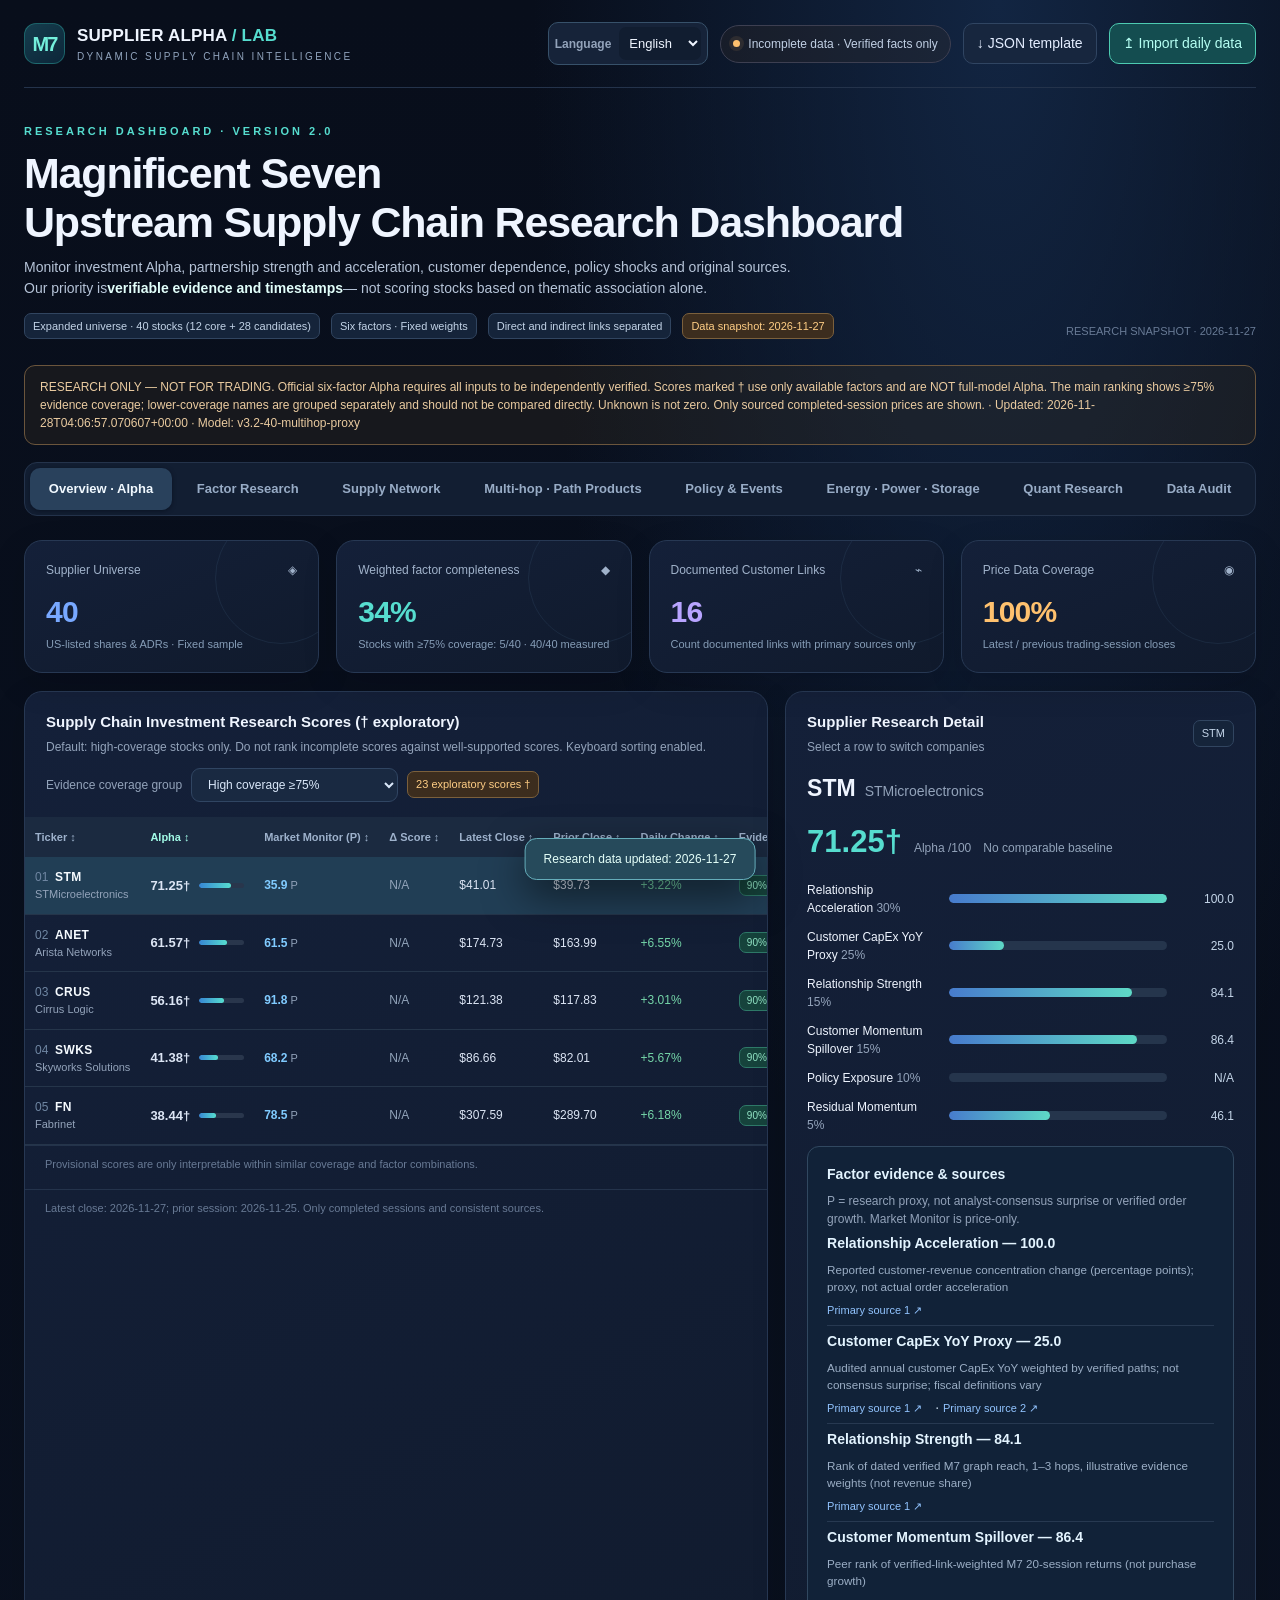
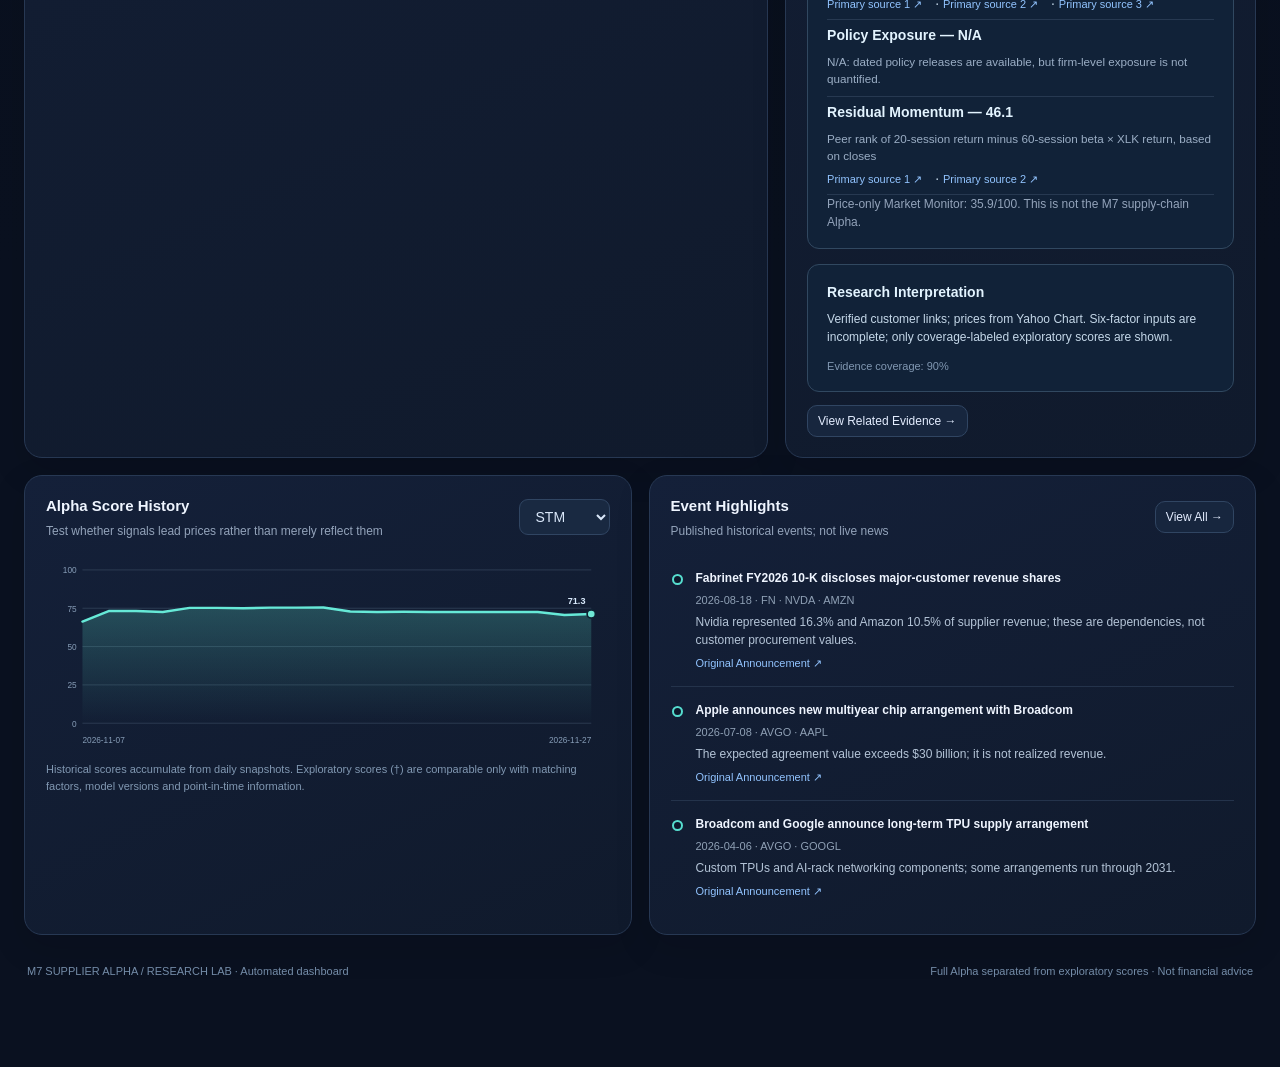
<file: index.html>
<!doctype html>
<html lang="en">
<head>
<meta charset="utf-8"><meta name="viewport" content="width=device-width, initial-scale=1, viewport-fit=cover">
<meta name="theme-color" content="#0b101d">
<title>M7 Supplier Alpha · Research Lab v2 — 单文件快照</title>
<link rel="stylesheet" href="quant-lab.css?v=quant1">
<style>
:root{--bg:#080d19;--panel:#111a2c;--panel2:#152138;--line:#24334b;--line2:#304562;--ink:#eff5ff;--muted:#93a3ba;--soft:#687a95;--cyan:#56ddcf;--blue:#78a8ff;--amber:#ffc16e;--red:#fb8193;--green:#75d6a9;--purp:#b8a4ff;--radius:18px}
*{box-sizing:border-box}html{scroll-behavior:smooth}body{margin:0;color:var(--ink);background:radial-gradient(ellipse at 78% 0%,#122542 0%,transparent 33%),linear-gradient(180deg,#080e1b,#0a1120 70%);font-family:Inter,-apple-system,BlinkMacSystemFont,"Segoe UI","PingFang SC","Microsoft YaHei",sans-serif;font-size:14px;line-height:1.5;min-height:100vh}button,input,select{font:inherit}button{cursor:pointer}a{color:#92c4ff;text-decoration:none}a:hover{text-decoration:underline}.shell{max-width:1540px;margin:auto;padding:0 24px 60px}.topbar{display:flex;align-items:center;justify-content:space-between;padding:22px 0;gap:20px;border-bottom:1px solid var(--line);flex-wrap:wrap}.brand{display:flex;align-items:center;gap:12px}.logo{width:41px;height:41px;border-radius:12px;display:grid;place-items:center;border:1px solid #3ad9c64d;background:linear-gradient(145deg,#153d4d,#0c2639);color:#73efdc;font-weight:800;font-size:20px;letter-spacing:-2px}.brand-title{font-size:17px;font-weight:750;letter-spacing:.2px}.brand-sub{font-size:10px;letter-spacing:2.4px;color:#91a4bd;text-transform:uppercase}.topright{display:flex;align-items:center;gap:12px;flex-wrap:wrap}.status{display:flex;align-items:center;gap:8px;font-size:12px;color:#c1d0e5;padding:9px 12px;border:1px solid #3d3f51;border-radius:99px;background:#3a2e2740}.dot{width:7px;height:7px;border-radius:50%;background:var(--amber);box-shadow:0 0 0 4px #ffc16e18}.btn{border:1px solid var(--line2);border-radius:10px;color:#e4edff;background:#17263e;padding:9px 13px;display:inline-flex;align-items:center;gap:7px;transition:.2s}.btn:hover{border-color:#7ba6d8;background:#213553}.btn.primary{border-color:#4dcbb1;background:#144d50;color:#b5fff3}.btn.small{padding:6px 10px;font-size:12px}.hero{padding:35px 0 26px;display:flex;align-items:end;justify-content:space-between;gap:24px;flex-wrap:wrap}.eyebrow{font-size:11px;color:var(--cyan);letter-spacing:3px;font-weight:700;text-transform:uppercase}.hero h1{font-size:clamp(27px,4vw,43px);letter-spacing:-1.2px;margin:9px 0 10px;line-height:1.14}.hero p{max-width:780px;color:#b6c4d8;margin:0;font-size:14px}.hero-meta{display:flex;flex-wrap:wrap;gap:11px;margin-top:14px}.tag{font-size:11px;color:#c2d3e7;border:1px solid #314560;background:#15243a;border-radius:7px;padding:4px 8px}.tag.warn{border-color:#7b603c;color:#ffce85;background:#3c2d1e}.mini-id{color:var(--soft);font-size:11px}.nav{display:flex;gap:6px;padding:5px;background:#121e32;border:1px solid var(--line);border-radius:13px;width:100%;max-width:100%;margin:6px 0 24px;overflow-x:auto;overflow-y:hidden}.nav button{border:0;background:transparent;color:#98acc6;border-radius:10px;white-space:nowrap;padding:11px 16px;font-weight:600;font-size:13px}.nav button.active{background:#29415c;color:#f1f9ff;box-shadow:0 1px 4px #02081380}.view{display:none}.view.active{display:block}.grid{display:grid;gap:17px}.metrics{grid-template-columns:repeat(4,minmax(0,1fr));margin-bottom:18px}.panel{background:linear-gradient(155deg,#142039,#101a2c);border:1px solid #273853;border-radius:var(--radius);min-width:0;box-shadow:0 12px 35px #03071124}.metric{padding:20px 21px;position:relative;overflow:hidden}.metric:before{content:"";position:absolute;right:-29px;top:-29px;border:1px solid #597ea624;width:130px;height:130px;border-radius:50%}.metric .k{font-size:12px;color:#a0b2ca;display:flex;align-items:center;justify-content:space-between;gap:10px}.metric .v{font-size:30px;font-weight:740;letter-spacing:-.8px;margin:10px 0 2px}.metric .sub{font-size:11px;color:#869db7}.metric .accent{color:var(--cyan)}.metric .blue{color:var(--blue)}.metric .amber{color:var(--amber)}.metric .purp{color:var(--purp)}.head{display:flex;align-items:center;justify-content:space-between;gap:12px;padding:19px 21px 15px;flex-wrap:wrap}.heading{font-size:15px;font-weight:750}.subtitle{font-size:12px;color:var(--muted);margin-top:4px}.bodypad{padding:0 21px 20px}.two{grid-template-columns:minmax(0,1.58fr) minmax(320px,1fr)}.half{grid-template-columns:repeat(2,minmax(0,1fr))}.three{grid-template-columns:repeat(3,minmax(0,1fr))}.muted{color:var(--muted)}.small{font-size:12px}.tiny{font-size:11px}.notice{padding:12px 15px;border:1px solid #6b553c;background:#3b2e204d;color:#eacba0;border-radius:11px;font-size:12px;margin:0 0 17px}.tablewrap{overflow:auto}.table{width:100%;border-collapse:collapse;white-space:nowrap;font-size:12px}.table th{background:#1b2a40;color:#9eb2cc;text-align:left;font-size:11px;font-weight:600;padding:12px 10px;cursor:pointer}.table th:hover{color:white}.table td{border-bottom:1px solid #25354a;padding:11px 10px;color:#dce5f4}.table tbody tr{cursor:pointer;transition:.15s}.table tbody tr:hover{background:#21304b}.table tbody tr.selected{background:#213e55}.ticker{font-weight:800;letter-spacing:.4px;color:#f6fbff}.rank{color:#7087a3}.pill{display:inline-block;border-radius:7px;background:#16433c;border:1px solid #2e7968;color:#93e5c6;font-size:10px;padding:2px 7px}.pill.m{background:#483c24;border-color:#82653d;color:#f2d18e}.pill.u{background:#283347;border-color:#43536d;color:#99afcb}.score{display:flex;align-items:center;gap:9px}.score strong{min-width:24px;font-size:13px}.bar{flex:1;height:5px;border-radius:99px;background:#29364c;min-width:45px;overflow:hidden}.bar>i{display:block;height:100%;background:linear-gradient(90deg,#3786d4,#56decf);border-radius:99px}.pos{color:var(--green)!important}.neg{color:var(--red)!important}.neutral{color:#92a4ba!important}.r{text-align:right!important}.sectionnote{font-size:11px;color:var(--soft);padding:10px 20px 16px;border-top:1px solid var(--line);line-height:1.55}.pick{border:1px solid var(--line2);padding:8px 12px;border-radius:9px;background:#192941;color:#dae8fa;outline:none;max-width:100%}.pick:focus{border-color:#7ab7eb}.stack{display:flex;align-items:center;gap:8px;flex-wrap:wrap}.detail-title{display:flex;align-items:baseline;gap:9px}.detail-title strong{font-size:23px}.sixrows{display:grid;gap:11px}.factor-row{display:grid;grid-template-columns:130px 1fr 55px;align-items:center;gap:12px;font-size:12px}.factor-track{height:9px;background:#25354c;border-radius:99px;overflow:hidden}.factor-track>i{display:block;height:100%;background:linear-gradient(90deg,#477bcd,#5ed9c6);border-radius:99px}.factor-row .num{text-align:right;color:#c4d5e8}.eventitem{display:flex;gap:12px;position:relative;padding:14px 0;border-bottom:1px solid var(--line)}.eventitem:last-child{border:0}.eventmarker{width:11px;height:11px;flex-shrink:0;border-radius:50%;border:2px solid var(--cyan);margin:5px 1px;background:#0d182b}.eventtitle{font-size:12px;font-weight:650}.eventdate{font-size:11px;color:#8fa0b5;margin-top:5px}.eventdesc{font-size:12px;color:#b4c4d7;margin-top:5px}.btnlink{color:#8eceff;background:none;border:0;padding:0;font-size:11px;cursor:pointer}.legend{display:flex;gap:16px;flex-wrap:wrap;font-size:11px;color:#a0b2c9}.legend span{display:flex;align-items:center;gap:6px}.sq{width:9px;height:9px;border-radius:3px;display:inline-block}.trend{width:100%;height:auto;display:block}.axis{stroke:#314058;stroke-width:1}.axistext{font-size:10px;fill:#879db7}.chartlabel{fill:#d9eafc;font-size:11px;font-weight:650}.foot{display:flex;align-items:center;justify-content:space-between;gap:15px;flex-wrap:wrap;color:#748ca8;font-size:11px;padding:28px 3px}.networkSvg{width:100%;display:block;height:auto;min-height:320px}.networkhint{color:var(--muted);font-size:12px;margin-top:12px}.heatmap{overflow:auto}.heatmap table{width:100%;min-width:850px;border-collapse:separate;border-spacing:4px}.heatmap th{font-size:11px;color:#9fb4ce;padding:7px;font-weight:600}.heatmap td{padding:10px 8px;text-align:center;border-radius:7px;font-weight:680;font-size:12px;color:#fff}.heatmap td:first-child{text-align:left;background:#1d2a3c;color:#e0edff}.largecallout{border:1px solid #314860;border-radius:12px;background:#112238;padding:17px 19px;color:#c5d8e9;margin-top:15px}.largecallout strong{display:block;color:#e3f4ff;margin-bottom:7px}.insightlist{display:grid;gap:10px}.insight{border:1px solid var(--line);border-radius:12px;padding:12px 14px;background:#17253a}.insight .lt{color:#9ab0c9;font-size:11px}.insight strong{font-size:12px;display:block;margin:4px 0}.filterrow{display:flex;align-items:center;gap:9px;flex-wrap:wrap}.toggle{display:flex;align-items:center;gap:7px;color:#a8bfd6;font-size:12px}.policy{border:1px solid #2d4058;border-radius:12px;padding:16px;margin-bottom:12px;background:#14233a}.policy .phead{display:flex;justify-content:space-between;align-items:center;gap:10px;flex-wrap:wrap}.policy .pname{font-size:14px;font-weight:700}.policy .pdesc{color:#b0c5dc;font-size:12px;margin-top:9px}.policy .pmeta{color:#86a1bc;font-size:11px;margin-top:9px}.sources{display:grid;gap:8px}.source{background:#16243a;border:1px solid #2c4058;padding:12px 14px;border-radius:10px}.source a{font-size:12px;font-weight:650}.source small{display:block;color:#9baec5;margin-top:4px;line-height:1.55}.auditrow{display:flex;justify-content:space-between;gap:16px;border-bottom:1px solid #293a51;padding:13px 0;font-size:12px}.auditrow:last-child{border:0}.auditrow span{color:#a4b6cb}.code{font-family:ui-monospace,SFMono-Regular,Menlo,monospace;font-size:12px;color:#9ee7dc;background:#0b1b29;border:1px solid #254357;border-radius:9px;padding:12px;white-space:pre-wrap;overflow-wrap:anywhere}.empty{color:#a5bad2;border:1px dashed #40536f;border-radius:12px;padding:24px 16px;text-align:center;font-size:13px;background:#142035}.footerline{font-size:11px;color:#8198b2;margin-top:12px}.fileinput{display:none}.topaction{white-space:nowrap}.hide{display:none!important}#toast{position:fixed;bottom:20px;left:50%;transform:translateX(-50%);background:#264a5b;color:#e4fff9;border:1px solid #65adba;box-shadow:0 15px 40px #0008;padding:11px 18px;border-radius:12px;z-index:100;font-size:12px;display:none;max-width:90vw}.critical{color:var(--amber)}
@media(max-width:1050px){.metrics{grid-template-columns:repeat(2,minmax(0,1fr))}.two{grid-template-columns:1fr}.three{grid-template-columns:1fr 1fr}.networkSvg{min-height:0}.topbar{padding:16px 0}.hero{padding:27px 0 20px}}
@media(max-width:640px){.shell{padding:0 12px 40px}.topbar{gap:12px}.brand-title{font-size:14px}.brand-sub{font-size:9px;letter-spacing:1.6px}.topright{width:100%;justify-content:space-between}.hero h1{font-size:28px}.hero p{font-size:12px}.nav{width:100%;max-width:100%;margin:5px 0 15px}.nav button{padding:10px 13px;font-size:12px}.grid{gap:12px}.metric{padding:15px 14px}.metric .v{font-size:25px}.panel{border-radius:13px}.head{padding:15px 13px 12px}.bodypad{padding:0 13px 14px}.half,.three{grid-template-columns:1fr}.factor-row{grid-template-columns:108px 1fr 46px;gap:8px;font-size:11px}.table th,.table td{padding:10px 8px}.notice{font-size:11px}.networkSvg{min-height:220px}.logo{width:36px;height:36px}.metric .sub{font-size:10px}}

/* Desktop narrow-window navigation and accessible table sort controls. */
@media(max-width:1280px) and (min-width:681px){.nav{flex-wrap:wrap;overflow:visible}.nav button{flex:1 1 auto}}
.ranking-controls{display:flex;align-items:center;flex-wrap:wrap;gap:9px}
.ranking-controls label{font-size:12px;color:var(--muted)}
.ranking-controls .pick{max-width:230px;font-size:12px}
#ranking th[data-sort] button{appearance:none;background:transparent;border:0;color:inherit;font:inherit;cursor:pointer;white-space:nowrap;padding:0}
#ranking th[data-sort] button:hover,#ranking th[data-sort] button:focus-visible{color:var(--cyan);text-decoration:underline}
#ranking tr[data-ticker]:focus-visible,.nav button:focus-visible{outline:2px solid var(--cyan);outline-offset:-2px}
#ranking tr.coverage-heading td{background:#1d3149;color:#a9e0d5;font-weight:700;font-size:12px;letter-spacing:.02em;border-top:1px solid #46677d}
#ranking .limited-score{opacity:.7}
#ranking th[aria-sort="ascending"] button,#ranking th[aria-sort="descending"] button{color:#a2fbe7}
/* Research infrastructure taxonomy — independent from the six-factor Alpha. */
.infra-tabs{display:flex;gap:8px;flex-wrap:wrap;margin:15px 0}
.infra-filter{border:1px solid var(--line2);background:#162238;color:var(--ink);padding:10px 16px;border-radius:10px;font:inherit;cursor:pointer}
.infra-filter.active{border-color:var(--cyan);color:var(--cyan);background:#143239}
.infra-grid{display:grid;grid-template-columns:repeat(3,minmax(0,1fr));gap:14px}
.infra-tile{background:var(--panel);border:1px solid var(--line);border-radius:var(--radius);padding:19px;min-height:132px}
.infra-tile .infra-name{color:var(--muted);font-size:13px}.infra-tile .infra-count{font-size:32px;font-weight:800;margin:8px 0}
.infra-tile small{color:var(--muted);line-height:1.5}
.infra-table{width:100%;border-collapse:collapse;min-width:680px}
.infra-table th,.infra-table td{padding:13px 12px;border-bottom:1px solid var(--line);font-size:13px;text-align:left;vertical-align:top}
.infra-table th{color:var(--muted);font-weight:600}
.infra-state{display:inline-block;padding:4px 8px;border-radius:7px;background:#183e37;color:#8bedd0;font-size:11px;font-weight:650}
.infra-unknown{background:#29344b;color:#a7b4c9}
.infra-detail{background:#102037;border:1px solid var(--line);padding:16px;border-radius:12px;margin-top:14px;line-height:1.65}
.infra-detail a{color:var(--cyan);overflow-wrap:anywhere}
.infra-hint{color:var(--muted);font-size:12px;line-height:1.65}
@media (max-width:760px){.infra-grid{grid-template-columns:1fr}}

.language-switch{display:inline-flex;align-items:center;gap:8px;white-space:nowrap;padding:4px 6px;border-radius:10px;background:#162339;border:1px solid #37516a}
.language-switch .language-label{font-size:12px;color:var(--muted);font-weight:600}
#m7Language{background:#111d30;border:0;color:var(--ink);font:inherit;font-size:13px;padding:8px 6px;border-radius:7px;max-width:122px;cursor:pointer}
#m7Language:focus-visible{outline:2px solid var(--cyan);outline-offset:2px}
@media(max-width:700px){.language-label{display:none}.language-switch{padding:2px}#m7Language{max-width:92px;font-size:12px}}

/* Interactive neural supply graph — Canvas GPU-friendly presentation. */
.g-explorer{position:relative;isolation:isolate;overflow:hidden;background:linear-gradient(135deg,#101d34,#0b162a);border:1px solid #294868;border-radius:18px;margin:8px 0 18px;box-shadow:inset 0 0 65px #0c234d55,0 25px 55px #0004}
.g-explorer:before{content:"";pointer-events:none;position:absolute;inset:-40%;background:radial-gradient(circle at 45% 48%,#254b8a28,transparent 40%);z-index:-1}
.g-toolbar{position:relative;z-index:3;display:flex;gap:16px;justify-content:space-between;align-items:center;padding:18px 18px;background:#0d192bef;border-bottom:1px solid #29415c;flex-wrap:wrap}
.g-titlebox{display:flex;flex-direction:column;gap:3px;min-width:0}
.g-kicker{font-size:10px;letter-spacing:2px;color:#7394b7;font-weight:750}
.g-live-dot{display:inline-block;height:5px;width:5px;border-radius:50%;background:#46e6d0;box-shadow:0 0 11px #46e6d0;margin:0 7px;vertical-align:middle}
#gHeader{font-size:20px;font-weight:800;letter-spacing:.2px;background:linear-gradient(95deg,#e0f1ff,#75e9da);-webkit-background-clip:text;background-clip:text;color:transparent}
#gSub{font-size:11px;color:#8aa2c0}
.g-controls{display:flex;align-items:center;gap:7px;flex-wrap:wrap}
.g-search{width:194px;background:#152840;color:#e4f3ff;border:1px solid #34516d;border-radius:8px;padding:9px 11px;font-size:12px;outline:none}
.g-search:focus{border-color:#51d7d5;box-shadow:0 0 0 2px #51d7d52a}
.g-btn{background:#1b2e47;color:#cde5fc;border:1px solid #375473;border-radius:8px;padding:8px 11px;font-size:12px;font-weight:650;white-space:nowrap}
.g-btn:hover,.g-zoom button:hover{border-color:#5decd8;color:#a9fff2;background:#203e55}
.g-stage{display:grid;grid-template-columns:minmax(0,1fr) 278px;min-height:610px}
.g-viewport{position:relative;min-width:0;min-height:610px;overflow:hidden;background:#061022}
.g-viewport canvas{width:100%;height:610px;display:block;cursor:grab;touch-action:none;outline:none}
.g-viewport canvas:focus-visible{outline:2px solid #60e8d9;outline-offset:-3px}
.g-tooltip{position:absolute;z-index:5;pointer-events:none;min-width:120px;max-width:220px;background:#172b48ee;border:1px solid #5998b4;box-shadow:0 10px 25px #000a;border-radius:8px;padding:9px 12px;color:white}
.g-tooltip[hidden]{display:none}
.g-tooltip strong,.g-tooltip small{display:block}.g-tooltip small{font-size:11px;color:#a3bfd8;margin-top:4px}
.g-floating{position:absolute;left:16px;top:16px;display:flex;gap:8px;pointer-events:none}
.g-stat{background:#13223cd9;border:1px solid #2e4b6d;backdrop-filter:blur(12px);border-radius:8px;padding:7px 11px;display:flex;flex-direction:column;min-width:65px}
.g-stat strong{color:#e4f7ff;font-size:18px;font-weight:800;line-height:1.2}
.g-stat small{font-size:8px;color:#93b0cd;letter-spacing:1.2px}
.g-zoom{position:absolute;right:14px;bottom:18px;display:grid;gap:5px}.g-zoom button{height:32px;width:32px;font-size:17px;color:#d4e8f7;background:#172943d9;border:1px solid #385575;border-radius:7px}
.g-side{background:linear-gradient(#111e32,#0b172a);border-left:1px solid #2e455e;min-width:0;display:flex;flex-direction:column}
.g-sidehead{display:flex;align-items:center;justify-content:space-between;gap:5px;padding:16px 14px;border-bottom:1px solid #233950;color:#99c2da;font-size:11px}
.g-side-pulse{color:#6cdec9;font-size:9px;letter-spacing:.8px}
.g-insight{padding:15px;flex:1;min-height:290px;max-height:490px;overflow:auto}
.g-placeholder{margin:50px 0 20px;text-align:center;color:#a7bdd6}.g-placeholder strong{display:block;color:#ddf4ff;font-size:14px}
.g-placeholder p{font-size:12px;line-height:1.6}.g-orb{display:block;margin:auto auto 20px;font-size:52px;color:#52dfd2;text-shadow:0 0 22px #52dfd2}
.g-insight-header{display:flex;justify-content:space-between;align-items:center;gap:10px}
.g-insight-header h3{margin:3px 0;color:#f5fdff;font-size:29px}
.g-insight-name{font-size:11px;color:#9fb5cb}
.g-icon-badge{font-size:11px;padding:8px 10px;color:#91f7eb;border:1px solid #327a77;border-radius:9px;background:#15433f}
.g-scoreline{display:flex;justify-content:space-between;gap:10px;padding:13px 0;margin:15px 0;border-block:1px solid #2a4159;font-size:12px;color:#9cb9d1}.g-scoreline strong{font-size:19px;color:#79eddd}
.g-section-title{font-size:11px;font-weight:700;color:#85aaca;text-transform:uppercase;letter-spacing:.7px;margin:17px 0 9px}
.g-path-list{display:grid;gap:6px;max-height:220px;overflow:auto}
.g-path-entry{display:flex;justify-content:space-between;gap:8px;align-items:center;background:#182941;color:#d8ecff;text-align:left;border:1px solid #2c4661;border-radius:7px;font-size:11px;padding:9px 8px;cursor:pointer}
.g-path-entry span{overflow:hidden;text-overflow:ellipsis;white-space:nowrap}
.g-path-entry b{font-variant-numeric:tabular-nums;color:#7fe9de}
.g-path-entry.active,.g-path-entry:hover{border-color:#64decf;background:#1c4250}
.g-proof{margin-top:13px;padding:12px;border-radius:9px;background:#162b43;border:1px solid #38637b;font-size:12px;line-height:1.6}
.g-proof small{display:block;font-size:11px;color:#a5bad0;margin:8px 0}
.g-proof a{display:block;overflow-wrap:anywhere;font-size:11px;margin-top:8px;color:#7bdcff}
.g-empty-info{font-size:12px;color:#91a6bd;line-height:1.7}
.g-options{display:flex;gap:15px;flex-wrap:wrap;padding:14px;border-top:1px solid #273c53}
.g-check{display:flex;gap:6px;align-items:center;font-size:11px;color:#b0c9dc;cursor:pointer}.g-check input{accent-color:#60e3d1}
.g-disclaimer{font-size:10px;color:#7998b1;padding:0 14px 12px;line-height:1.5}
.g-foot{display:flex;justify-content:space-between;align-items:center;flex-wrap:wrap;gap:12px;padding:12px 16px;background:#102039;border-top:1px solid #284364;font-size:11px;color:#9eb9d1}
.g-foot>span:last-child{display:flex;flex-wrap:wrap;gap:8px;align-items:center}
.g-key{display:inline-block;height:8px;width:8px;border-radius:50%;box-shadow:0 0 6px currentColor}
.g-explorer:not(.g-ready){display:none}
@media(max-width:1100px){.g-stage{grid-template-columns:minmax(0,1fr) 235px}.g-controls{gap:5px}.g-search{width:165px}}
@media(max-width:780px){.g-toolbar{padding:12px}.g-controls{width:100%}.g-search{flex:1;min-width:120px}.g-stage{grid-template-columns:1fr}.g-viewport{min-height:450px}.g-viewport canvas{height:450px}.g-side{border-left:0;border-top:1px solid #2e455e}.g-insight{min-height:130px;max-height:320px}.g-floating{left:10px;top:10px}.g-stat{padding:6px;min-width:52px}.g-titlebox strong{font-size:17px}.g-foot{padding:11px}}
@media(prefers-reduced-motion:reduce){.g-live-dot{box-shadow:none}.g-explorer *{scroll-behavior:auto!important}}

.g-monitor{color:#80cbff}.factor-evidence-row{padding:5px 0;border-bottom:1px solid #273951}.factor-evidence-row small{display:block;margin:3px 0;color:#9baec5}.factor-evidence-row a{margin-right:9px;font-size:11px}
</style>
</head>
<body>
<div class="shell">
<header class="topbar">
 <div class="brand"><div class="logo">M7</div><div><div class="brand-title">SUPPLIER ALPHA <span style="color:var(--cyan)">/ LAB</span></div><div class="brand-sub">DYNAMIC SUPPLY CHAIN INTELLIGENCE</div></div></div>
 <div class="topright"><label class="language-switch" for="m7Language"><span class="language-label">Language</span><select id="m7Language" aria-label="Dashboard language"><option value="en">English</option><option value="zh-CN">中文</option><option value="fr">Français</option><option value="es">Español</option><option value="ja">日本語</option></select></label><span class="status"><i class="dot"></i><span id="modeLabel">数据管道连接中 · 历史证据已标注</span></span><button class="btn topaction" id="downloadTemplate">↓ JSON 模板</button><label for="jsonFile" class="btn primary topaction">↥ 导入日报数据</label><input id="jsonFile" class="fileinput" type="file" accept=".json,application/json"></div>
</header>
<section class="hero"><div><div class="eyebrow">Research dashboard · Version 2.0</div><h1>Magnificent Seven<br>上游供应链研究看板</h1><p>同时追踪投资 Alpha、合作强度与变化速度、客户收入依赖、政策冲击和原始证据。重点是<strong style="color:#e2fffb">可核验性和时间戳</strong>，不是仅凭概念关联给股票打分。</p><div class="hero-meta"><span class="tag">扩展研究池 · 40家（12核心 + 28候选）</span><span class="tag">六因子 · 固定权重</span><span class="tag">直接关系 / 二级关系分层</span><span class="tag warn" id="asOfTag">展示模式：模拟分数</span></div></div><div class="mini-id">RESEARCH SNAPSHOT · <span id="snapshotDate">2026-11-07</span></div></section>
<div class="notice" id="disclaimer"><b>研究演示模式：</b>下方 Alpha、因子和趋势分数均为虚构示例，不能用于交易；收盘价留空，不编造价格。关系与政策页面部分示例链接来自公开公司公告、SEC与政府文件，均注明历史日期。导入真实的、带来源的每日 JSON 后，才可作为正式数据看板使用。</div>
<nav class="nav" id="tabs" aria-label="看板导航"><button data-tab="overview" class="active">总览 · Alpha</button><button data-tab="factors">因子研究</button><button data-tab="network">供应链网络</button><button data-tab="paths">多跳 · 路径乘积</button><button data-tab="events">政策与事件</button><button data-tab="infrastructure">能源 · 电力 · 储能</button><button data-tab="quant">Quant Research</button><button data-tab="audit">数据审计</button></nav>
<main>
<section id="overview" class="view active">
 <div class="grid metrics"><div class="panel metric"><div class="k">固定供应商池 <span>◈</span></div><div class="v blue" id="kpiUniverse">12</div><div class="sub">美股及美股交易 ADR · 比较样本不变</div></div><div class="panel metric"><div class="k">加权因子覆盖完整度 <span>◆</span></div><div class="v accent" id="kpiScore">—</div><div class="sub" id="kpiScoreSub">证据覆盖率统计，不是 Alpha 预测值</div></div><div class="panel metric"><div class="k">有证据的客户关系 <span>⌁</span></div><div class="v purp" id="kpiEdges">—</div><div class="sub">仅统计附原始网址的明确关系</div></div><div class="panel metric"><div class="k">价格数据完整度 <span>◉</span></div><div class="v amber" id="kpiPrice">0%</div><div class="sub">当前 / 前一交易日正式收盘价</div></div></div>
 <div class="grid two"><div class="panel"><div class="head"><div><div class="heading">供应链投资观察评分（†为探索性）</div><div class="subtitle">默认只看高覆盖样本；低覆盖分数与高覆盖样本不可直接混合排名。支持键盘排序。</div></div><div class="ranking-controls"><label for="coverageFilter">证据覆盖组</label><select id="coverageFilter" class="pick" aria-label="按因子证据覆盖率分组"></select><span class="tag warn" id="scoreMode">模拟评分</span></div></div><div class="tablewrap"><table class="table" id="ranking"><thead><tr><th data-sort="ticker">股票 ↕</th><th data-sort="alpha">Alpha ↕</th><th data-sort="monitor_score" title="Price-only indicator, NOT supply-chain Alpha">Market Monitor (P) ↕</th><th data-sort="delta">Δ分数 ↕</th><th data-sort="close">最新收盘价 ↕</th><th data-sort="previous_close">前收盘价 ↕</th><th data-sort="pct_change">日涨跌 ↕</th><th data-sort="coverage">证据覆盖 ↕</th></tr></thead><tbody id="rankingBody"></tbody></table></div><div class="sectionnote" id="monitorNote">P = price-only market monitoring score (0–100), NOT the M7 supplier Alpha. Annual client CapEx and revenue-share changes are labeled research proxies.</div><div class="sectionnote" id="priceDates">价格日期：尚未导入真实数据。日涨跌按最近两个已完成的交易日计算。</div></div>
 <div class="panel"><div class="head"><div><div class="heading">供应商研究卡</div><div class="subtitle">可点击排行榜切换公司</div></div><span class="tag" id="selectionTag">AVGO</span></div><div class="bodypad"><div class="detail-title"><strong id="selectedTicker">AVGO</strong><span class="muted" id="selectedName">Broadcom</span></div><div style="display:flex;align-items:baseline;gap:12px;margin:14px 0 15px"><span style="font-size:31px;font-weight:750;color:var(--cyan)" id="selectedScore">—</span><span class="small muted">Alpha /100</span><span class="small" id="selectedDelta"></span></div><div class="sixrows" id="factorMini"></div><div class="largecallout" id="factorEvidence" style="margin-top:12px"><strong>Factor evidence &amp; sources</strong><div class="small muted">Select a stock to see the source of each factor.</div></div><div class="largecallout"><strong>研究解释</strong><div id="selectedExplain" class="small">这是演示数据中的分数解释框。真实日报导入后，展示源自证据的变化及原因。</div><div class="footerline" id="selectedCoverage">证据覆盖：—</div></div><button class="btn small" style="margin-top:13px" id="jumpEvidence">查看相关证据 →</button></div></div></div>
 <div class="grid half" style="margin-top:17px"><div class="panel"><div class="head"><div><div class="heading">Alpha 分数历史</div><div class="subtitle">检验因子是否领先股价，而不是只反映价格变化</div></div><select class="pick" id="trendSelector"></select></div><div class="bodypad"><div id="trendChart"></div><div class="footerline" id="trendNote">演示趋势，非历史真实评分。</div></div></div><div class="panel"><div class="head"><div><div class="heading">事件速览</div><div class="subtitle">已公开的历史事件，非实时新闻</div></div><button class="btn small" data-goto="events">查看全部 →</button></div><div class="bodypad" id="eventPreview"></div></div></div>
</section>
<section id="factors" class="view"><div class="grid half"><div class="panel"><div class="head"><div><div class="heading">横截面因子热力图</div><div class="subtitle">数值范围 0–100；基于公开数据、可审计的点时计算数据</div></div></div><div class="bodypad heatmap" id="factorHeatmap"></div></div><div class="panel"><div class="head"><div><div class="heading">因子贡献拆分</div><div class="subtitle">贡献 = 因子分数 × 固定权重；不代表收益贡献</div></div><select class="pick" id="factorSelector"></select></div><div class="bodypad"><div id="contribChart"></div><div class="largecallout"><strong>研究假设</strong>关系加速度（30%）与客户资本开支冲击（25%）能否在控制市值、行业和价格动量后预测未来收益？建议保留 5 / 20 / 60 个交易日的样本外标签，并严格控制信息发布日期。</div></div></div></div><div class="panel" style="margin-top:17px"><div class="head"><div><div class="heading">固定因子方法与权重</div><div class="subtitle">跨日不得无说明地调整权重或标准化口径</div></div></div><div class="bodypad" id="weightCards"></div></div></section>
<section id="paths" class="view">
  <div class="panel">
    <div class="head"><div><div class="heading">多层供应链 · 路径乘积模型</div><div class="subtitle">有向网络：供应商 → 一级 / 二级供应商 → M7客户 · 支持1至3跳证据链</div></div><span class="tag">Graph v3</span></div>
    <div class="bodypad">
      <div class="largecallout"><strong>路径计算</strong><div style="margin-top:9px;font-family:monospace">w(path) = (各段证据权重乘积) × 0.70^(跳数−1)</div>
      <div class="small" style="margin-top:8px">二跳及三跳采用路径权重乘积和每额外一跳 0.70 折扣。权重是<strong>定性关系证据代理值</strong>，不是实际采购金额比例、Pearson相关系数或收益传导概率。共享路径不能视作独立事件。</div></div>
      <div class="grid three" style="margin-top:16px">
        <div class="panel metric"><div class="k">上市研究样本</div><div class="v blue" id="graphUniverse">40</div><div class="sub">12核心 + 28候选</div></div>
        <div class="panel metric"><div class="k">已核验网络边</div><div class="v accent" id="graphEdges">—</div><div class="sub">仅使用来源和披露日期齐备的边</div></div>
        <div class="panel metric"><div class="k">可计算的两跳路径</div><div class="v purp" id="graphTwoHop">—</div><div class="sub">暂不把未知关系视为0</div></div>
      </div>
      <div class="filterrow" style="margin-top:18px">
        <select class="pick" id="pathSupplier"><option value="all">全部供应商</option></select>
        <select class="pick" id="pathHops"><option value="all">直接 + 二级路径</option><option value="1">仅一级直接路径</option><option value="2">仅二级乘积路径</option><option value="3">仅三级乘积路径</option></select>
        <select class="pick" id="pathCustomer"><option value="all">全部 M7 客户</option></select>
      </div>
      <div class="tablewrap"><table class="table"><thead><tr>
        <th>起点供应商</th><th>路径</th><th>目标七巨头</th><th>跳数</th><th>证据路径权重</th><th>核验</th>
      </tr></thead><tbody id="pathRows"></tbody></table></div>
      <div id="pathSelected" class="infra-detail">点击路径查看来源与各段乘积解释；支持 UCTT → AMAT / LRCX → TSM → NVDA。</div>
      <p class="infra-hint">说明：暂无核验路径的候选公司在该网络中标注 Unknown，并非实际没有 M7 间接收入。图网络指标与原始12股 v2 评分不直接可比。</p>
    </div>
  </div>
  <div class="panel" style="margin-top:17px"><div class="head"><div><div class="heading">40家公司 · 网络可达性</div><div class="subtitle">按已核验路径的累积代理强度排序，非业务收入规模排名</div></div></div><div class="tablewrap"><table class="table"><thead><tr><th>股票</th><th>行业环节</th><th>直接客户</th><th>二级客户</th><th>可核验路径数</th><th>关联代理指数</th></tr></thead><tbody id="pathCoverageRows"></tbody></table></div></div>
</section><section id="network" class="view"><div class="panel"><div class="head"><div><div class="heading">七巨头 × 上游供应商二部图</div><div class="subtitle">左：M7客户；右：供应商。连线代表披露的客户 / 供应关系，非采购金额比例。</div></div><div class="filterrow"><select id="networkFilter" class="pick"><option value="all">全部供应商</option></select><label class="toggle"><input type="checkbox" id="verifiedOnly" checked>只看有来源关系</label></div></div><div class="bodypad"><div class="g-explorer" id="graphExplorer">
  <div class="g-toolbar">
    <div class="g-titlebox"><div class="g-kicker">GRAPH INTELLIGENCE <span class="g-live-dot"></span> EVIDENCE-GROUNDED</div><strong id="gHeader">NEURAL SUPPLY GRAPH</strong><small id="gSub">Verified supplier → customer links · evidence-weighted only</small></div>
    <div class="g-controls">
      <input id="gSearch" class="g-search" type="search" placeholder="Search ticker or company…" aria-label="Search graph nodes">
      <button type="button" class="g-btn" id="gFit" title="Fit graph">Fit</button>
      <button type="button" class="g-btn" id="gLayout" title="Switch graph layout">Orbit</button>
      <button type="button" class="g-btn" id="gClear" title="Clear focus">Clear focus</button>
    </div>
  </div>
  <div class="g-stage">
    <div class="g-viewport" id="gViewport"><canvas id="graphCanvas" role="img" aria-label="Interactive supplier graph with nodes and documented directed supply links" tabindex="0"></canvas>
      <div id="gTooltip" class="g-tooltip" hidden></div>
      <div class="g-floating">
        <div class="g-stat"><strong id="gNodeTotal">47</strong><small id="gNodesLabel">NODES</small></div>
        <div class="g-stat"><strong id="gEdgeTotal">—</strong><small id="gEdgesLabel">EDGES</small></div>
        <div class="g-stat"><strong id="gPathTotal">—</strong><small id="gPathsLabel">PATHS</small></div>
      </div>
      <div class="g-zoom"><button type="button" id="gPlus" aria-label="Zoom in">+</button><button type="button" id="gMinus" aria-label="Zoom out">−</button></div>
    </div>
    <aside class="g-side"><div class="g-sidehead"><span id="gModel">v3</span><span class="g-side-pulse">● <span id="gLiveLabel">INTERACTIVE GRAPH</span></span></div><div id="gInsight" class="g-insight" aria-live="polite"><div class="g-placeholder">Select a node to trace its supply paths.</div></div>
      <div class="g-options">
        <label class="g-check"><input id="gAll" type="checkbox"><span id="gAllLabel">Show all 47 nodes</span></label>
        <label class="g-check"><input id="gFlow" type="checkbox" checked><span id="gFlowLabel">Flow</span></label>
      </div>
      <p id="gNote" class="g-disclaimer">Evidence proxy weights are not correlations, procurement percentages or return probabilities.</p>
    </aside>
  </div>
  <div class="g-foot"><span id="gHint">Drag nodes · scroll to zoom · click to trace paths</span><span><i class="g-key" style="background:#86aaff"></i> M7 <i class="g-key" style="background:#48ead2"></i> Tier 1 <i class="g-key" style="background:#ae94ff"></i> Tier 2 <i class="g-key" style="background:#ffbf74"></i> Tier 3</span></div>
</div><svg id="networkSvg" class="networkSvg" viewBox="0 0 980 1490" aria-label="七巨头供应链网络图"></svg><div class="legend"><span><i class="sq" style="background:#7fa6fa"></i>七巨头</span><span><i class="sq" style="background:#54ddcb"></i>供应商</span><span><i class="sq" style="background:#88c9e1"></i>已公开披露</span><span><i class="sq" style="background:#53637a"></i>待验证，不参与有效关系统计</span></div><p class="networkhint">提示：点击关系边查看来源；选择供应商高亮相连客户。尚未披露金额的边不推断供货份额；多重关系强度不能简单使用边数替代。</p></div></div><div class="grid half" style="margin-top:17px"><div class="panel"><div class="head"><div><div class="heading">关系证据明细</div><div class="subtitle">披露时点、收入份额、合同金额和证据来源严格分列</div></div></div><div class="bodypad" id="relationshipEvidence"></div></div><div class="panel"><div class="head"><div><div class="heading">网络模型约束</div><div class="subtitle">避免关系图推断中常见的数据污染</div></div></div><div class="bodypad"><div class="insightlist"><div class="insight"><div class="lt">时间约束</div><strong>只有公开日期 ≤ 信号构建日期，关系才可以进入对应历史截面。</strong></div><div class="insight"><div class="lt">数值约束</div><strong>16.3% 客户收入 ≠ 采购金额；最高 60 亿美元 ≠ 实际实现收入。</strong></div><div class="insight"><div class="lt">层级约束</div><strong>直接合同、代工、二级供应、生态暴露要分层建模，不计作同类边。</strong></div><div class="insight"><div class="lt">缺失机制</div><strong>未披露关系应为 Unknown，不应直接填 0。</strong></div></div></div></div></div></section>
<section id="events" class="view"><div class="grid two"><div class="panel"><div class="head"><div><div class="heading">合作与合同事件库</div><div class="subtitle">原始公告｜日期｜涉及股票｜潜在因子作用</div></div><select id="eventType" class="pick"><option value="all">全部事件</option><option value="contract">合同与供应</option><option value="investment">战略投资</option><option value="filing">财报披露</option></select></div><div class="bodypad" id="allEvents"></div></div><div class="panel"><div class="head"><div><div class="heading">政策观察台</div><div class="subtitle">发布日期、法律生效日及影响范围分开记录</div></div></div><div class="bodypad" id="allPolicies"></div></div></div></section>

<section id="infrastructure" class="view">
  <div class="panel">
    <div class="head"><div><div class="heading">能源 · 电力 · 储能：三维研究属性</div>
      <div class="subtitle">以原始产品与公开披露为依据的供应链分类 · 与原有 Alpha 模型独立</div></div><span class="tag">分类 v1.0</span>
    </div>
    <div class="bodypad">
      <div class="infra-grid" id="infraSummary"></div>
      <p class="infra-hint">口径：能源 = 发电与供能端；电力 = 输配电、关键供电与电力转换；储能 = 电池/BESS/备用储能系统。储能不等于 HBM、DRAM、SSD 数据存储；未验证不是零暴露。</p>
      <div class="infra-tabs" id="infraFilters">
        <button class="infra-filter active" type="button" data-dim="all">全部属性</button>
        <button class="infra-filter" type="button" data-dim="energy">能源 · Energy</button>
        <button class="infra-filter" type="button" data-dim="power">电力 · Power</button>
        <button class="infra-filter" type="button" data-dim="storage">储能 · Storage</button>
      </div>
      <div class="filterrow">
        <select class="pick" id="infraTicker"><option value="all">全部 40 家供应商</option></select>
        <label class="toggle"><input type="checkbox" id="infraOnlyVerified" checked>只显示已核验产品关联</label>
      </div>
      <div class="tablewrap"><table class="infra-table"><thead><tr>
        <th>上市公司</th><th>研究维度</th><th>供应链角色及产品</th><th>证据类型</th><th>资料来源</th>
      </tr></thead><tbody id="infraRows"></tbody></table></div>
      <div class="infra-detail" id="infraDetail">选择一条产品关联查看细节和审计信息。</div>
      <div class="largecallout"><strong>模型独立性</strong>新维度目前仅作为能源、电力与储能研究标签及候选因子库，不参与现有六因子 Alpha 的30/25/15/15/10/5权重。产品目录不证明与七巨头的直接合同；公开项目容量、订单和营收须有单独可核验证据。</div>
    </div>
  </div>
</section>
<section id="quant" class="view"><div id="quantLab" role="region" aria-label="Quantitative Research and Strategy Backtest"></div></section>
<section id="audit" class="view"><div class="grid half"><div class="panel"><div class="head"><div><div class="heading">数据质量与审计状态</div><div class="subtitle">为量化回测和论文复现预留的核验面板</div></div></div><div class="bodypad" id="auditRows"></div></div><div class="panel"><div class="head"><div><div class="heading">导入规范</div><div class="subtitle">页面不主动联网抓价格或新闻；数据需外部管道提供</div></div></div><div class="bodypad"><div class="code">scores = 0.30×加速度 + 0.25×客户需求
       + 0.15×紧密度 + 0.15×客户动量
       + 0.10×政策暴露 + 0.05×残差动量

涨跌幅 = (最新交易日收盘价 / 前一交易日收盘价 - 1) × 100%</div><div class="largecallout"><strong>工作流</strong>外部采集公开数据 → 保存事件时间戳 → 标准化因子 → 固定模型打分 → 导出每日 JSON → 导入本地看板。每日聊天自动报告不会自动写入这个静态 HTML；要永久自动同步，需要另建定时数据管道与托管存储。</div><div class="stack" style="margin-top:14px"><button class="btn small" id="getTemplate2">下载可填充模板</button><button class="btn small" id="getDemo">下载示例 JSON</button><button class="btn small" id="resetDemo">恢复演示</button></div></div></div></div><div class="panel" style="margin-top:17px"><div class="head"><div><div class="heading">已核实来源索引</div><div class="subtitle">直接链接到 SEC、公司 IR/公告和美国政府发布源</div></div></div><div class="bodypad sources" id="sourceIndex"></div></div></section>
</main>
<footer class="foot"><span>M7 SUPPLIER ALPHA / RESEARCH LAB v2 · 自动化研究面板</span><span>严格 Alpha + 探索评分分离 · 非投资建议</span></footer>
</div>
<div id="toast" role="status"></div>
<script>window.M7_INFRASTRUCTURE = {"schema_version":"1.0","verified_as_of":"2026-11-07","scope":"Evidence-backed product/sector exposures; does NOT establish sales to any Magnificent Seven customer.","dimensions":[{"id":"energy","label":"能源","english":"Energy","definition":"一次能源、发电与可再生能源侧技术；区分发电/供能方与设备及半导体支持方","research_metrics":["新增/签约发电容量 MW","PPA 期限及价格","能源结构","项目生效日期"],"color":"#e7b762"},{"id":"power","label":"电力","english":"Electric Power","definition":"电网接入、输配电、变压、UPS、电力转换及机房供配电基础设施","research_metrics":["交付/新增电力容量 MW","机房功率密度 kW/架","配电设备订单","并网排队时间"],"color":"#6caaff"},{"id":"storage","label":"储能","english":"Energy Storage","definition":"BESS、电池系统、备用电源及储能功率电子；不等于 HBM/DRAM 或数据中心磁盘存储","research_metrics":["储能容量 MWh","PCS 功率 MW","储能时长 h","订单与实际出货"],"color":"#65d5ba"}],"exposures":[{"ticker":"STM","dimension":"energy","role":"发电侧技术支持","product":"太阳能逆变器所用 SiC MOSFET、功率器件与驱动","status":"verified_product","customer_verified":false,"source":"https://www.st.com/en/applications/energy-generation-and-distribution/solar-inverters-string-and-central.html","verified_on":"2026-11-07","source_published_date":null,"comment":"证明产品应用，不表示向七巨头出售能源或拥有发电容量。"},{"ticker":"STM","dimension":"power","role":"功率半导体","product":"电力转换/管理 IC、AC-DC、DC-DC 和驱动","status":"verified_product","customer_verified":false,"source":"https://www.st.com/en/power-management.html","verified_on":"2026-11-07","source_published_date":null,"comment":"属于电力电子器件能力，不等于已交付数据中心电力项目。"},{"ticker":"STM","dimension":"storage","role":"储能组件技术","product":"商用电池储能的 SiC、MOSFET、驱动和控制技术","status":"verified_product","customer_verified":false,"source":"https://www.st.com/en/applications/energy-generation-and-distribution/battery-storage-systems-for-commercial.html","verified_on":"2026-11-07","source_published_date":null,"comment":"是储能系统的器件供应能力，非完整电池储能系统生产或客户合同。"},{"ticker":"VRT","dimension":"power","role":"关键供配电设备","product":"数据中心 UPS、配电和电力管理","status":"verified_product","customer_verified":false,"source":"https://www.vertiv.com/en-us/products/critical-power/power/","verified_on":"2026-11-07","source_published_date":null,"comment":"数据中心关键电力设备，客户合同需单独核验。"},{"ticker":"VRT","dimension":"storage","role":"BESS 系统方案","product":"Vertiv EnergyCore Grid 电池储能系统","status":"verified_product","customer_verified":false,"source":"https://www.vertiv.com/en-us/products-catalog/critical-power/battery-energy-storage-system-bess/","verified_on":"2026-11-07","source_published_date":null,"comment":"官方列有 BESS 产品；不能据此推断出货量或 M7 客户收入份额。"},{"ticker":"APH","dimension":"power","role":"高功率互连","product":"高功率连接器、母排和配电互连件","status":"verified_product","customer_verified":false,"source":"https://www.amphenol.com/products/connectors-power","verified_on":"2026-11-07","source_published_date":null,"comment":"产品能力证据，并非已证实的七巨头单项电力合同。"}],"handling":{"missing":"unknown_not_zero","scoring":"not_in_six_factor_alpha","direct_m7_contract":"requires_separate_dated_filing_or_agreement","revenue_share":"unknown","quantities":"unknown_without_primary_source"}};
window.M7_LIVE_DATA = {"as_of":"2026-11-07","price_date":"2026-11-06","previous_price_date":"2026-11-05","mode":"partial","model_version":"v3.2-40-multihop-proxy","retrieved_at_utc":"2026-11-08T02:54:31.010605+00:00","suppliers":[{"ticker":"TSM","name":"Taiwan Semiconductor","sector":"先进代工","cohort":"core","model_version":"v3.2-40-multihop-proxy","history":[{"date":"2026-11-07","alpha":39.11,"mode":"provisional","model_version":"v3.2-40-multihop-proxy","coverage":0.35}],"factors":{"acceleration":null,"demand":null,"tightness":47.73,"customer_momentum":20.45,"policy":null,"residual_momentum":69.23},"factor_sources":{"tightness":["https://www.sec.gov/Archives/edgar/data/1045810/000104581026000021/nvda-20260125.htm"],"customer_momentum":["https://query1.finance.yahoo.com/v8/finance/chart/NVDA?range=9mo&interval=1d","https://www.sec.gov/Archives/edgar/data/1045810/000104581026000021/nvda-20260125.htm"],"residual_momentum":["https://query1.finance.yahoo.com/v8/finance/chart/TSM?range=9mo&interval=1d","https://query1.finance.yahoo.com/v8/finance/chart/XLK?range=9mo&interval=1d"]},"factor_methods":{"tightness":"Rank of dated verified M7 graph reach, 1-3 hops, illustrative evidence weights (not revenue share)","customer_momentum":"Peer rank of verified-link-weighted 20-session M7 stock returns (not corporate purchase growth)","residual_momentum":"Peer rank of 20-session return minus 60-session beta x XLK return, closing-price data","policy":"N/A: dated policy filings found, but comparable firm-level signed exposure is not confirmed."},"close":375.44,"previous_close":353.1,"price_date":"2026-11-06","previous_price_date":"2026-11-05","price_source":"https://query1.finance.yahoo.com/v8/finance/chart/TSM?range=9mo&interval=1d","price_provider":"Yahoo chart","price_fresh":true,"network_reach":0.8,"direct_clients":1,"indirect_clients":0,"paths":1,"third_hop_clients":0,"monitor_score":68.21,"monitor_method":"PRICE ONLY: 60% sector-adjusted 20-day residual rank + 40% five-session price-return rank; NOT M7 supply Alpha","coverage":0.35,"alpha":null,"provisional_alpha":39.11,"previous_alpha":null,"previous_provisional_alpha":null,"confidence":"研究探索","explanation":"已核实客户关系；行情来自 Yahoo chart。六因子数据不完整，仅提供带覆盖率的探索性评分。"},{"ticker":"AVGO","name":"Broadcom","sector":"ASIC/网络","cohort":"core","model_version":"v3.2-40-multihop-proxy","history":[{"date":"2026-11-07","alpha":57.08,"mode":"provisional","model_version":"v3.2-40-multihop-proxy","coverage":0.6}],"factors":{"acceleration":null,"demand":33.33,"tightness":84.09,"customer_momentum":68.18,"policy":null,"residual_momentum":61.54},"factor_sources":{"demand":["https://www.sec.gov/Archives/edgar/data/320193/000032019325000079/aapl-20250927.htm","https://www.sec.gov/Archives/edgar/data/1652044/000165204426000018/goog-20251231.htm"],"tightness":["https://www.apple.com/newsroom/2026/07/apple-to-increase-spend-with-broadcom-to-produce-billions-more-us-chips/","https://www.sec.gov/Archives/edgar/data/1730168/000119312526144028/d87999d8k.htm"],"customer_momentum":["https://query1.finance.yahoo.com/v8/finance/chart/AAPL?range=9mo&interval=1d","https://query1.finance.yahoo.com/v8/finance/chart/GOOGL?range=9mo&interval=1d","https://www.apple.com/newsroom/2026/07/apple-to-increase-spend-with-broadcom-to-produce-billions-more-us-chips/","https://www.sec.gov/Archives/edgar/data/1730168/000119312526144028/d87999d8k.htm"],"residual_momentum":["https://query1.finance.yahoo.com/v8/finance/chart/AVGO?range=9mo&interval=1d","https://query1.finance.yahoo.com/v8/finance/chart/XLK?range=9mo&interval=1d"]},"factor_methods":{"demand":"Audited annual client CapEx YoY, multi-hop-weighted; proxy, NOT analyst-consensus surprise; fiscal years/definitions vary","tightness":"Rank of dated verified M7 graph reach, 1-3 hops, illustrative evidence weights (not revenue share)","customer_momentum":"Peer rank of verified-link-weighted 20-session M7 stock returns (not corporate purchase growth)","residual_momentum":"Peer rank of 20-session return minus 60-session beta x XLK return, closing-price data","policy":"N/A: dated policy filings found, but comparable firm-level signed exposure is not confirmed."},"close":293.69,"previous_close":291.53,"price_date":"2026-11-06","previous_price_date":"2026-11-05","price_source":"https://query1.finance.yahoo.com/v8/finance/chart/AVGO?range=9mo&interval=1d","price_provider":"Yahoo chart","price_fresh":true,"network_reach":1.6,"direct_clients":2,"indirect_clients":0,"paths":2,"third_hop_clients":0,"monitor_score":57.44,"monitor_method":"PRICE ONLY: 60% sector-adjusted 20-day residual rank + 40% five-session price-return rank; NOT M7 supply Alpha","coverage":0.6,"alpha":null,"provisional_alpha":57.08,"previous_alpha":null,"previous_provisional_alpha":null,"confidence":"研究探索","explanation":"已核实客户关系；行情来自 Yahoo chart。六因子数据不完整，仅提供带覆盖率的探索性评分。"},{"ticker":"ANET","name":"Arista Networks","sector":"AI网络","cohort":"core","model_version":"v3.2-40-multihop-proxy","history":[{"date":"2026-11-07","alpha":64.36,"mode":"provisional","model_version":"v3.2-40-multihop-proxy","coverage":0.9}],"factors":{"acceleration":37.5,"demand":75,"tightness":84.09,"customer_momentum":77.27,"policy":null,"residual_momentum":74.36},"factor_sources":{"demand":["https://www.microsoft.com/investor/reports/ar26/index.html","https://www.sec.gov/Archives/edgar/data/1326801/000162828026003942/meta-20251231.htm"],"acceleration":["https://www.sec.gov/Archives/edgar/data/1596532/000159653225000028/anet-20241231.htm","https://www.sec.gov/Archives/edgar/data/1596532/000159653225000028/anet-20241231.htm"],"tightness":["https://www.sec.gov/Archives/edgar/data/1596532/000159653225000028/anet-20241231.htm"],"customer_momentum":["https://query1.finance.yahoo.com/v8/finance/chart/META?range=9mo&interval=1d","https://query1.finance.yahoo.com/v8/finance/chart/MSFT?range=9mo&interval=1d","https://www.sec.gov/Archives/edgar/data/1596532/000159653225000028/anet-20241231.htm"],"residual_momentum":["https://query1.finance.yahoo.com/v8/finance/chart/ANET?range=9mo&interval=1d","https://query1.finance.yahoo.com/v8/finance/chart/XLK?range=9mo&interval=1d"]},"factor_methods":{"demand":"Audited annual client CapEx YoY, multi-hop-weighted; proxy, NOT analyst-consensus surprise; fiscal years/definitions vary","acceleration":"Reported change in customer-revenue concentration (percentage points) proxy; NOT actual order acceleration","tightness":"Rank of dated verified M7 graph reach, 1-3 hops, illustrative evidence weights (not revenue share)","customer_momentum":"Peer rank of verified-link-weighted 20-session M7 stock returns (not corporate purchase growth)","residual_momentum":"Peer rank of 20-session return minus 60-session beta x XLK return, closing-price data","policy":"N/A: dated policy filings found, but comparable firm-level signed exposure is not confirmed."},"close":170.8,"previous_close":159.16,"price_date":"2026-11-06","previous_price_date":"2026-11-05","price_source":"https://query1.finance.yahoo.com/v8/finance/chart/ANET?range=9mo&interval=1d","price_provider":"Yahoo chart","price_fresh":true,"network_reach":1.6,"direct_clients":2,"indirect_clients":0,"paths":2,"third_hop_clients":0,"monitor_score":82.56,"monitor_method":"PRICE ONLY: 60% sector-adjusted 20-day residual rank + 40% five-session price-return rank; NOT M7 supply Alpha","coverage":0.9,"alpha":null,"provisional_alpha":64.36,"previous_alpha":null,"previous_provisional_alpha":null,"confidence":"研究探索","explanation":"已核实客户关系；行情来自 Yahoo chart。六因子数据不完整，仅提供带覆盖率的探索性评分。"},{"ticker":"COHR","name":"Coherent","sector":"光通信","cohort":"core","model_version":"v3.2-40-multihop-proxy","history":[{"date":"2026-11-07","alpha":38.38,"mode":"provisional","model_version":"v3.2-40-multihop-proxy","coverage":0.35}],"factors":{"acceleration":null,"demand":null,"tightness":47.73,"customer_momentum":20.45,"policy":null,"residual_momentum":64.1},"factor_sources":{"tightness":["https://investor.nvidia.com/news/press-release-details/2026/NVIDIA-and-Coherent-Announce-Strategic-Partnership-to-Develop-Optics-Technology-to-Scale-Next-Generation-Data-Center-Architecture/default.aspx"],"customer_momentum":["https://investor.nvidia.com/news/press-release-details/2026/NVIDIA-and-Coherent-Announce-Strategic-Partnership-to-Develop-Optics-Technology-to-Scale-Next-Generation-Data-Center-Architecture/default.aspx","https://query1.finance.yahoo.com/v8/finance/chart/NVDA?range=9mo&interval=1d"],"residual_momentum":["https://query1.finance.yahoo.com/v8/finance/chart/COHR?range=9mo&interval=1d","https://query1.finance.yahoo.com/v8/finance/chart/XLK?range=9mo&interval=1d"]},"factor_methods":{"tightness":"Rank of dated verified M7 graph reach, 1-3 hops, illustrative evidence weights (not revenue share)","customer_momentum":"Peer rank of verified-link-weighted 20-session M7 stock returns (not corporate purchase growth)","residual_momentum":"Peer rank of 20-session return minus 60-session beta x XLK return, closing-price data","policy":"N/A: dated policy filings found, but comparable firm-level signed exposure is not confirmed."},"close":192.81,"previous_close":169.76,"price_date":"2026-11-06","previous_price_date":"2026-11-05","price_source":"https://query1.finance.yahoo.com/v8/finance/chart/COHR?range=9mo&interval=1d","price_provider":"Yahoo chart","price_fresh":true,"network_reach":0.8,"direct_clients":1,"indirect_clients":0,"paths":1,"third_hop_clients":0,"monitor_score":63.08,"monitor_method":"PRICE ONLY: 60% sector-adjusted 20-day residual rank + 40% five-session price-return rank; NOT M7 supply Alpha","coverage":0.35,"alpha":null,"provisional_alpha":38.38,"previous_alpha":null,"previous_provisional_alpha":null,"confidence":"研究探索","explanation":"已核实客户关系；行情来自 Yahoo chart。六因子数据不完整，仅提供带覆盖率的探索性评分。"},{"ticker":"LITE","name":"Lumentum","sector":"光通信","cohort":"core","model_version":"v3.2-40-multihop-proxy","history":[{"date":"2026-11-07","alpha":30.69,"mode":"provisional","model_version":"v3.2-40-multihop-proxy","coverage":0.35}],"factors":{"acceleration":null,"demand":null,"tightness":47.73,"customer_momentum":20.45,"policy":null,"residual_momentum":10.26},"factor_sources":{"tightness":["https://investor.lumentum.com/financial-news-releases/news-details/2026/NVIDIA-Announces-Strategic-Partnership-With-Lumentum-to-Develop-State-of-the-Art-Optics-Technology/default.aspx"],"customer_momentum":["https://investor.lumentum.com/financial-news-releases/news-details/2026/NVIDIA-Announces-Strategic-Partnership-With-Lumentum-to-Develop-State-of-the-Art-Optics-Technology/default.aspx","https://query1.finance.yahoo.com/v8/finance/chart/NVDA?range=9mo&interval=1d"],"residual_momentum":["https://query1.finance.yahoo.com/v8/finance/chart/LITE?range=9mo&interval=1d","https://query1.finance.yahoo.com/v8/finance/chart/XLK?range=9mo&interval=1d"]},"factor_methods":{"tightness":"Rank of dated verified M7 graph reach, 1-3 hops, illustrative evidence weights (not revenue share)","customer_momentum":"Peer rank of verified-link-weighted 20-session M7 stock returns (not corporate purchase growth)","residual_momentum":"Peer rank of 20-session return minus 60-session beta x XLK return, closing-price data","policy":"N/A: dated policy filings found, but comparable firm-level signed exposure is not confirmed."},"close":538.59,"previous_close":509.7,"price_date":"2026-11-06","previous_price_date":"2026-11-05","price_source":"https://query1.finance.yahoo.com/v8/finance/chart/LITE?range=9mo&interval=1d","price_provider":"Yahoo chart","price_fresh":true,"network_reach":0.8,"direct_clients":1,"indirect_clients":0,"paths":1,"third_hop_clients":0,"monitor_score":6.16,"monitor_method":"PRICE ONLY: 60% sector-adjusted 20-day residual rank + 40% five-session price-return rank; NOT M7 supply Alpha","coverage":0.35,"alpha":null,"provisional_alpha":30.69,"previous_alpha":null,"previous_provisional_alpha":null,"confidence":"研究探索","explanation":"已核实客户关系；行情来自 Yahoo chart。六因子数据不完整，仅提供带覆盖率的探索性评分。"},{"ticker":"FN","name":"Fabrinet","sector":"光学制造","cohort":"core","model_version":"v3.2-40-multihop-proxy","history":[{"date":"2026-11-07","alpha":39.9,"mode":"provisional","model_version":"v3.2-40-multihop-proxy","coverage":0.9}],"factors":{"acceleration":0,"demand":41.67,"tightness":84.09,"customer_momentum":63.64,"policy":null,"residual_momentum":66.67},"factor_sources":{"demand":["https://www.sec.gov/Archives/edgar/data/1018724/000101872426000004/amzn-20251231.htm"],"acceleration":["https://investor.fabrinet.com/node/13676/xbrl-viewer"],"tightness":["https://investor.fabrinet.com/node/13676/xbrl-viewer"],"customer_momentum":["https://investor.fabrinet.com/node/13676/xbrl-viewer","https://query1.finance.yahoo.com/v8/finance/chart/AMZN?range=9mo&interval=1d","https://query1.finance.yahoo.com/v8/finance/chart/NVDA?range=9mo&interval=1d"],"residual_momentum":["https://query1.finance.yahoo.com/v8/finance/chart/FN?range=9mo&interval=1d","https://query1.finance.yahoo.com/v8/finance/chart/XLK?range=9mo&interval=1d"]},"factor_methods":{"demand":"Audited annual client CapEx YoY, multi-hop-weighted; proxy, NOT analyst-consensus surprise; fiscal years/definitions vary","acceleration":"Reported change in customer-revenue concentration (percentage points) proxy; NOT actual order acceleration","tightness":"Rank of dated verified M7 graph reach, 1-3 hops, illustrative evidence weights (not revenue share)","customer_momentum":"Peer rank of verified-link-weighted 20-session M7 stock returns (not corporate purchase growth)","residual_momentum":"Peer rank of 20-session return minus 60-session beta x XLK return, closing-price data","policy":"N/A: dated policy filings found, but comparable firm-level signed exposure is not confirmed."},"close":327.13,"previous_close":292.97,"price_date":"2026-11-06","previous_price_date":"2026-11-05","price_source":"https://query1.finance.yahoo.com/v8/finance/chart/FN?range=9mo&interval=1d","price_provider":"Yahoo chart","price_fresh":true,"network_reach":1.6,"direct_clients":2,"indirect_clients":0,"paths":2,"third_hop_clients":0,"monitor_score":75.9,"monitor_method":"PRICE ONLY: 60% sector-adjusted 20-day residual rank + 40% five-session price-return rank; NOT M7 supply Alpha","coverage":0.9,"alpha":null,"provisional_alpha":39.9,"previous_alpha":null,"previous_provisional_alpha":null,"confidence":"研究探索","explanation":"已核实客户关系；行情来自 Yahoo chart。六因子数据不完整，仅提供带覆盖率的探索性评分。"},{"ticker":"GLW","name":"Corning","sector":"光纤/玻璃","cohort":"core","model_version":"v3.2-40-multihop-proxy","history":[{"date":"2026-11-07","alpha":65.93,"mode":"provisional","model_version":"v3.2-40-multihop-proxy","coverage":0.6}],"factors":{"acceleration":null,"demand":95.83,"tightness":47.73,"customer_momentum":47.73,"policy":null,"residual_momentum":25.64},"factor_sources":{"demand":["https://www.sec.gov/Archives/edgar/data/1326801/000162828026003942/meta-20251231.htm"],"tightness":["https://about.fb.com/news/2026/01/meta-6-billion-agreement-corning-support-us-manufacturing/"],"customer_momentum":["https://about.fb.com/news/2026/01/meta-6-billion-agreement-corning-support-us-manufacturing/","https://query1.finance.yahoo.com/v8/finance/chart/META?range=9mo&interval=1d"],"residual_momentum":["https://query1.finance.yahoo.com/v8/finance/chart/GLW?range=9mo&interval=1d","https://query1.finance.yahoo.com/v8/finance/chart/XLK?range=9mo&interval=1d"]},"factor_methods":{"demand":"Audited annual client CapEx YoY, multi-hop-weighted; proxy, NOT analyst-consensus surprise; fiscal years/definitions vary","tightness":"Rank of dated verified M7 graph reach, 1-3 hops, illustrative evidence weights (not revenue share)","customer_momentum":"Peer rank of verified-link-weighted 20-session M7 stock returns (not corporate purchase growth)","residual_momentum":"Peer rank of 20-session return minus 60-session beta x XLK return, closing-price data","policy":"N/A: dated policy filings found, but comparable firm-level signed exposure is not confirmed."},"close":106.13,"previous_close":103.43,"price_date":"2026-11-06","previous_price_date":"2026-11-05","price_source":"https://query1.finance.yahoo.com/v8/finance/chart/GLW?range=9mo&interval=1d","price_provider":"Yahoo chart","price_fresh":true,"network_reach":0.8,"direct_clients":1,"indirect_clients":0,"paths":1,"third_hop_clients":0,"monitor_score":29.74,"monitor_method":"PRICE ONLY: 60% sector-adjusted 20-day residual rank + 40% five-session price-return rank; NOT M7 supply Alpha","coverage":0.6,"alpha":null,"provisional_alpha":65.93,"previous_alpha":null,"previous_provisional_alpha":null,"confidence":"研究探索","explanation":"已核实客户关系；行情来自 Yahoo chart。六因子数据不完整，仅提供带覆盖率的探索性评分。"},{"ticker":"CLS","name":"Celestica","sector":"服务器/制造","cohort":"core","model_version":"v3.2-40-multihop-proxy","history":[{"date":"2026-11-07","alpha":63.16,"mode":"provisional","model_version":"v3.2-40-multihop-proxy","coverage":0.6}],"factors":{"acceleration":null,"demand":58.33,"tightness":100,"customer_momentum":54.55,"policy":null,"residual_momentum":2.56},"factor_sources":{"demand":["https://www.sec.gov/Archives/edgar/data/1652044/000165204426000018/goog-20251231.htm","https://www.sec.gov/Archives/edgar/data/1018724/000101872426000004/amzn-20251231.htm","https://www.sec.gov/Archives/edgar/data/1326801/000162828026003942/meta-20251231.htm"],"tightness":["https://www.sec.gov/Archives/edgar/data/1030894/000103089426000011/cls-20251231.htm"],"customer_momentum":["https://query1.finance.yahoo.com/v8/finance/chart/AMZN?range=9mo&interval=1d","https://query1.finance.yahoo.com/v8/finance/chart/GOOGL?range=9mo&interval=1d","https://query1.finance.yahoo.com/v8/finance/chart/META?range=9mo&interval=1d","https://www.sec.gov/Archives/edgar/data/1030894/000103089426000011/cls-20251231.htm"],"residual_momentum":["https://query1.finance.yahoo.com/v8/finance/chart/CLS?range=9mo&interval=1d","https://query1.finance.yahoo.com/v8/finance/chart/XLK?range=9mo&interval=1d"]},"factor_methods":{"demand":"Audited annual client CapEx YoY, multi-hop-weighted; proxy, NOT analyst-consensus surprise; fiscal years/definitions vary","tightness":"Rank of dated verified M7 graph reach, 1-3 hops, illustrative evidence weights (not revenue share)","customer_momentum":"Peer rank of verified-link-weighted 20-session M7 stock returns (not corporate purchase growth)","residual_momentum":"Peer rank of 20-session return minus 60-session beta x XLK return, closing-price data","policy":"N/A: dated policy filings found, but comparable firm-level signed exposure is not confirmed."},"close":206.68,"previous_close":205.64,"price_date":"2026-11-06","previous_price_date":"2026-11-05","price_source":"https://query1.finance.yahoo.com/v8/finance/chart/CLS?range=9mo&interval=1d","price_provider":"Yahoo chart","price_fresh":true,"network_reach":2.4,"direct_clients":3,"indirect_clients":0,"paths":3,"third_hop_clients":0,"monitor_score":5.64,"monitor_method":"PRICE ONLY: 60% sector-adjusted 20-day residual rank + 40% five-session price-return rank; NOT M7 supply Alpha","coverage":0.6,"alpha":null,"provisional_alpha":63.16,"previous_alpha":null,"previous_provisional_alpha":null,"confidence":"研究探索","explanation":"已核实客户关系；行情来自 Yahoo chart。六因子数据不完整，仅提供带覆盖率的探索性评分。"},{"ticker":"MU","name":"Micron","sector":"HBM/内存","cohort":"core","model_version":"v3.2-40-multihop-proxy","history":[{"date":"2026-11-07","alpha":34.35,"mode":"provisional","model_version":"v3.2-40-multihop-proxy","coverage":0.35}],"factors":{"acceleration":null,"demand":null,"tightness":47.73,"customer_momentum":20.45,"policy":null,"residual_momentum":35.9},"factor_sources":{"tightness":["https://www.sec.gov/Archives/edgar/data/1045810/000104581026000021/nvda-20260125.htm"],"customer_momentum":["https://query1.finance.yahoo.com/v8/finance/chart/NVDA?range=9mo&interval=1d","https://www.sec.gov/Archives/edgar/data/1045810/000104581026000021/nvda-20260125.htm"],"residual_momentum":["https://query1.finance.yahoo.com/v8/finance/chart/MU?range=9mo&interval=1d","https://query1.finance.yahoo.com/v8/finance/chart/XLK?range=9mo&interval=1d"]},"factor_methods":{"tightness":"Rank of dated verified M7 graph reach, 1-3 hops, illustrative evidence weights (not revenue share)","customer_momentum":"Peer rank of verified-link-weighted 20-session M7 stock returns (not corporate purchase growth)","residual_momentum":"Peer rank of 20-session return minus 60-session beta x XLK return, closing-price data","policy":"N/A: dated policy filings found, but comparable firm-level signed exposure is not confirmed."},"close":690,"previous_close":656.39,"price_date":"2026-11-06","previous_price_date":"2026-11-05","price_source":"https://query1.finance.yahoo.com/v8/finance/chart/MU?range=9mo&interval=1d","price_provider":"Yahoo chart","price_fresh":true,"network_reach":0.8,"direct_clients":1,"indirect_clients":0,"paths":1,"third_hop_clients":0,"monitor_score":26.67,"monitor_method":"PRICE ONLY: 60% sector-adjusted 20-day residual rank + 40% five-session price-return rank; NOT M7 supply Alpha","coverage":0.35,"alpha":null,"provisional_alpha":34.35,"previous_alpha":null,"previous_provisional_alpha":null,"confidence":"研究探索","explanation":"已核实客户关系；行情来自 Yahoo chart。六因子数据不完整，仅提供带覆盖率的探索性评分。"},{"ticker":"VRT","name":"Vertiv","sector":"供配电/制冷","cohort":"core","model_version":"v3.2-40-multihop-proxy","history":[],"factors":{"acceleration":null,"demand":null,"tightness":null,"customer_momentum":null,"policy":null,"residual_momentum":71.79},"factor_sources":{"residual_momentum":["https://query1.finance.yahoo.com/v8/finance/chart/VRT?range=9mo&interval=1d","https://query1.finance.yahoo.com/v8/finance/chart/XLK?range=9mo&interval=1d"]},"factor_methods":{"residual_momentum":"Peer rank of 20-session return minus 60-session beta x XLK return, closing-price data","policy":"N/A: dated policy filings found, but comparable firm-level signed exposure is not confirmed."},"close":182.86,"previous_close":176.73,"price_date":"2026-11-06","previous_price_date":"2026-11-05","price_source":"https://query1.finance.yahoo.com/v8/finance/chart/VRT?range=9mo&interval=1d","price_provider":"Yahoo chart","price_fresh":true,"network_reach":null,"direct_clients":0,"indirect_clients":0,"paths":0,"third_hop_clients":0,"monitor_score":49.23,"monitor_method":"PRICE ONLY: 60% sector-adjusted 20-day residual rank + 40% five-session price-return rank; NOT M7 supply Alpha","coverage":0.05,"alpha":null,"provisional_alpha":null,"previous_alpha":null,"previous_provisional_alpha":null,"confidence":"研究探索","explanation":"已核实客户关系；行情来自 Yahoo chart。六因子数据不完整，仅提供带覆盖率的探索性评分。"},{"ticker":"APH","name":"Amphenol","sector":"电力/高速互连","cohort":"core","model_version":"v3.2-40-multihop-proxy","history":[],"factors":{"acceleration":null,"demand":null,"tightness":null,"customer_momentum":null,"policy":null,"residual_momentum":76.92},"factor_sources":{"residual_momentum":["https://query1.finance.yahoo.com/v8/finance/chart/APH?range=9mo&interval=1d","https://query1.finance.yahoo.com/v8/finance/chart/XLK?range=9mo&interval=1d"]},"factor_methods":{"residual_momentum":"Peer rank of 20-session return minus 60-session beta x XLK return, closing-price data","policy":"N/A: dated policy filings found, but comparable firm-level signed exposure is not confirmed."},"close":74.59,"previous_close":71.64,"price_date":"2026-11-06","previous_price_date":"2026-11-05","price_source":"https://query1.finance.yahoo.com/v8/finance/chart/APH?range=9mo&interval=1d","price_provider":"Yahoo chart","price_fresh":true,"network_reach":null,"direct_clients":0,"indirect_clients":0,"paths":0,"third_hop_clients":0,"monitor_score":75.9,"monitor_method":"PRICE ONLY: 60% sector-adjusted 20-day residual rank + 40% five-session price-return rank; NOT M7 supply Alpha","coverage":0.05,"alpha":null,"provisional_alpha":null,"previous_alpha":null,"previous_provisional_alpha":null,"confidence":"研究探索","explanation":"已核实客户关系；行情来自 Yahoo chart。六因子数据不完整，仅提供带覆盖率的探索性评分。"},{"ticker":"STM","name":"STMicroelectronics","sector":"功率半导体","cohort":"core","model_version":"v3.2-40-multihop-proxy","history":[{"date":"2026-11-07","alpha":66.3,"mode":"provisional","model_version":"v3.2-40-multihop-proxy","coverage":0.9}],"factors":{"acceleration":100,"demand":0,"tightness":84.09,"customer_momentum":86.36,"policy":null,"residual_momentum":82.05},"factor_sources":{"demand":["https://www.sec.gov/Archives/edgar/data/320193/000032019325000079/aapl-20250927.htm","https://www.sec.gov/Archives/edgar/data/1318605/000162828026003952/tsla-20251231.htm"],"acceleration":["https://www.sec.gov/Archives/edgar/data/932787/000093278726000009/stm-20251231.htm"],"tightness":["https://www.sec.gov/Archives/edgar/data/932787/000093278726000009/stm-20251231.htm"],"customer_momentum":["https://query1.finance.yahoo.com/v8/finance/chart/AAPL?range=9mo&interval=1d","https://query1.finance.yahoo.com/v8/finance/chart/TSLA?range=9mo&interval=1d","https://www.sec.gov/Archives/edgar/data/932787/000093278726000009/stm-20251231.htm"],"residual_momentum":["https://query1.finance.yahoo.com/v8/finance/chart/STM?range=9mo&interval=1d","https://query1.finance.yahoo.com/v8/finance/chart/XLK?range=9mo&interval=1d"]},"factor_methods":{"demand":"Audited annual client CapEx YoY, multi-hop-weighted; proxy, NOT analyst-consensus surprise; fiscal years/definitions vary","acceleration":"Reported change in customer-revenue concentration (percentage points) proxy; NOT actual order acceleration","tightness":"Rank of dated verified M7 graph reach, 1-3 hops, illustrative evidence weights (not revenue share)","customer_momentum":"Peer rank of verified-link-weighted 20-session M7 stock returns (not corporate purchase growth)","residual_momentum":"Peer rank of 20-session return minus 60-session beta x XLK return, closing-price data","policy":"N/A: dated policy filings found, but comparable firm-level signed exposure is not confirmed."},"close":41.72,"previous_close":39.95,"price_date":"2026-11-06","previous_price_date":"2026-11-05","price_source":"https://query1.finance.yahoo.com/v8/finance/chart/STM?range=9mo&interval=1d","price_provider":"Yahoo chart","price_fresh":true,"network_reach":1.6,"direct_clients":2,"indirect_clients":0,"paths":2,"third_hop_clients":0,"monitor_score":68.72,"monitor_method":"PRICE ONLY: 60% sector-adjusted 20-day residual rank + 40% five-session price-return rank; NOT M7 supply Alpha","coverage":0.9,"alpha":null,"provisional_alpha":66.3,"previous_alpha":null,"previous_provisional_alpha":null,"confidence":"研究探索","explanation":"已核实客户关系；行情来自 Yahoo chart。六因子数据不完整，仅提供带覆盖率的探索性评分。"},{"ticker":"AMD","name":"Advanced Micro Devices","sector":"AI GPU/CPU","cohort":"expansion_candidate","model_version":"v3.2-40-multihop-proxy","history":[{"date":"2026-11-07","alpha":79.07,"mode":"provisional","model_version":"v3.2-40-multihop-proxy","coverage":0.6}],"factors":{"acceleration":null,"demand":75,"tightness":84.09,"customer_momentum":77.27,"policy":null,"residual_momentum":89.74},"factor_sources":{"demand":["https://www.microsoft.com/investor/reports/ar26/index.html","https://www.sec.gov/Archives/edgar/data/1326801/000162828026003942/meta-20251231.htm"],"tightness":["https://newsroom.amd.com/news/amd-and-meta-announce-expanded-strategic-partnersh/","https://newsroom.amd.com/news/microsoft-azure-ai-infrastructure/?es_id=e0d1c56c4c"],"customer_momentum":["https://newsroom.amd.com/news/amd-and-meta-announce-expanded-strategic-partnersh/","https://newsroom.amd.com/news/microsoft-azure-ai-infrastructure/?es_id=e0d1c56c4c","https://query1.finance.yahoo.com/v8/finance/chart/META?range=9mo&interval=1d","https://query1.finance.yahoo.com/v8/finance/chart/MSFT?range=9mo&interval=1d"],"residual_momentum":["https://query1.finance.yahoo.com/v8/finance/chart/AMD?range=9mo&interval=1d","https://query1.finance.yahoo.com/v8/finance/chart/XLK?range=9mo&interval=1d"]},"factor_methods":{"demand":"Audited annual client CapEx YoY, multi-hop-weighted; proxy, NOT analyst-consensus surprise; fiscal years/definitions vary","tightness":"Rank of dated verified M7 graph reach, 1-3 hops, illustrative evidence weights (not revenue share)","customer_momentum":"Peer rank of verified-link-weighted 20-session M7 stock returns (not corporate purchase growth)","residual_momentum":"Peer rank of 20-session return minus 60-session beta x XLK return, closing-price data","policy":"N/A: dated policy filings found, but comparable firm-level signed exposure is not confirmed."},"close":449.04,"previous_close":404.4,"price_date":"2026-11-06","previous_price_date":"2026-11-05","price_source":"https://query1.finance.yahoo.com/v8/finance/chart/AMD?range=9mo&interval=1d","price_provider":"Yahoo chart","price_fresh":true,"network_reach":1.6,"direct_clients":2,"indirect_clients":0,"paths":2,"third_hop_clients":0,"monitor_score":72.3,"monitor_method":"PRICE ONLY: 60% sector-adjusted 20-day residual rank + 40% five-session price-return rank; NOT M7 supply Alpha","coverage":0.6,"alpha":null,"provisional_alpha":79.07,"previous_alpha":null,"previous_provisional_alpha":null,"confidence":"研究探索","explanation":"已核实客户关系；行情来自 Yahoo chart。六因子数据不完整，仅提供带覆盖率的探索性评分。"},{"ticker":"MRVL","name":"Marvell Technology","sector":"数据中心ASIC/互连","cohort":"expansion_candidate","model_version":"v3.2-40-multihop-proxy","history":[{"date":"2026-11-07","alpha":56.63,"mode":"provisional","model_version":"v3.2-40-multihop-proxy","coverage":0.6}],"factors":{"acceleration":null,"demand":50,"tightness":84.09,"customer_momentum":59.09,"policy":null,"residual_momentum":0},"factor_sources":{"demand":["https://www.sec.gov/Archives/edgar/data/1652044/000165204426000018/goog-20251231.htm","https://www.sec.gov/Archives/edgar/data/1018724/000101872426000004/amzn-20251231.htm"],"tightness":["https://investor.marvell.com/news-events/press-releases/detail/121/marvell-expands-strategic-collaboration-with-aws-to-enable-accelerated-infrastructure-for-ai-in-the-cloud","https://investor.marvell.com/sec-filings/all-sec-filings/content/0001193125-26-356217/d412696d8k.htm"],"customer_momentum":["https://investor.marvell.com/news-events/press-releases/detail/121/marvell-expands-strategic-collaboration-with-aws-to-enable-accelerated-infrastructure-for-ai-in-the-cloud","https://investor.marvell.com/sec-filings/all-sec-filings/content/0001193125-26-356217/d412696d8k.htm","https://query1.finance.yahoo.com/v8/finance/chart/AMZN?range=9mo&interval=1d","https://query1.finance.yahoo.com/v8/finance/chart/GOOGL?range=9mo&interval=1d"],"residual_momentum":["https://query1.finance.yahoo.com/v8/finance/chart/MRVL?range=9mo&interval=1d","https://query1.finance.yahoo.com/v8/finance/chart/XLK?range=9mo&interval=1d"]},"factor_methods":{"demand":"Audited annual client CapEx YoY, multi-hop-weighted; proxy, NOT analyst-consensus surprise; fiscal years/definitions vary","tightness":"Rank of dated verified M7 graph reach, 1-3 hops, illustrative evidence weights (not revenue share)","customer_momentum":"Peer rank of verified-link-weighted 20-session M7 stock returns (not corporate purchase growth)","residual_momentum":"Peer rank of 20-session return minus 60-session beta x XLK return, closing-price data","policy":"N/A: dated policy filings found, but comparable firm-level signed exposure is not confirmed."},"close":141.2,"previous_close":133.55,"price_date":"2026-11-06","previous_price_date":"2026-11-05","price_source":"https://query1.finance.yahoo.com/v8/finance/chart/MRVL?range=9mo&interval=1d","price_provider":"Yahoo chart","price_fresh":true,"network_reach":1.6,"direct_clients":2,"indirect_clients":0,"paths":2,"third_hop_clients":0,"monitor_score":1.02,"monitor_method":"PRICE ONLY: 60% sector-adjusted 20-day residual rank + 40% five-session price-return rank; NOT M7 supply Alpha","coverage":0.6,"alpha":null,"provisional_alpha":56.63,"previous_alpha":null,"previous_provisional_alpha":null,"confidence":"研究探索","explanation":"已核实客户关系；行情来自 Yahoo chart。六因子数据不完整，仅提供带覆盖率的探索性评分。"},{"ticker":"CRUS","name":"Cirrus Logic","sector":"手机模拟芯片","cohort":"expansion_candidate","model_version":"v3.2-40-multihop-proxy","history":[{"date":"2026-11-07","alpha":58.62,"mode":"provisional","model_version":"v3.2-40-multihop-proxy","coverage":0.9}],"factors":{"acceleration":75,"demand":16.67,"tightness":47.73,"customer_momentum":95.45,"policy":null,"residual_momentum":92.31},"factor_sources":{"demand":["https://www.sec.gov/Archives/edgar/data/320193/000032019325000079/aapl-20250927.htm"],"acceleration":["https://www.sec.gov/Archives/edgar/data/772406/000077240626000018/crus-20260328.htm"],"tightness":["https://www.sec.gov/Archives/edgar/data/772406/000077240626000018/crus-20260328.htm"],"customer_momentum":["https://query1.finance.yahoo.com/v8/finance/chart/AAPL?range=9mo&interval=1d","https://www.sec.gov/Archives/edgar/data/772406/000077240626000018/crus-20260328.htm"],"residual_momentum":["https://query1.finance.yahoo.com/v8/finance/chart/CRUS?range=9mo&interval=1d","https://query1.finance.yahoo.com/v8/finance/chart/XLK?range=9mo&interval=1d"]},"factor_methods":{"demand":"Audited annual client CapEx YoY, multi-hop-weighted; proxy, NOT analyst-consensus surprise; fiscal years/definitions vary","acceleration":"Reported change in customer-revenue concentration (percentage points) proxy; NOT actual order acceleration","tightness":"Rank of dated verified M7 graph reach, 1-3 hops, illustrative evidence weights (not revenue share)","customer_momentum":"Peer rank of verified-link-weighted 20-session M7 stock returns (not corporate purchase growth)","residual_momentum":"Peer rank of 20-session return minus 60-session beta x XLK return, closing-price data","policy":"N/A: dated policy filings found, but comparable firm-level signed exposure is not confirmed."},"close":113.58,"previous_close":110.23,"price_date":"2026-11-06","previous_price_date":"2026-11-05","price_source":"https://query1.finance.yahoo.com/v8/finance/chart/CRUS?range=9mo&interval=1d","price_provider":"Yahoo chart","price_fresh":true,"network_reach":0.8,"direct_clients":1,"indirect_clients":0,"paths":1,"third_hop_clients":0,"monitor_score":95.39,"monitor_method":"PRICE ONLY: 60% sector-adjusted 20-day residual rank + 40% five-session price-return rank; NOT M7 supply Alpha","coverage":0.9,"alpha":null,"provisional_alpha":58.62,"previous_alpha":null,"previous_provisional_alpha":null,"confidence":"研究探索","explanation":"已核实客户关系；行情来自 Yahoo chart。六因子数据不完整，仅提供带覆盖率的探索性评分。"},{"ticker":"QCOM","name":"Qualcomm","sector":"移动/连接芯片","cohort":"expansion_candidate","model_version":"v3.2-40-multihop-proxy","history":[{"date":"2026-11-07","alpha":50.86,"mode":"provisional","model_version":"v3.2-40-multihop-proxy","coverage":0.6}],"factors":{"acceleration":null,"demand":16.67,"tightness":47.73,"customer_momentum":95.45,"policy":null,"residual_momentum":97.44},"factor_sources":{"demand":["https://www.sec.gov/Archives/edgar/data/320193/000032019325000079/aapl-20250927.htm"],"tightness":["https://www.qualcomm.com/news/releases/2023/09/qualcomm-announces-agreement-with-apple-for-chip-supply"],"customer_momentum":["https://query1.finance.yahoo.com/v8/finance/chart/AAPL?range=9mo&interval=1d","https://www.qualcomm.com/news/releases/2023/09/qualcomm-announces-agreement-with-apple-for-chip-supply"],"residual_momentum":["https://query1.finance.yahoo.com/v8/finance/chart/QCOM?range=9mo&interval=1d","https://query1.finance.yahoo.com/v8/finance/chart/XLK?range=9mo&interval=1d"]},"factor_methods":{"demand":"Audited annual client CapEx YoY, multi-hop-weighted; proxy, NOT analyst-consensus surprise; fiscal years/definitions vary","tightness":"Rank of dated verified M7 graph reach, 1-3 hops, illustrative evidence weights (not revenue share)","customer_momentum":"Peer rank of verified-link-weighted 20-session M7 stock returns (not corporate purchase growth)","residual_momentum":"Peer rank of 20-session return minus 60-session beta x XLK return, closing-price data","policy":"N/A: dated policy filings found, but comparable firm-level signed exposure is not confirmed."},"close":165.41,"previous_close":156.75,"price_date":"2026-11-06","previous_price_date":"2026-11-05","price_source":"https://query1.finance.yahoo.com/v8/finance/chart/QCOM?range=9mo&interval=1d","price_provider":"Yahoo chart","price_fresh":true,"network_reach":0.8,"direct_clients":1,"indirect_clients":0,"paths":1,"third_hop_clients":0,"monitor_score":95.39,"monitor_method":"PRICE ONLY: 60% sector-adjusted 20-day residual rank + 40% five-session price-return rank; NOT M7 supply Alpha","coverage":0.6,"alpha":null,"provisional_alpha":50.86,"previous_alpha":null,"previous_provisional_alpha":null,"confidence":"研究探索","explanation":"已核实客户关系；行情来自 Yahoo chart。六因子数据不完整，仅提供带覆盖率的探索性评分。"},{"ticker":"SWKS","name":"Skyworks Solutions","sector":"RF射频器件","cohort":"expansion_candidate","model_version":"v3.2-40-multihop-proxy","history":[{"date":"2026-11-07","alpha":46.26,"mode":"provisional","model_version":"v3.2-40-multihop-proxy","coverage":0.9}],"factors":{"acceleration":37.5,"demand":16.67,"tightness":47.73,"customer_momentum":95.45,"policy":null,"residual_momentum":94.87},"factor_sources":{"demand":["https://www.sec.gov/Archives/edgar/data/320193/000032019325000079/aapl-20250927.htm"],"acceleration":["https://www.sec.gov/Archives/edgar/data/4127/000000412725000085/swks-20251003.htm"],"tightness":["https://www.sec.gov/Archives/edgar/data/4127/000000412725000085/swks-20251003.htm"],"customer_momentum":["https://query1.finance.yahoo.com/v8/finance/chart/AAPL?range=9mo&interval=1d","https://www.sec.gov/Archives/edgar/data/4127/000000412725000085/swks-20251003.htm"],"residual_momentum":["https://query1.finance.yahoo.com/v8/finance/chart/SWKS?range=9mo&interval=1d","https://query1.finance.yahoo.com/v8/finance/chart/XLK?range=9mo&interval=1d"]},"factor_methods":{"demand":"Audited annual client CapEx YoY, multi-hop-weighted; proxy, NOT analyst-consensus surprise; fiscal years/definitions vary","acceleration":"Reported change in customer-revenue concentration (percentage points) proxy; NOT actual order acceleration","tightness":"Rank of dated verified M7 graph reach, 1-3 hops, illustrative evidence weights (not revenue share)","customer_momentum":"Peer rank of verified-link-weighted 20-session M7 stock returns (not corporate purchase growth)","residual_momentum":"Peer rank of 20-session return minus 60-session beta x XLK return, closing-price data","policy":"N/A: dated policy filings found, but comparable firm-level signed exposure is not confirmed."},"close":82.19,"previous_close":81.21,"price_date":"2026-11-06","previous_price_date":"2026-11-05","price_source":"https://query1.finance.yahoo.com/v8/finance/chart/SWKS?range=9mo&interval=1d","price_provider":"Yahoo chart","price_fresh":true,"network_reach":0.8,"direct_clients":1,"indirect_clients":0,"paths":1,"third_hop_clients":0,"monitor_score":85.64,"monitor_method":"PRICE ONLY: 60% sector-adjusted 20-day residual rank + 40% five-session price-return rank; NOT M7 supply Alpha","coverage":0.9,"alpha":null,"provisional_alpha":46.26,"previous_alpha":null,"previous_provisional_alpha":null,"confidence":"研究探索","explanation":"已核实客户关系；行情来自 Yahoo chart。六因子数据不完整，仅提供带覆盖率的探索性评分。"},{"ticker":"UCTT","name":"Ultra Clean Holdings","sector":"半导体设备子系统与超净清洗","cohort":"expansion_candidate","model_version":"v3.2-40-multihop-proxy","history":[{"date":"2026-11-07","alpha":24.73,"mode":"provisional","model_version":"v3.2-40-multihop-proxy","coverage":0.35}],"factors":{"acceleration":null,"demand":null,"tightness":22.73,"customer_momentum":20.45,"policy":null,"residual_momentum":43.59},"factor_sources":{"tightness":["https://pr.tsmc.com/schinese/news/3274","https://www.sec.gov/Archives/edgar/data/1045810/000104581026000021/nvda-20260125.htm","https://www.sec.gov/Archives/edgar/data/1275014/000162828026010744/uctt-20251226.htm"],"customer_momentum":["https://pr.tsmc.com/schinese/news/3274","https://query1.finance.yahoo.com/v8/finance/chart/NVDA?range=9mo&interval=1d","https://www.sec.gov/Archives/edgar/data/1045810/000104581026000021/nvda-20260125.htm","https://www.sec.gov/Archives/edgar/data/1275014/000162828026010744/uctt-20251226.htm"],"residual_momentum":["https://query1.finance.yahoo.com/v8/finance/chart/UCTT?range=9mo&interval=1d","https://query1.finance.yahoo.com/v8/finance/chart/XLK?range=9mo&interval=1d"]},"factor_methods":{"tightness":"Rank of dated verified M7 graph reach, 1-3 hops, illustrative evidence weights (not revenue share)","customer_momentum":"Peer rank of verified-link-weighted 20-session M7 stock returns (not corporate purchase growth)","residual_momentum":"Peer rank of 20-session return minus 60-session beta x XLK return, closing-price data","policy":"N/A: dated policy filings found, but comparable firm-level signed exposure is not confirmed."},"close":41.13,"previous_close":37.2,"price_date":"2026-11-06","previous_price_date":"2026-11-05","price_source":"https://query1.finance.yahoo.com/v8/finance/chart/UCTT?range=9mo&interval=1d","price_provider":"Yahoo chart","price_fresh":true,"network_reach":0.40768,"direct_clients":0,"indirect_clients":1,"paths":2,"third_hop_clients":1,"monitor_score":34.36,"monitor_method":"PRICE ONLY: 60% sector-adjusted 20-day residual rank + 40% five-session price-return rank; NOT M7 supply Alpha","coverage":0.35,"alpha":null,"provisional_alpha":24.73,"previous_alpha":null,"previous_provisional_alpha":null,"confidence":"研究探索","explanation":"已核实客户关系；行情来自 Yahoo chart。六因子数据不完整，仅提供带覆盖率的探索性评分。"},{"ticker":"ON","name":"onsemi","sector":"功率半导体","cohort":"expansion_candidate","model_version":"v3.2-40-multihop-proxy","history":[],"factors":{"acceleration":null,"demand":null,"tightness":null,"customer_momentum":null,"policy":null,"residual_momentum":79.49},"factor_sources":{"residual_momentum":["https://query1.finance.yahoo.com/v8/finance/chart/ON?range=9mo&interval=1d","https://query1.finance.yahoo.com/v8/finance/chart/XLK?range=9mo&interval=1d"]},"factor_methods":{"residual_momentum":"Peer rank of 20-session return minus 60-session beta x XLK return, closing-price data","policy":"N/A: dated policy filings found, but comparable firm-level signed exposure is not confirmed."},"close":63.31,"previous_close":63.01,"price_date":"2026-11-06","previous_price_date":"2026-11-05","price_source":"https://query1.finance.yahoo.com/v8/finance/chart/ON?range=9mo&interval=1d","price_provider":"Yahoo chart","price_fresh":true,"network_reach":null,"direct_clients":0,"indirect_clients":0,"paths":0,"third_hop_clients":0,"monitor_score":65.13,"monitor_method":"PRICE ONLY: 60% sector-adjusted 20-day residual rank + 40% five-session price-return rank; NOT M7 supply Alpha","coverage":0.05,"alpha":null,"provisional_alpha":null,"previous_alpha":null,"previous_provisional_alpha":null,"confidence":"研究探索","explanation":"已核实客户关系；行情来自 Yahoo chart。六因子数据不完整，仅提供带覆盖率的探索性评分。"},{"ticker":"NXPI","name":"NXP Semiconductors","sector":"汽车/功率芯片","cohort":"expansion_candidate","model_version":"v3.2-40-multihop-proxy","history":[],"factors":{"acceleration":null,"demand":null,"tightness":null,"customer_momentum":null,"policy":null,"residual_momentum":100},"factor_sources":{"residual_momentum":["https://query1.finance.yahoo.com/v8/finance/chart/NXPI?range=9mo&interval=1d","https://query1.finance.yahoo.com/v8/finance/chart/XLK?range=9mo&interval=1d"]},"factor_methods":{"residual_momentum":"Peer rank of 20-session return minus 60-session beta x XLK return, closing-price data","policy":"N/A: dated policy filings found, but comparable firm-level signed exposure is not confirmed."},"close":248.29,"previous_close":244.43,"price_date":"2026-11-06","previous_price_date":"2026-11-05","price_source":"https://query1.finance.yahoo.com/v8/finance/chart/NXPI?range=9mo&interval=1d","price_provider":"Yahoo chart","price_fresh":true,"network_reach":null,"direct_clients":0,"indirect_clients":0,"paths":0,"third_hop_clients":0,"monitor_score":92.82,"monitor_method":"PRICE ONLY: 60% sector-adjusted 20-day residual rank + 40% five-session price-return rank; NOT M7 supply Alpha","coverage":0.05,"alpha":null,"provisional_alpha":null,"previous_alpha":null,"previous_provisional_alpha":null,"confidence":"研究探索","explanation":"已核实客户关系；行情来自 Yahoo chart。六因子数据不完整，仅提供带覆盖率的探索性评分。"},{"ticker":"MPWR","name":"Monolithic Power Systems","sector":"功率管理IC","cohort":"expansion_candidate","model_version":"v3.2-40-multihop-proxy","history":[],"factors":{"acceleration":null,"demand":null,"tightness":null,"customer_momentum":null,"policy":null,"residual_momentum":87.18},"factor_sources":{"residual_momentum":["https://query1.finance.yahoo.com/v8/finance/chart/MPWR?range=9mo&interval=1d","https://query1.finance.yahoo.com/v8/finance/chart/XLK?range=9mo&interval=1d"]},"factor_methods":{"residual_momentum":"Peer rank of 20-session return minus 60-session beta x XLK return, closing-price data","policy":"N/A: dated policy filings found, but comparable firm-level signed exposure is not confirmed."},"close":1190.4399,"previous_close":1131.4301,"price_date":"2026-11-06","previous_price_date":"2026-11-05","price_source":"https://query1.finance.yahoo.com/v8/finance/chart/MPWR?range=9mo&interval=1d","price_provider":"Yahoo chart","price_fresh":true,"network_reach":null,"direct_clients":0,"indirect_clients":0,"paths":0,"third_hop_clients":0,"monitor_score":86.16,"monitor_method":"PRICE ONLY: 60% sector-adjusted 20-day residual rank + 40% five-session price-return rank; NOT M7 supply Alpha","coverage":0.05,"alpha":null,"provisional_alpha":null,"previous_alpha":null,"previous_provisional_alpha":null,"confidence":"研究探索","explanation":"已核实客户关系；行情来自 Yahoo chart。六因子数据不完整，仅提供带覆盖率的探索性评分。"},{"ticker":"MCHP","name":"Microchip Technology","sector":"嵌入式/功率芯片","cohort":"expansion_candidate","model_version":"v3.2-40-multihop-proxy","history":[],"factors":{"acceleration":null,"demand":null,"tightness":null,"customer_momentum":null,"policy":null,"residual_momentum":33.33},"factor_sources":{"residual_momentum":["https://query1.finance.yahoo.com/v8/finance/chart/MCHP?range=9mo&interval=1d","https://query1.finance.yahoo.com/v8/finance/chart/XLK?range=9mo&interval=1d"]},"factor_methods":{"residual_momentum":"Peer rank of 20-session return minus 60-session beta x XLK return, closing-price data","policy":"N/A: dated policy filings found, but comparable firm-level signed exposure is not confirmed."},"close":58.35,"previous_close":64.85,"price_date":"2026-11-06","previous_price_date":"2026-11-05","price_source":"https://query1.finance.yahoo.com/v8/finance/chart/MCHP?range=9mo&interval=1d","price_provider":"Yahoo chart","price_fresh":true,"network_reach":null,"direct_clients":0,"indirect_clients":0,"paths":0,"third_hop_clients":0,"monitor_score":22.05,"monitor_method":"PRICE ONLY: 60% sector-adjusted 20-day residual rank + 40% five-session price-return rank; NOT M7 supply Alpha","coverage":0.05,"alpha":null,"provisional_alpha":null,"previous_alpha":null,"previous_provisional_alpha":null,"confidence":"研究探索","explanation":"已核实客户关系；行情来自 Yahoo chart。六因子数据不完整，仅提供带覆盖率的探索性评分。"},{"ticker":"AMAT","name":"Applied Materials","sector":"晶圆制造设备","cohort":"expansion_candidate","model_version":"v3.2-40-multihop-proxy","history":[{"date":"2026-11-07","alpha":14.49,"mode":"provisional","model_version":"v3.2-40-multihop-proxy","coverage":0.35}],"factors":{"acceleration":null,"demand":null,"tightness":9.09,"customer_momentum":20.45,"policy":null,"residual_momentum":12.82},"factor_sources":{"tightness":["https://pr.tsmc.com/schinese/news/3274","https://www.sec.gov/Archives/edgar/data/1045810/000104581026000021/nvda-20260125.htm"],"customer_momentum":["https://pr.tsmc.com/schinese/news/3274","https://query1.finance.yahoo.com/v8/finance/chart/NVDA?range=9mo&interval=1d","https://www.sec.gov/Archives/edgar/data/1045810/000104581026000021/nvda-20260125.htm"],"residual_momentum":["https://query1.finance.yahoo.com/v8/finance/chart/AMAT?range=9mo&interval=1d","https://query1.finance.yahoo.com/v8/finance/chart/XLK?range=9mo&interval=1d"]},"factor_methods":{"tightness":"Rank of dated verified M7 graph reach, 1-3 hops, illustrative evidence weights (not revenue share)","customer_momentum":"Peer rank of verified-link-weighted 20-session M7 stock returns (not corporate purchase growth)","residual_momentum":"Peer rank of 20-session return minus 60-session beta x XLK return, closing-price data","policy":"N/A: dated policy filings found, but comparable firm-level signed exposure is not confirmed."},"close":332.72,"previous_close":319.25,"price_date":"2026-11-06","previous_price_date":"2026-11-05","price_source":"https://query1.finance.yahoo.com/v8/finance/chart/AMAT?range=9mo&interval=1d","price_provider":"Yahoo chart","price_fresh":true,"network_reach":0.364,"direct_clients":0,"indirect_clients":1,"paths":1,"third_hop_clients":0,"monitor_score":20,"monitor_method":"PRICE ONLY: 60% sector-adjusted 20-day residual rank + 40% five-session price-return rank; NOT M7 supply Alpha","coverage":0.35,"alpha":null,"provisional_alpha":14.49,"previous_alpha":null,"previous_provisional_alpha":null,"confidence":"研究探索","explanation":"已核实客户关系；行情来自 Yahoo chart。六因子数据不完整，仅提供带覆盖率的探索性评分。"},{"ticker":"LRCX","name":"Lam Research","sector":"半导体刻蚀设备","cohort":"expansion_candidate","model_version":"v3.2-40-multihop-proxy","history":[{"date":"2026-11-07","alpha":14.86,"mode":"provisional","model_version":"v3.2-40-multihop-proxy","coverage":0.35}],"factors":{"acceleration":null,"demand":null,"tightness":9.09,"customer_momentum":20.45,"policy":null,"residual_momentum":15.38},"factor_sources":{"tightness":["https://pr.tsmc.com/schinese/news/3274","https://www.sec.gov/Archives/edgar/data/1045810/000104581026000021/nvda-20260125.htm"],"customer_momentum":["https://pr.tsmc.com/schinese/news/3274","https://query1.finance.yahoo.com/v8/finance/chart/NVDA?range=9mo&interval=1d","https://www.sec.gov/Archives/edgar/data/1045810/000104581026000021/nvda-20260125.htm"],"residual_momentum":["https://query1.finance.yahoo.com/v8/finance/chart/LRCX?range=9mo&interval=1d","https://query1.finance.yahoo.com/v8/finance/chart/XLK?range=9mo&interval=1d"]},"factor_methods":{"tightness":"Rank of dated verified M7 graph reach, 1-3 hops, illustrative evidence weights (not revenue share)","customer_momentum":"Peer rank of verified-link-weighted 20-session M7 stock returns (not corporate purchase growth)","residual_momentum":"Peer rank of 20-session return minus 60-session beta x XLK return, closing-price data","policy":"N/A: dated policy filings found, but comparable firm-level signed exposure is not confirmed."},"close":200.44,"previous_close":185.2,"price_date":"2026-11-06","previous_price_date":"2026-11-05","price_source":"https://query1.finance.yahoo.com/v8/finance/chart/LRCX?range=9mo&interval=1d","price_provider":"Yahoo chart","price_fresh":true,"network_reach":0.364,"direct_clients":0,"indirect_clients":1,"paths":1,"third_hop_clients":0,"monitor_score":19.48,"monitor_method":"PRICE ONLY: 60% sector-adjusted 20-day residual rank + 40% five-session price-return rank; NOT M7 supply Alpha","coverage":0.35,"alpha":null,"provisional_alpha":14.86,"previous_alpha":null,"previous_provisional_alpha":null,"confidence":"研究探索","explanation":"已核实客户关系；行情来自 Yahoo chart。六因子数据不完整，仅提供带覆盖率的探索性评分。"},{"ticker":"KLAC","name":"KLA Corporation","sector":"晶圆检测/计量","cohort":"expansion_candidate","model_version":"v3.2-40-multihop-proxy","history":[{"date":"2026-11-07","alpha":16.69,"mode":"provisional","model_version":"v3.2-40-multihop-proxy","coverage":0.35}],"factors":{"acceleration":null,"demand":null,"tightness":9.09,"customer_momentum":20.45,"policy":null,"residual_momentum":28.21},"factor_sources":{"tightness":["https://pr.tsmc.com/schinese/news/3274","https://www.sec.gov/Archives/edgar/data/1045810/000104581026000021/nvda-20260125.htm"],"customer_momentum":["https://pr.tsmc.com/schinese/news/3274","https://query1.finance.yahoo.com/v8/finance/chart/NVDA?range=9mo&interval=1d","https://www.sec.gov/Archives/edgar/data/1045810/000104581026000021/nvda-20260125.htm"],"residual_momentum":["https://query1.finance.yahoo.com/v8/finance/chart/KLAC?range=9mo&interval=1d","https://query1.finance.yahoo.com/v8/finance/chart/XLK?range=9mo&interval=1d"]},"factor_methods":{"tightness":"Rank of dated verified M7 graph reach, 1-3 hops, illustrative evidence weights (not revenue share)","customer_momentum":"Peer rank of verified-link-weighted 20-session M7 stock returns (not corporate purchase growth)","residual_momentum":"Peer rank of 20-session return minus 60-session beta x XLK return, closing-price data","policy":"N/A: dated policy filings found, but comparable firm-level signed exposure is not confirmed."},"close":138.49,"previous_close":129.8,"price_date":"2026-11-06","previous_price_date":"2026-11-05","price_source":"https://query1.finance.yahoo.com/v8/finance/chart/KLAC?range=9mo&interval=1d","price_provider":"Yahoo chart","price_fresh":true,"network_reach":0.364,"direct_clients":0,"indirect_clients":1,"paths":1,"third_hop_clients":0,"monitor_score":33.34,"monitor_method":"PRICE ONLY: 60% sector-adjusted 20-day residual rank + 40% five-session price-return rank; NOT M7 supply Alpha","coverage":0.35,"alpha":null,"provisional_alpha":16.69,"previous_alpha":null,"previous_provisional_alpha":null,"confidence":"研究探索","explanation":"已核实客户关系；行情来自 Yahoo chart。六因子数据不完整，仅提供带覆盖率的探索性评分。"},{"ticker":"ASML","name":"ASML Holding","sector":"EUV光刻设备","cohort":"expansion_candidate","model_version":"v3.2-40-multihop-proxy","history":[{"date":"2026-11-07","alpha":19.25,"mode":"provisional","model_version":"v3.2-40-multihop-proxy","coverage":0.35}],"factors":{"acceleration":null,"demand":null,"tightness":9.09,"customer_momentum":20.45,"policy":null,"residual_momentum":46.15},"factor_sources":{"tightness":["https://pr.tsmc.com/schinese/news/3274","https://www.sec.gov/Archives/edgar/data/1045810/000104581026000021/nvda-20260125.htm"],"customer_momentum":["https://pr.tsmc.com/schinese/news/3274","https://query1.finance.yahoo.com/v8/finance/chart/NVDA?range=9mo&interval=1d","https://www.sec.gov/Archives/edgar/data/1045810/000104581026000021/nvda-20260125.htm"],"residual_momentum":["https://query1.finance.yahoo.com/v8/finance/chart/ASML?range=9mo&interval=1d","https://query1.finance.yahoo.com/v8/finance/chart/XLK?range=9mo&interval=1d"]},"factor_methods":{"tightness":"Rank of dated verified M7 graph reach, 1-3 hops, illustrative evidence weights (not revenue share)","customer_momentum":"Peer rank of verified-link-weighted 20-session M7 stock returns (not corporate purchase growth)","residual_momentum":"Peer rank of 20-session return minus 60-session beta x XLK return, closing-price data","policy":"N/A: dated policy filings found, but comparable firm-level signed exposure is not confirmed."},"close":1424.75,"previous_close":1356.65,"price_date":"2026-11-06","previous_price_date":"2026-11-05","price_source":"https://query1.finance.yahoo.com/v8/finance/chart/ASML?range=9mo&interval=1d","price_provider":"Yahoo chart","price_fresh":true,"network_reach":0.364,"direct_clients":0,"indirect_clients":1,"paths":1,"third_hop_clients":0,"monitor_score":51.28,"monitor_method":"PRICE ONLY: 60% sector-adjusted 20-day residual rank + 40% five-session price-return rank; NOT M7 supply Alpha","coverage":0.35,"alpha":null,"provisional_alpha":19.25,"previous_alpha":null,"previous_provisional_alpha":null,"confidence":"研究探索","explanation":"已核实客户关系；行情来自 Yahoo chart。六因子数据不完整，仅提供带覆盖率的探索性评分。"},{"ticker":"ONTO","name":"Onto Innovation","sector":"晶圆计量/检测","cohort":"expansion_candidate","model_version":"v3.2-40-multihop-proxy","history":[{"date":"2026-11-07","alpha":17.06,"mode":"provisional","model_version":"v3.2-40-multihop-proxy","coverage":0.35}],"factors":{"acceleration":null,"demand":null,"tightness":9.09,"customer_momentum":20.45,"policy":null,"residual_momentum":30.77},"factor_sources":{"tightness":["https://pr.tsmc.com/schinese/news/3274","https://www.sec.gov/Archives/edgar/data/1045810/000104581026000021/nvda-20260125.htm"],"customer_momentum":["https://pr.tsmc.com/schinese/news/3274","https://query1.finance.yahoo.com/v8/finance/chart/NVDA?range=9mo&interval=1d","https://www.sec.gov/Archives/edgar/data/1045810/000104581026000021/nvda-20260125.htm"],"residual_momentum":["https://query1.finance.yahoo.com/v8/finance/chart/ONTO?range=9mo&interval=1d","https://query1.finance.yahoo.com/v8/finance/chart/XLK?range=9mo&interval=1d"]},"factor_methods":{"tightness":"Rank of dated verified M7 graph reach, 1-3 hops, illustrative evidence weights (not revenue share)","customer_momentum":"Peer rank of verified-link-weighted 20-session M7 stock returns (not corporate purchase growth)","residual_momentum":"Peer rank of 20-session return minus 60-session beta x XLK return, closing-price data","policy":"N/A: dated policy filings found, but comparable firm-level signed exposure is not confirmed."},"close":173.28,"previous_close":155.99,"price_date":"2026-11-06","previous_price_date":"2026-11-05","price_source":"https://query1.finance.yahoo.com/v8/finance/chart/ONTO?range=9mo&interval=1d","price_provider":"Yahoo chart","price_fresh":true,"network_reach":0.364,"direct_clients":0,"indirect_clients":1,"paths":1,"third_hop_clients":0,"monitor_score":31.79,"monitor_method":"PRICE ONLY: 60% sector-adjusted 20-day residual rank + 40% five-session price-return rank; NOT M7 supply Alpha","coverage":0.35,"alpha":null,"provisional_alpha":17.06,"previous_alpha":null,"previous_provisional_alpha":null,"confidence":"研究探索","explanation":"已核实客户关系；行情来自 Yahoo chart。六因子数据不完整，仅提供带覆盖率的探索性评分。"},{"ticker":"ACLS","name":"Axcelis Technologies","sector":"离子注入设备","cohort":"expansion_candidate","model_version":"v3.2-40-multihop-proxy","history":[],"factors":{"acceleration":null,"demand":null,"tightness":null,"customer_momentum":null,"policy":null,"residual_momentum":41.03},"factor_sources":{"residual_momentum":["https://query1.finance.yahoo.com/v8/finance/chart/ACLS?range=9mo&interval=1d","https://query1.finance.yahoo.com/v8/finance/chart/XLK?range=9mo&interval=1d"]},"factor_methods":{"residual_momentum":"Peer rank of 20-session return minus 60-session beta x XLK return, closing-price data","policy":"N/A: dated policy filings found, but comparable firm-level signed exposure is not confirmed."},"close":99.24,"previous_close":90,"price_date":"2026-11-06","previous_price_date":"2026-11-05","price_source":"https://query1.finance.yahoo.com/v8/finance/chart/ACLS?range=9mo&interval=1d","price_provider":"Yahoo chart","price_fresh":true,"network_reach":null,"direct_clients":0,"indirect_clients":0,"paths":0,"third_hop_clients":0,"monitor_score":59.49,"monitor_method":"PRICE ONLY: 60% sector-adjusted 20-day residual rank + 40% five-session price-return rank; NOT M7 supply Alpha","coverage":0.05,"alpha":null,"provisional_alpha":null,"previous_alpha":null,"previous_provisional_alpha":null,"confidence":"研究探索","explanation":"已核实客户关系；行情来自 Yahoo chart。六因子数据不完整，仅提供带覆盖率的探索性评分。"},{"ticker":"ENTG","name":"Entegris","sector":"半导体材料/洁净","cohort":"expansion_candidate","model_version":"v3.2-40-multihop-proxy","history":[],"factors":{"acceleration":null,"demand":null,"tightness":null,"customer_momentum":null,"policy":null,"residual_momentum":84.62},"factor_sources":{"residual_momentum":["https://query1.finance.yahoo.com/v8/finance/chart/ENTG?range=9mo&interval=1d","https://query1.finance.yahoo.com/v8/finance/chart/XLK?range=9mo&interval=1d"]},"factor_methods":{"residual_momentum":"Peer rank of 20-session return minus 60-session beta x XLK return, closing-price data","policy":"N/A: dated policy filings found, but comparable firm-level signed exposure is not confirmed."},"close":127.98,"previous_close":124.75,"price_date":"2026-11-06","previous_price_date":"2026-11-05","price_source":"https://query1.finance.yahoo.com/v8/finance/chart/ENTG?range=9mo&interval=1d","price_provider":"Yahoo chart","price_fresh":true,"network_reach":null,"direct_clients":0,"indirect_clients":0,"paths":0,"third_hop_clients":0,"monitor_score":60,"monitor_method":"PRICE ONLY: 60% sector-adjusted 20-day residual rank + 40% five-session price-return rank; NOT M7 supply Alpha","coverage":0.05,"alpha":null,"provisional_alpha":null,"previous_alpha":null,"previous_provisional_alpha":null,"confidence":"研究探索","explanation":"已核实客户关系；行情来自 Yahoo chart。六因子数据不完整，仅提供带覆盖率的探索性评分。"},{"ticker":"MKSI","name":"MKS Instruments","sector":"半导体工艺组件","cohort":"expansion_candidate","model_version":"v3.2-40-multihop-proxy","history":[],"factors":{"acceleration":null,"demand":null,"tightness":null,"customer_momentum":null,"policy":null,"residual_momentum":56.41},"factor_sources":{"residual_momentum":["https://query1.finance.yahoo.com/v8/finance/chart/MKSI?range=9mo&interval=1d","https://query1.finance.yahoo.com/v8/finance/chart/XLK?range=9mo&interval=1d"]},"factor_methods":{"residual_momentum":"Peer rank of 20-session return minus 60-session beta x XLK return, closing-price data","policy":"N/A: dated policy filings found, but comparable firm-level signed exposure is not confirmed."},"close":192.27,"previous_close":176.82,"price_date":"2026-11-06","previous_price_date":"2026-11-05","price_source":"https://query1.finance.yahoo.com/v8/finance/chart/MKSI?range=9mo&interval=1d","price_provider":"Yahoo chart","price_fresh":true,"network_reach":null,"direct_clients":0,"indirect_clients":0,"paths":0,"third_hop_clients":0,"monitor_score":64.61,"monitor_method":"PRICE ONLY: 60% sector-adjusted 20-day residual rank + 40% five-session price-return rank; NOT M7 supply Alpha","coverage":0.05,"alpha":null,"provisional_alpha":null,"previous_alpha":null,"previous_provisional_alpha":null,"confidence":"研究探索","explanation":"已核实客户关系；行情来自 Yahoo chart。六因子数据不完整，仅提供带覆盖率的探索性评分。"},{"ticker":"FORM","name":"FormFactor","sector":"芯片测试探针","cohort":"expansion_candidate","model_version":"v3.2-40-multihop-proxy","history":[],"factors":{"acceleration":null,"demand":null,"tightness":null,"customer_momentum":null,"policy":null,"residual_momentum":48.72},"factor_sources":{"residual_momentum":["https://query1.finance.yahoo.com/v8/finance/chart/FORM?range=9mo&interval=1d","https://query1.finance.yahoo.com/v8/finance/chart/XLK?range=9mo&interval=1d"]},"factor_methods":{"residual_momentum":"Peer rank of 20-session return minus 60-session beta x XLK return, closing-price data","policy":"N/A: dated policy filings found, but comparable firm-level signed exposure is not confirmed."},"close":81.12,"previous_close":71.76,"price_date":"2026-11-06","previous_price_date":"2026-11-05","price_source":"https://query1.finance.yahoo.com/v8/finance/chart/FORM?range=9mo&interval=1d","price_provider":"Yahoo chart","price_fresh":true,"network_reach":null,"direct_clients":0,"indirect_clients":0,"paths":0,"third_hop_clients":0,"monitor_score":56.92,"monitor_method":"PRICE ONLY: 60% sector-adjusted 20-day residual rank + 40% five-session price-return rank; NOT M7 supply Alpha","coverage":0.05,"alpha":null,"provisional_alpha":null,"previous_alpha":null,"previous_provisional_alpha":null,"confidence":"研究探索","explanation":"已核实客户关系；行情来自 Yahoo chart。六因子数据不完整，仅提供带覆盖率的探索性评分。"},{"ticker":"DELL","name":"Dell Technologies","sector":"AI服务器","cohort":"expansion_candidate","model_version":"v3.2-40-multihop-proxy","history":[],"factors":{"acceleration":null,"demand":null,"tightness":null,"customer_momentum":null,"policy":null,"residual_momentum":7.69},"factor_sources":{"residual_momentum":["https://query1.finance.yahoo.com/v8/finance/chart/DELL?range=9mo&interval=1d","https://query1.finance.yahoo.com/v8/finance/chart/XLK?range=9mo&interval=1d"]},"factor_methods":{"residual_momentum":"Peer rank of 20-session return minus 60-session beta x XLK return, closing-price data","policy":"N/A: dated policy filings found, but comparable firm-level signed exposure is not confirmed."},"close":328.53,"previous_close":316.91,"price_date":"2026-11-06","previous_price_date":"2026-11-05","price_source":"https://query1.finance.yahoo.com/v8/finance/chart/DELL?range=9mo&interval=1d","price_provider":"Yahoo chart","price_fresh":true,"network_reach":null,"direct_clients":0,"indirect_clients":0,"paths":0,"third_hop_clients":0,"monitor_score":7.69,"monitor_method":"PRICE ONLY: 60% sector-adjusted 20-day residual rank + 40% five-session price-return rank; NOT M7 supply Alpha","coverage":0.05,"alpha":null,"provisional_alpha":null,"previous_alpha":null,"previous_provisional_alpha":null,"confidence":"研究探索","explanation":"已核实客户关系；行情来自 Yahoo chart。六因子数据不完整，仅提供带覆盖率的探索性评分。"},{"ticker":"HPE","name":"Hewlett Packard Enterprise","sector":"AI服务器/网络","cohort":"expansion_candidate","model_version":"v3.2-40-multihop-proxy","history":[],"factors":{"acceleration":null,"demand":null,"tightness":null,"customer_momentum":null,"policy":null,"residual_momentum":5.13},"factor_sources":{"residual_momentum":["https://query1.finance.yahoo.com/v8/finance/chart/HPE?range=9mo&interval=1d","https://query1.finance.yahoo.com/v8/finance/chart/XLK?range=9mo&interval=1d"]},"factor_methods":{"residual_momentum":"Peer rank of 20-session return minus 60-session beta x XLK return, closing-price data","policy":"N/A: dated policy filings found, but comparable firm-level signed exposure is not confirmed."},"close":44.77,"previous_close":44.16,"price_date":"2026-11-06","previous_price_date":"2026-11-05","price_source":"https://query1.finance.yahoo.com/v8/finance/chart/HPE?range=9mo&interval=1d","price_provider":"Yahoo chart","price_fresh":true,"network_reach":null,"direct_clients":0,"indirect_clients":0,"paths":0,"third_hop_clients":0,"monitor_score":10.26,"monitor_method":"PRICE ONLY: 60% sector-adjusted 20-day residual rank + 40% five-session price-return rank; NOT M7 supply Alpha","coverage":0.05,"alpha":null,"provisional_alpha":null,"previous_alpha":null,"previous_provisional_alpha":null,"confidence":"研究探索","explanation":"已核实客户关系；行情来自 Yahoo chart。六因子数据不完整，仅提供带覆盖率的探索性评分。"},{"ticker":"SMCI","name":"Super Micro Computer","sector":"AI服务器/液冷","cohort":"expansion_candidate","model_version":"v3.2-40-multihop-proxy","history":[],"factors":{"acceleration":null,"demand":null,"tightness":null,"customer_momentum":null,"policy":null,"residual_momentum":51.28},"factor_sources":{"residual_momentum":["https://query1.finance.yahoo.com/v8/finance/chart/SMCI?range=9mo&interval=1d","https://query1.finance.yahoo.com/v8/finance/chart/XLK?range=9mo&interval=1d"]},"factor_methods":{"residual_momentum":"Peer rank of 20-session return minus 60-session beta x XLK return, closing-price data","policy":"N/A: dated policy filings found, but comparable firm-level signed exposure is not confirmed."},"close":28.76,"previous_close":27.08,"price_date":"2026-11-06","previous_price_date":"2026-11-05","price_source":"https://query1.finance.yahoo.com/v8/finance/chart/SMCI?range=9mo&interval=1d","price_provider":"Yahoo chart","price_fresh":true,"network_reach":null,"direct_clients":0,"indirect_clients":0,"paths":0,"third_hop_clients":0,"monitor_score":46.15,"monitor_method":"PRICE ONLY: 60% sector-adjusted 20-day residual rank + 40% five-session price-return rank; NOT M7 supply Alpha","coverage":0.05,"alpha":null,"provisional_alpha":null,"previous_alpha":null,"previous_provisional_alpha":null,"confidence":"研究探索","explanation":"已核实客户关系；行情来自 Yahoo chart。六因子数据不完整，仅提供带覆盖率的探索性评分。"},{"ticker":"ETN","name":"Eaton","sector":"电网/配电","cohort":"expansion_candidate","model_version":"v3.2-40-multihop-proxy","history":[],"factors":{"acceleration":null,"demand":null,"tightness":null,"customer_momentum":null,"policy":null,"residual_momentum":58.97},"factor_sources":{"residual_momentum":["https://query1.finance.yahoo.com/v8/finance/chart/ETN?range=9mo&interval=1d","https://query1.finance.yahoo.com/v8/finance/chart/XLK?range=9mo&interval=1d"]},"factor_methods":{"residual_momentum":"Peer rank of 20-session return minus 60-session beta x XLK return, closing-price data","policy":"N/A: dated policy filings found, but comparable firm-level signed exposure is not confirmed."},"close":341.72,"previous_close":327.02,"price_date":"2026-11-06","previous_price_date":"2026-11-05","price_source":"https://query1.finance.yahoo.com/v8/finance/chart/ETN?range=9mo&interval=1d","price_provider":"Yahoo chart","price_fresh":true,"network_reach":null,"direct_clients":0,"indirect_clients":0,"paths":0,"third_hop_clients":0,"monitor_score":61.02,"monitor_method":"PRICE ONLY: 60% sector-adjusted 20-day residual rank + 40% five-session price-return rank; NOT M7 supply Alpha","coverage":0.05,"alpha":null,"provisional_alpha":null,"previous_alpha":null,"previous_provisional_alpha":null,"confidence":"研究探索","explanation":"已核实客户关系；行情来自 Yahoo chart。六因子数据不完整，仅提供带覆盖率的探索性评分。"},{"ticker":"HUBB","name":"Hubbell","sector":"电网输配电","cohort":"expansion_candidate","model_version":"v3.2-40-multihop-proxy","history":[],"factors":{"acceleration":null,"demand":null,"tightness":null,"customer_momentum":null,"policy":null,"residual_momentum":53.85},"factor_sources":{"residual_momentum":["https://query1.finance.yahoo.com/v8/finance/chart/HUBB?range=9mo&interval=1d","https://query1.finance.yahoo.com/v8/finance/chart/XLK?range=9mo&interval=1d"]},"factor_methods":{"residual_momentum":"Peer rank of 20-session return minus 60-session beta x XLK return, closing-price data","policy":"N/A: dated policy filings found, but comparable firm-level signed exposure is not confirmed."},"close":429.45,"previous_close":418.79,"price_date":"2026-11-06","previous_price_date":"2026-11-05","price_source":"https://query1.finance.yahoo.com/v8/finance/chart/HUBB?range=9mo&interval=1d","price_provider":"Yahoo chart","price_fresh":true,"network_reach":null,"direct_clients":0,"indirect_clients":0,"paths":0,"third_hop_clients":0,"monitor_score":71.29,"monitor_method":"PRICE ONLY: 60% sector-adjusted 20-day residual rank + 40% five-session price-return rank; NOT M7 supply Alpha","coverage":0.05,"alpha":null,"provisional_alpha":null,"previous_alpha":null,"previous_provisional_alpha":null,"confidence":"研究探索","explanation":"已核实客户关系；行情来自 Yahoo chart。六因子数据不完整，仅提供带覆盖率的探索性评分。"},{"ticker":"POWL","name":"Powell Industries","sector":"电气设备","cohort":"expansion_candidate","model_version":"v3.2-40-multihop-proxy","history":[],"factors":{"acceleration":null,"demand":null,"tightness":null,"customer_momentum":null,"policy":null,"residual_momentum":38.46},"factor_sources":{"residual_momentum":["https://query1.finance.yahoo.com/v8/finance/chart/POWL?range=9mo&interval=1d","https://query1.finance.yahoo.com/v8/finance/chart/XLK?range=9mo&interval=1d"]},"factor_methods":{"residual_momentum":"Peer rank of 20-session return minus 60-session beta x XLK return, closing-price data","policy":"N/A: dated policy filings found, but comparable firm-level signed exposure is not confirmed."},"close":133.12,"previous_close":125.06,"price_date":"2026-11-06","previous_price_date":"2026-11-05","price_source":"https://query1.finance.yahoo.com/v8/finance/chart/POWL?range=9mo&interval=1d","price_provider":"Yahoo chart","price_fresh":true,"network_reach":null,"direct_clients":0,"indirect_clients":0,"paths":0,"third_hop_clients":0,"monitor_score":34.36,"monitor_method":"PRICE ONLY: 60% sector-adjusted 20-day residual rank + 40% five-session price-return rank; NOT M7 supply Alpha","coverage":0.05,"alpha":null,"provisional_alpha":null,"previous_alpha":null,"previous_provisional_alpha":null,"confidence":"研究探索","explanation":"已核实客户关系；行情来自 Yahoo chart。六因子数据不完整，仅提供带覆盖率的探索性评分。"},{"ticker":"GEV","name":"GE Vernova","sector":"发电/电网","cohort":"expansion_candidate","model_version":"v3.2-40-multihop-proxy","history":[],"factors":{"acceleration":null,"demand":null,"tightness":null,"customer_momentum":null,"policy":null,"residual_momentum":23.08},"factor_sources":{"residual_momentum":["https://query1.finance.yahoo.com/v8/finance/chart/GEV?range=9mo&interval=1d","https://query1.finance.yahoo.com/v8/finance/chart/XLK?range=9mo&interval=1d"]},"factor_methods":{"residual_momentum":"Peer rank of 20-session return minus 60-session beta x XLK return, closing-price data","policy":"N/A: dated policy filings found, but comparable firm-level signed exposure is not confirmed."},"close":774.11,"previous_close":770.51,"price_date":"2026-11-06","previous_price_date":"2026-11-05","price_source":"https://query1.finance.yahoo.com/v8/finance/chart/GEV?range=9mo&interval=1d","price_provider":"Yahoo chart","price_fresh":true,"network_reach":null,"direct_clients":0,"indirect_clients":0,"paths":0,"third_hop_clients":0,"monitor_score":36.41,"monitor_method":"PRICE ONLY: 60% sector-adjusted 20-day residual rank + 40% five-session price-return rank; NOT M7 supply Alpha","coverage":0.05,"alpha":null,"provisional_alpha":null,"previous_alpha":null,"previous_provisional_alpha":null,"confidence":"研究探索","explanation":"已核实客户关系；行情来自 Yahoo chart。六因子数据不完整，仅提供带覆盖率的探索性评分。"},{"ticker":"CEG","name":"Constellation Energy","sector":"发电/能源","cohort":"expansion_candidate","model_version":"v3.2-40-multihop-proxy","history":[{"date":"2026-11-07","alpha":69.32,"mode":"provisional","model_version":"v3.2-40-multihop-proxy","coverage":0.6}],"factors":{"acceleration":null,"demand":75,"tightness":68.18,"customer_momentum":77.27,"policy":null,"residual_momentum":20.51},"factor_sources":{"demand":["https://www.microsoft.com/investor/reports/ar26/index.html","https://www.sec.gov/Archives/edgar/data/1326801/000162828026003942/meta-20251231.htm"],"tightness":["https://about.fb.com/news/2025/06/meta-constellation-partner-clean-energy-project/","https://investors.constellationenergy.com/news-releases/news-release-details/constellation-launch-crane-clean-energy-center-restoring-jobs"],"customer_momentum":["https://about.fb.com/news/2025/06/meta-constellation-partner-clean-energy-project/","https://investors.constellationenergy.com/news-releases/news-release-details/constellation-launch-crane-clean-energy-center-restoring-jobs","https://query1.finance.yahoo.com/v8/finance/chart/META?range=9mo&interval=1d","https://query1.finance.yahoo.com/v8/finance/chart/MSFT?range=9mo&interval=1d"],"residual_momentum":["https://query1.finance.yahoo.com/v8/finance/chart/CEG?range=9mo&interval=1d","https://query1.finance.yahoo.com/v8/finance/chart/XLK?range=9mo&interval=1d"]},"factor_methods":{"demand":"Audited annual client CapEx YoY, multi-hop-weighted; proxy, NOT analyst-consensus surprise; fiscal years/definitions vary","tightness":"Rank of dated verified M7 graph reach, 1-3 hops, illustrative evidence weights (not revenue share)","customer_momentum":"Peer rank of verified-link-weighted 20-session M7 stock returns (not corporate purchase growth)","residual_momentum":"Peer rank of 20-session return minus 60-session beta x XLK return, closing-price data","policy":"N/A: dated policy filings found, but comparable firm-level signed exposure is not confirmed."},"close":249.95,"previous_close":239.65,"price_date":"2026-11-06","previous_price_date":"2026-11-05","price_source":"https://query1.finance.yahoo.com/v8/finance/chart/CEG?range=9mo&interval=1d","price_provider":"Yahoo chart","price_fresh":true,"network_reach":1.4,"direct_clients":2,"indirect_clients":0,"paths":2,"third_hop_clients":0,"monitor_score":44.1,"monitor_method":"PRICE ONLY: 60% sector-adjusted 20-day residual rank + 40% five-session price-return rank; NOT M7 supply Alpha","coverage":0.6,"alpha":null,"provisional_alpha":69.32,"previous_alpha":null,"previous_provisional_alpha":null,"confidence":"研究探索","explanation":"已核实客户关系；行情来自 Yahoo chart。六因子数据不完整，仅提供带覆盖率的探索性评分。"},{"ticker":"VST","name":"Vistra","sector":"发电/储能","cohort":"expansion_candidate","model_version":"v3.2-40-multihop-proxy","history":[{"date":"2026-11-07","alpha":60.17,"mode":"provisional","model_version":"v3.2-40-multihop-proxy","coverage":0.6}],"factors":{"acceleration":null,"demand":95.83,"tightness":27.27,"customer_momentum":47.73,"policy":null,"residual_momentum":17.95},"factor_sources":{"demand":["https://www.sec.gov/Archives/edgar/data/1326801/000162828026003942/meta-20251231.htm"],"tightness":["https://about.fb.com/news/2026/01/meta-nuclear-energy-projects-power-american-ai-leadership/"],"customer_momentum":["https://about.fb.com/news/2026/01/meta-nuclear-energy-projects-power-american-ai-leadership/","https://query1.finance.yahoo.com/v8/finance/chart/META?range=9mo&interval=1d"],"residual_momentum":["https://query1.finance.yahoo.com/v8/finance/chart/VST?range=9mo&interval=1d","https://query1.finance.yahoo.com/v8/finance/chart/XLK?range=9mo&interval=1d"]},"factor_methods":{"demand":"Audited annual client CapEx YoY, multi-hop-weighted; proxy, NOT analyst-consensus surprise; fiscal years/definitions vary","tightness":"Rank of dated verified M7 graph reach, 1-3 hops, illustrative evidence weights (not revenue share)","customer_momentum":"Peer rank of verified-link-weighted 20-session M7 stock returns (not corporate purchase growth)","residual_momentum":"Peer rank of 20-session return minus 60-session beta x XLK return, closing-price data","policy":"N/A: dated policy filings found, but comparable firm-level signed exposure is not confirmed."},"close":124.8,"previous_close":112.89,"price_date":"2026-11-06","previous_price_date":"2026-11-05","price_source":"https://query1.finance.yahoo.com/v8/finance/chart/VST?range=9mo&interval=1d","price_provider":"Yahoo chart","price_fresh":true,"network_reach":0.7,"direct_clients":1,"indirect_clients":0,"paths":1,"third_hop_clients":0,"monitor_score":32.31,"monitor_method":"PRICE ONLY: 60% sector-adjusted 20-day residual rank + 40% five-session price-return rank; NOT M7 supply Alpha","coverage":0.6,"alpha":null,"provisional_alpha":60.17,"previous_alpha":null,"previous_provisional_alpha":null,"confidence":"研究探索","explanation":"已核实客户关系；行情来自 Yahoo chart。六因子数据不完整，仅提供带覆盖率的探索性评分。"}],"relationships":[{"supplier":"FN","customer":"NVDA","date":"2026-08-18","kind":"客户收入披露","description":"2026财年客户收入占比16.3%；2025财年为27.6%","revenue_share":16.3,"amount":null,"source":"https://investor.fabrinet.com/node/13676/xbrl-viewer","verified":true,"prior_revenue_share":27.6,"prior_fiscal_year":2025,"fiscal_year":2026},{"supplier":"FN","customer":"AMZN","date":"2026-08-18","kind":"客户收入披露","description":"2026财年客户收入占比10.5%","revenue_share":10.5,"amount":null,"source":"https://investor.fabrinet.com/node/13676/xbrl-viewer","verified":true},{"supplier":"GLW","customer":"META","date":"2026-01-27","kind":"多年度采购协议","description":"光纤及光缆合作，上限60亿美元；不是已实现收入","revenue_share":null,"amount":"最高60亿美元","source":"https://about.fb.com/news/2026/01/meta-6-billion-agreement-corning-support-us-manufacturing/","verified":true},{"supplier":"COHR","customer":"NVDA","date":"2026-03-02","kind":"多年供应及战略合作","description":"多亿美元级采购承诺与20亿美元股权投资；性质不同不可相加","revenue_share":null,"amount":"采购承诺未列精确值","source":"https://investor.nvidia.com/news/press-release-details/2026/NVIDIA-and-Coherent-Announce-Strategic-Partnership-to-Develop-Optics-Technology-to-Scale-Next-Generation-Data-Center-Architecture/default.aspx","verified":true},{"supplier":"LITE","customer":"NVDA","date":"2026-03-02","kind":"多年供应及战略合作","description":"多亿美元级采购承诺与20亿美元股权投资；性质不同不可相加","revenue_share":null,"amount":"采购承诺未列精确值","source":"https://investor.lumentum.com/financial-news-releases/news-details/2026/NVIDIA-Announces-Strategic-Partnership-With-Lumentum-to-Develop-State-of-the-Art-Optics-Technology/default.aspx","verified":true},{"supplier":"AVGO","customer":"GOOGL","date":"2026-04-06","kind":"TPU长期供应","description":"定制TPU及网络组件供应，安排持续至最多2031年","revenue_share":null,"amount":null,"source":"https://www.sec.gov/Archives/edgar/data/1730168/000119312526144028/d87999d8k.htm","verified":true},{"supplier":"AVGO","customer":"AAPL","date":"2026-07-08","kind":"多年度供应协议","description":"美国本土芯片及无线连接，多年预计超过300亿美元","revenue_share":null,"amount":"预期超过300亿美元","source":"https://www.apple.com/newsroom/2026/07/apple-to-increase-spend-with-broadcom-to-produce-billions-more-us-chips/","verified":true},{"supplier":"ANET","customer":"MSFT","date":"2025-02-19","kind":"客户收入披露","description":"FY2024 Microsoft贡献总收入20%，FY2023为18%；2025年度报告匿名化，不能直接将2025客户比例归属Microsoft。","source":"https://www.sec.gov/Archives/edgar/data/1596532/000159653225000028/anet-20241231.htm","verified":true,"revenue_share":20,"source_type":"SEC 10-K/20-F","first_public_date":"2025-02-19","prior_revenue_share":18},{"supplier":"ANET","customer":"META","date":"2025-02-19","kind":"客户收入披露","description":"FY2024 Meta贡献总收入15%，FY2023为21%；2025年度报告匿名化，不能据此赋值FY2025。","source":"https://www.sec.gov/Archives/edgar/data/1596532/000159653225000028/anet-20241231.htm","verified":true,"revenue_share":15,"source_type":"SEC 10-K/20-F","first_public_date":"2025-02-19","prior_revenue_share":21},{"supplier":"TSM","customer":"NVDA","date":"2026-02-25","kind":"上市客户正式年报供应商披露","description":"Nvidia FY2026 10-K点名TSMC为晶圆代工厂；并未披露分配给TSM的具体采购额。","source":"https://www.sec.gov/Archives/edgar/data/1045810/000104581026000021/nvda-20260125.htm","verified":true,"revenue_share":null,"source_type":"SEC 10-K/20-F","first_public_date":"2026-02-25"},{"supplier":"TSM","customer":"AAPL","date":null,"kind":"待验证","description":"原型关系待补历史公开证据","source":null,"verified":false},{"supplier":"STM","customer":"AAPL","date":"2026-02-26","kind":"客户收入披露","description":"STM 2025年20-F披露Apple占FY2025收入17.7%，2024年14.5%，并称其为重要客户。","source":"https://www.sec.gov/Archives/edgar/data/932787/000093278726000009/stm-20251231.htm","verified":true,"revenue_share":17.7,"source_type":"SEC 10-K/20-F","first_public_date":"2026-02-26","prior_revenue_share":14.5},{"supplier":"CLS","customer":"AMZN","date":"2026-02-27","kind":"上市公司10-K客户名单","description":"CLS FY2025 10-K将Amazon Fulfillment Services列为CCS业务客户之一；未单独披露其占收入比例。","source":"https://www.sec.gov/Archives/edgar/data/1030894/000103089426000011/cls-20251231.htm","verified":true,"revenue_share":null,"source_type":"SEC 10-K/20-F","first_public_date":"2026-02-27"},{"supplier":"MU","customer":"NVDA","date":"2026-02-25","kind":"上市客户正式年报供应商披露","description":"Nvidia FY2026 10-K点名Micron为内存采购商之一，未披露金额和比例。","source":"https://www.sec.gov/Archives/edgar/data/1045810/000104581026000021/nvda-20260125.htm","verified":true,"revenue_share":null,"source_type":"SEC 10-K/20-F","first_public_date":"2026-02-25"},{"supplier":"STM","customer":"TSLA","date":"2026-02-26","kind":"客户名单披露","description":"STM FY2025 Form 20-F将Tesla列为主要客户，未公开单一客户收入占比。","revenue_share":null,"amount":null,"source":"https://www.sec.gov/Archives/edgar/data/932787/000093278726000009/stm-20251231.htm","verified":true,"source_type":"SEC 10-K/20-F","first_public_date":"2026-02-26"},{"supplier":"CLS","customer":"GOOGL","date":"2026-02-27","kind":"上市公司10-K客户名单","description":"CLS FY2025 10-K将Google列为CCS业务客户之一；未披露Google专属采购金额。","revenue_share":null,"amount":null,"source":"https://www.sec.gov/Archives/edgar/data/1030894/000103089426000011/cls-20251231.htm","verified":true,"source_type":"SEC 10-K/20-F","first_public_date":"2026-02-27"},{"supplier":"CLS","customer":"META","date":"2026-02-27","kind":"上市公司10-K客户名单","description":"CLS FY2025 10-K将Meta Platforms列为CCS业务客户之一；未披露其收入占比。","revenue_share":null,"amount":null,"source":"https://www.sec.gov/Archives/edgar/data/1030894/000103089426000011/cls-20251231.htm","verified":true,"source_type":"SEC 10-K/20-F","first_public_date":"2026-02-27"}],"events":[{"date":"2026-08-18","title":"Fabrinet 2026年10-K披露重要客户收入占比","type":"filing","tickers":["FN","NVDA","AMZN"],"description":"NVDA占16.3%，AMZN占10.5%；这是供应商收入依赖度，不等于客户采购额。","source":"https://investor.fabrinet.com/node/13676/xbrl-viewer"},{"date":"2026-07-08","title":"Apple 公布与 Broadcom 的新多年芯片协议","type":"contract","tickers":["AVGO","AAPL"],"description":"预计超过300亿美元，属于协议预期金额，不可当作已实现营业收入。","source":"https://www.apple.com/newsroom/2026/07/apple-to-increase-spend-with-broadcom-to-produce-billions-more-us-chips/"},{"date":"2026-04-06","title":"Broadcom 与 Google 公布 TPU 长期供应安排","type":"contract","tickers":["AVGO","GOOGL"],"description":"供定制 TPU 和 AI 机架网络组件，部分供应安排延至2031年。","source":"https://www.sec.gov/Archives/edgar/data/1730168/000119312526144028/d87999d8k.htm"},{"date":"2026-03-02","title":"Nvidia–Coherent 光学器件战略合作","type":"investment","tickers":["COHR","NVDA"],"description":"多年采购承诺另加20亿美元股权投资，应分别建模。","source":"https://investor.nvidia.com/news/press-release-details/2026/NVIDIA-and-Coherent-Announce-Strategic-Partnership-to-Develop-Optics-Technology-to-Scale-Next-Generation-Data-Center-Architecture/default.aspx"},{"date":"2026-03-02","title":"Nvidia–Lumentum 光学器件战略合作","type":"investment","tickers":["LITE","NVDA"],"description":"多年采购承诺另加20亿美元股权投资，应分别建模。","source":"https://investor.lumentum.com/financial-news-releases/news-details/2026/NVIDIA-Announces-Strategic-Partnership-With-Lumentum-to-Develop-State-of-the-Art-Optics-Technology/default.aspx"},{"date":"2026-01-27","title":"Meta–Corning 光纤供应协议","type":"contract","tickers":["GLW","META"],"description":"多年协议金额最高60亿美元，支持美国数据中心扩建。","source":"https://about.fb.com/news/2026/01/meta-6-billion-agreement-corning-support-us-manufacturing/"}],"policies":[{"date":"2026-01-15","effective_date":"2026-01-15","title":"BIS：先进计算芯片对华许可审查调整","status":"正式规则（以持续最新核验为准）","scope":"先进芯片及其供应链；需按具体芯片和目的地判断","direction":"双向：准入改善与合规成本并存","source":"https://www.govinfo.gov/app/details/FR-2026-01-15/2026-00789","description":"符合特定条件的H200及同类产品改为逐案许可审查，不代表所有出口自动放开。"},{"date":"2026-01-14","effective_date":"2026-01-15","title":"Section 232：特定半导体进口税","status":"公布并实施（以持续最新核验为准）","scope":"符合具体技术参数及用途规定的部分芯片","direction":"取决于产品、豁免和进口用途","source":"https://content.govdelivery.com/accounts/USDHSCBP/bulletins/4047318","description":"CBP公布特定半导体及衍生产品25%附加税规则与例外；不可概括为所有芯片一律25%。"}],"filing_candidates":[],"policy_candidates":[{"date":"2026-11-06","title":"Air Plan Approval; California; Revised Format for Materials Incorporated by Reference","source":"https://www.federalregister.gov/documents/2026/11/06/2026-22671/air-plan-approval-california-revised-format-for-materials-incorporated-by-reference","status":"UNREVIEWED policy candidate; excluded from factor scores"},{"date":"2026-11-06","title":"Heightened Requirements for Foreign Importers of Record","source":"https://www.federalregister.gov/documents/2026/11/06/2026-22735/heightened-requirements-for-foreign-importers-of-record","status":"UNREVIEWED policy candidate; excluded from factor scores"},{"date":"2026-11-06","title":"Document Image System (DIS) Pilot for Used Self-Propelled Vehicles Export Document Submission: Renewal of Test","source":"https://www.federalregister.gov/documents/2026/11/06/2026-22728/document-image-system-dis-pilot-for-used-self-propelled-vehicles-export-document-submission-renewal","status":"UNREVIEWED policy candidate; excluded from factor scores"},{"date":"2026-11-06","title":"Endangered and Threatened Wildlife and Plants; Technical Corrections for 43 Wildlife and Plant Species on the Lists of Endangered and Threatened Wildlife and Plants","source":"https://www.federalregister.gov/documents/2026/11/06/2026-22682/endangered-and-threatened-wildlife-and-plants-technical-corrections-for-43-wildlife-and-plant","status":"UNREVIEWED policy candidate; excluded from factor scores"},{"date":"2026-11-06","title":"Airworthiness Directives; Dassault Aviation Airplanes","source":"https://www.federalregister.gov/documents/2026/11/06/2026-22664/airworthiness-directives-dassault-aviation-airplanes","status":"UNREVIEWED policy candidate; excluded from factor scores"},{"date":"2026-11-06","title":"Medicare Program: Hospital Outpatient Prospective Payment and Ambulatory Surgical Center Payment Systems; and Quality Reporting Programs; including the Hospital Outpatient Quality Reporting Program and Ambulatory Surgical Center Quality Program; Request for Information on Strengthening the Standardization and Comparability of Hospital Price Transparency (HPT) Data; Prior Authorization; Accrediting Organization (AO) Deeming for Emergency Medical Treatment and Labor Act (EMTALA); and Notices of Closure of Teaching Hospitals and Opportunities To Apply for Available Slots","source":"https://www.federalregister.gov/documents/2026/11/06/2026-22739/medicare-program-hospital-outpatient-prospective-payment-and-ambulatory-surgical-center-payment","status":"UNREVIEWED policy candidate; excluded from factor scores"},{"date":"2026-11-06","title":"Fisheries of the South Atlantic; Southeast Data, Assessment, and Review; Public Meeting","source":"https://www.federalregister.gov/documents/2026/11/06/2026-22689/fisheries-of-the-south-atlantic-southeast-data-assessment-and-review-public-meeting","status":"UNREVIEWED policy candidate; excluded from factor scores"},{"date":"2026-11-06","title":"Prohibiting Illegal Discrimination in Registered Apprenticeship Programs","source":"https://www.federalregister.gov/documents/2026/11/06/2026-22680/prohibiting-illegal-discrimination-in-registered-apprenticeship-programs","status":"UNREVIEWED policy candidate; excluded from factor scores"},{"date":"2026-11-06","title":"Special Supplemental Nutrition Program for Women, Infants, and Children (WIC): Online Ordering and Transactions and Food Delivery Revisions To Meet the Needs of a Modern, Data-Driven Program","source":"https://www.federalregister.gov/documents/2026/11/06/2026-22679/special-supplemental-nutrition-program-for-women-infants-and-children-wic-online-ordering-and","status":"UNREVIEWED policy candidate; excluded from factor scores"},{"date":"2026-11-06","title":"Announcement of the Intent To Award a Single-Source Cooperative Agreement to the Welcoming Initiative for Newcomers in San Diego, California","source":"https://www.federalregister.gov/documents/2026/11/06/2026-22676/announcement-of-the-intent-to-award-a-single-source-cooperative-agreement-to-the-welcoming","status":"UNREVIEWED policy candidate; excluded from factor scores"},{"date":"2026-11-06","title":"Establishment of Class E Airspace, Shelter Cove Airport, Shelter Cove, CA","source":"https://www.federalregister.gov/documents/2026/11/06/2026-22667/establishment-of-class-e-airspace-shelter-cove-airport-shelter-cove-ca","status":"UNREVIEWED policy candidate; excluded from factor scores"},{"date":"2026-11-06","title":"Medical Devices; Ear, Nose, and Throat Devices; Classification of the External Mechanical Stimulator for the Relief of Congestion","source":"https://www.federalregister.gov/documents/2026/11/06/2026-22657/medical-devices-ear-nose-and-throat-devices-classification-of-the-external-mechanical-stimulator-for","status":"UNREVIEWED policy candidate; excluded from factor scores"},{"date":"2026-11-05","title":"Significant New Use Rules on Certain Chemical Substances (25-3.5e)","source":"https://www.federalregister.gov/documents/2026/11/05/2026-22576/significant-new-use-rules-on-certain-chemical-substances-25-35e","status":"UNREVIEWED policy candidate; excluded from factor scores"},{"date":"2026-11-05","title":"Initiation of Antidumping and Countervailing Duty Administrative Reviews","source":"https://www.federalregister.gov/documents/2026/11/05/2026-22629/initiation-of-antidumping-and-countervailing-duty-administrative-reviews","status":"UNREVIEWED policy candidate; excluded from factor scores"},{"date":"2026-11-05","title":"Deepwater Port Application Processing and Licensing","source":"https://www.federalregister.gov/documents/2026/11/05/2026-22617/deepwater-port-application-processing-and-licensing","status":"UNREVIEWED policy candidate; excluded from factor scores"},{"date":"2026-11-05","title":"Bureau of Industry and Security","source":"https://www.federalregister.gov/documents/2026/11/05/2026-22598/bureau-of-industry-and-security","status":"UNREVIEWED policy candidate; excluded from factor scores"},{"date":"2026-11-05","title":"60-Day Notice of Proposed Information Collection: Cyber Incident Reporting Requirements","source":"https://www.federalregister.gov/documents/2026/11/05/2026-22639/60-day-notice-of-proposed-information-collection-cyber-incident-reporting-requirements","status":"UNREVIEWED policy candidate; excluded from factor scores"},{"date":"2026-11-05","title":"Proposed Priorities and Definitions-Secretary's Supplemental Priorities and Definitions","source":"https://www.federalregister.gov/documents/2026/11/05/2026-22615/proposed-priorities-and-definitions-secretarys-supplemental-priorities-and-definitions","status":"UNREVIEWED policy candidate; excluded from factor scores"},{"date":"2026-11-05","title":"Agency Information Collection Activities: Proposed Collection; Comment Request","source":"https://www.federalregister.gov/documents/2026/11/05/2026-22612/agency-information-collection-activities-proposed-collection-comment-request","status":"UNREVIEWED policy candidate; excluded from factor scores"},{"date":"2026-11-04","title":"Announcement of the Client Representative Technical Assistance Portal (CRTAP) Test","source":"https://www.federalregister.gov/documents/2026/11/04/2026-22501/announcement-of-the-client-representative-technical-assistance-portal-crtap-test","status":"UNREVIEWED policy candidate; excluded from factor scores"},{"date":"2026-11-04","title":"Agency Information Collection Activities; Submission to the Office of Management and Budget; Federal Fish and Wildlife Permit Applications and Reports--Requirements for African Elephants","source":"https://www.federalregister.gov/documents/2026/11/04/2026-22486/agency-information-collection-activities-submission-to-the-office-of-management-and-budget-federal","status":"UNREVIEWED policy candidate; excluded from factor scores"},{"date":"2026-11-04","title":"Technical Amendment to the Regulation Regarding Amendments to Applications","source":"https://www.federalregister.gov/documents/2026/11/04/2026-22484/technical-amendment-to-the-regulation-regarding-amendments-to-applications","status":"UNREVIEWED policy candidate; excluded from factor scores"},{"date":"2026-11-04","title":"Application for Renewal of Authorization To Export Electric Energy; Tenaska Power Services Co.","source":"https://www.federalregister.gov/documents/2026/11/04/2026-22476/application-for-renewal-of-authorization-to-export-electric-energy-tenaska-power-services-co","status":"UNREVIEWED policy candidate; excluded from factor scores"},{"date":"2026-11-02","title":"Foreign-Trade Zone (FTZ) 17, Notification of Proposed Production Activity; Honeywell Aerospace US LLC; (Aircraft Components); Olathe, Kansas","source":"https://www.federalregister.gov/documents/2026/11/02/2026-22302/foreign-trade-zone-ftz-17-notification-of-proposed-production-activity-honeywell-aerospace-us-llc","status":"UNREVIEWED policy candidate; excluded from factor scores"},{"date":"2026-11-02","title":"Significant New Use Rules on Certain Chemical Substances (26-7)","source":"https://www.federalregister.gov/documents/2026/11/02/2026-22295/significant-new-use-rules-on-certain-chemical-substances-26-7","status":"UNREVIEWED policy candidate; excluded from factor scores"},{"date":"2026-11-02","title":"Certain Dynamic Random Access Memory (DRAM) Devices, Products Containing the Same and Components Thereof (II); Notice of a Commission Determination Not To Review an Initial Determination Granting a Joint Motion To Terminate the Investigation as to All Respondents and To Limit Service of the Settlement Agreement; Termination of the Investigation","source":"https://www.federalregister.gov/documents/2026/11/02/2026-22283/certain-dynamic-random-access-memory-dram-devices-products-containing-the-same-and-components","status":"UNREVIEWED policy candidate; excluded from factor scores"},{"date":"2026-10-29","title":"Notice Regarding the Uyghur Forced Labor Prevention Act Entity List","source":"https://www.federalregister.gov/documents/2026/10/29/2026-22094/notice-regarding-the-uyghur-forced-labor-prevention-act-entity-list","status":"UNREVIEWED policy candidate; excluded from factor scores"},{"date":"2026-10-28","title":"Exemptions To Permit Circumvention of Access Controls on Copyrighted Works","source":"https://www.federalregister.gov/documents/2026/10/28/2026-21939/exemptions-to-permit-circumvention-of-access-controls-on-copyrighted-works","status":"UNREVIEWED policy candidate; excluded from factor scores"},{"date":"2026-10-27","title":"Notice of Publication of U.S. Resources Management Industry Listing and Opportunity To Apply for the Listing","source":"https://www.federalregister.gov/documents/2026/10/27/2026-21896/notice-of-publication-of-us-resources-management-industry-listing-and-opportunity-to-apply-for-the","status":"UNREVIEWED policy candidate; excluded from factor scores"},{"date":"2026-10-27","title":"Critical Material List; Addition of Helium","source":"https://www.federalregister.gov/documents/2026/10/27/2026-21884/critical-material-list-addition-of-helium","status":"UNREVIEWED policy candidate; excluded from factor scores"}],"audit":{"market_prices_present":40,"market_prices_total":40,"official_alpha_count":0,"provisional_count":23,"verified_edges":16,"unverified_edges_excluded":1,"capex_annual_yoy_clients":["AAPL","AMZN","GOOGL","META","MSFT","TSLA"],"model_caveat":"Strict six-factor Alpha N/A unless all six inputs verified. Research factors may use explicitly labeled audited CapEx YoY / customer-share change proxies; market monitor is PRICE ONLY.","market_qa_errors":[],"verified_graph_edges":33,"verified_graph_paths":33,"expanded_candidates":28,"customer_share_change_suppliers":["ANET","CRUS","FN","STM","SWKS"],"data_health":{"factors_present":{"acceleration":5,"demand":13,"tightness":23,"customer_momentum":23,"policy":0,"residual_momentum":40},"monitor_present":40,"provisional_present":23,"official_present":0,"price_present":40},"seed_capex_clients":["MSFT","GOOGL","META","AMZN","TSLA","AAPL"]},"capex_sources":{"MSFT":"https://www.microsoft.com/investor/reports/ar26/index.html","GOOGL":"https://www.sec.gov/Archives/edgar/data/1652044/000165204426000018/goog-20251231.htm","META":"https://www.sec.gov/Archives/edgar/data/1326801/000162828026003942/meta-20251231.htm","AMZN":"https://www.sec.gov/Archives/edgar/data/1018724/000101872426000004/amzn-20251231.htm","TSLA":"https://www.sec.gov/Archives/edgar/data/1318605/000162828026003952/tsla-20251231.htm","AAPL":"https://www.sec.gov/Archives/edgar/data/320193/000032019325000079/aapl-20250927.htm"},"infrastructure":{"schema_version":"1.0","verified_as_of":"2026-11-07","scope":"Evidence-backed product/sector exposures; does NOT establish sales to any Magnificent Seven customer.","dimensions":[{"id":"energy","label":"能源","english":"Energy","definition":"一次能源、发电与可再生能源侧技术；区分发电/供能方与设备及半导体支持方","research_metrics":["新增/签约发电容量 MW","PPA 期限及价格","能源结构","项目生效日期"],"color":"#e7b762"},{"id":"power","label":"电力","english":"Electric Power","definition":"电网接入、输配电、变压、UPS、电力转换及机房供配电基础设施","research_metrics":["交付/新增电力容量 MW","机房功率密度 kW/架","配电设备订单","并网排队时间"],"color":"#6caaff"},{"id":"storage","label":"储能","english":"Energy Storage","definition":"BESS、电池系统、备用电源及储能功率电子；不等于 HBM/DRAM 或数据中心磁盘存储","research_metrics":["储能容量 MWh","PCS 功率 MW","储能时长 h","订单与实际出货"],"color":"#65d5ba"}],"exposures":[{"ticker":"STM","dimension":"energy","role":"发电侧技术支持","product":"太阳能逆变器所用 SiC MOSFET、功率器件与驱动","status":"verified_product","customer_verified":false,"source":"https://www.st.com/en/applications/energy-generation-and-distribution/solar-inverters-string-and-central.html","verified_on":"2026-11-07","source_published_date":null,"comment":"证明产品应用，不表示向七巨头出售能源或拥有发电容量。"},{"ticker":"STM","dimension":"power","role":"功率半导体","product":"电力转换/管理 IC、AC-DC、DC-DC 和驱动","status":"verified_product","customer_verified":false,"source":"https://www.st.com/en/power-management.html","verified_on":"2026-11-07","source_published_date":null,"comment":"属于电力电子器件能力，不等于已交付数据中心电力项目。"},{"ticker":"STM","dimension":"storage","role":"储能组件技术","product":"商用电池储能的 SiC、MOSFET、驱动和控制技术","status":"verified_product","customer_verified":false,"source":"https://www.st.com/en/applications/energy-generation-and-distribution/battery-storage-systems-for-commercial.html","verified_on":"2026-11-07","source_published_date":null,"comment":"是储能系统的器件供应能力，非完整电池储能系统生产或客户合同。"},{"ticker":"VRT","dimension":"power","role":"关键供配电设备","product":"数据中心 UPS、配电和电力管理","status":"verified_product","customer_verified":false,"source":"https://www.vertiv.com/en-us/products/critical-power/power/","verified_on":"2026-11-07","source_published_date":null,"comment":"数据中心关键电力设备，客户合同需单独核验。"},{"ticker":"VRT","dimension":"storage","role":"BESS 系统方案","product":"Vertiv EnergyCore Grid 电池储能系统","status":"verified_product","customer_verified":false,"source":"https://www.vertiv.com/en-us/products-catalog/critical-power/battery-energy-storage-system-bess/","verified_on":"2026-11-07","source_published_date":null,"comment":"官方列有 BESS 产品；不能据此推断出货量或 M7 客户收入份额。"},{"ticker":"APH","dimension":"power","role":"高功率互连","product":"高功率连接器、母排和配电互连件","status":"verified_product","customer_verified":false,"source":"https://www.amphenol.com/products/connectors-power","verified_on":"2026-11-07","source_published_date":null,"comment":"产品能力证据，并非已证实的七巨头单项电力合同。"}],"handling":{"missing":"unknown_not_zero","scoring":"not_in_six_factor_alpha","direct_m7_contract":"requires_separate_dated_filing_or_agreement","revenue_share":"unknown","quantities":"unknown_without_primary_source"},"classification_counts":{"power":3,"storage":2,"energy":1},"unverified_is_unknown":true},"universe":{"version":"v3.1-40-multihop","effective_date":"2026-11-07","scope":"US-listed equities and ADRs selected as SUPPLY CHAIN candidates, not all verified direct Magnificent Seven vendors","selection_method":"industry relevance plus existing sourced M7/tier2 relationships; evidence status determined by dated graph edges; delisted tickers excluded via official corporate actions","comparison":"12 historical core + 28 expansion candidates; do not compare v2 historical 12-stock cross-sectional scores with v3 40-stock scores","suppliers":[{"ticker":"TSM","name":"Taiwan Semiconductor","sector":"先进代工","cohort":"core","verification":"existing_research_pool"},{"ticker":"AVGO","name":"Broadcom","sector":"ASIC/网络","cohort":"core","verification":"existing_research_pool"},{"ticker":"ANET","name":"Arista Networks","sector":"AI网络","cohort":"core","verification":"existing_research_pool"},{"ticker":"COHR","name":"Coherent","sector":"光通信","cohort":"core","verification":"existing_research_pool"},{"ticker":"LITE","name":"Lumentum","sector":"光通信","cohort":"core","verification":"existing_research_pool"},{"ticker":"FN","name":"Fabrinet","sector":"光学制造","cohort":"core","verification":"existing_research_pool"},{"ticker":"GLW","name":"Corning","sector":"光纤/玻璃","cohort":"core","verification":"existing_research_pool"},{"ticker":"CLS","name":"Celestica","sector":"服务器/制造","cohort":"core","verification":"existing_research_pool"},{"ticker":"MU","name":"Micron","sector":"HBM/内存","cohort":"core","verification":"existing_research_pool"},{"ticker":"VRT","name":"Vertiv","sector":"供配电/制冷","cohort":"core","verification":"existing_research_pool"},{"ticker":"APH","name":"Amphenol","sector":"电力/高速互连","cohort":"core","verification":"existing_research_pool"},{"ticker":"STM","name":"STMicroelectronics","sector":"功率半导体","cohort":"core","verification":"existing_research_pool"},{"ticker":"AMD","name":"Advanced Micro Devices","sector":"AI GPU/CPU","cohort":"expansion_candidate","verification":"pending_relationship_evidence"},{"ticker":"MRVL","name":"Marvell Technology","sector":"数据中心ASIC/互连","cohort":"expansion_candidate","verification":"pending_relationship_evidence"},{"ticker":"CRUS","name":"Cirrus Logic","sector":"手机模拟芯片","cohort":"expansion_candidate","verification":"pending_relationship_evidence"},{"ticker":"QCOM","name":"Qualcomm","sector":"移动/连接芯片","cohort":"expansion_candidate","verification":"pending_relationship_evidence"},{"ticker":"SWKS","name":"Skyworks Solutions","sector":"RF射频器件","cohort":"expansion_candidate","verification":"pending_relationship_evidence"},{"ticker":"UCTT","name":"Ultra Clean Holdings","sector":"半导体设备子系统与超净清洗","cohort":"expansion_candidate","verification":"verified_supplier_to_equipment_makers"},{"ticker":"ON","name":"onsemi","sector":"功率半导体","cohort":"expansion_candidate","verification":"pending_relationship_evidence"},{"ticker":"NXPI","name":"NXP Semiconductors","sector":"汽车/功率芯片","cohort":"expansion_candidate","verification":"pending_relationship_evidence"},{"ticker":"MPWR","name":"Monolithic Power Systems","sector":"功率管理IC","cohort":"expansion_candidate","verification":"pending_relationship_evidence"},{"ticker":"MCHP","name":"Microchip Technology","sector":"嵌入式/功率芯片","cohort":"expansion_candidate","verification":"pending_relationship_evidence"},{"ticker":"AMAT","name":"Applied Materials","sector":"晶圆制造设备","cohort":"expansion_candidate","verification":"pending_relationship_evidence"},{"ticker":"LRCX","name":"Lam Research","sector":"半导体刻蚀设备","cohort":"expansion_candidate","verification":"pending_relationship_evidence"},{"ticker":"KLAC","name":"KLA Corporation","sector":"晶圆检测/计量","cohort":"expansion_candidate","verification":"pending_relationship_evidence"},{"ticker":"ASML","name":"ASML Holding","sector":"EUV光刻设备","cohort":"expansion_candidate","verification":"pending_relationship_evidence"},{"ticker":"ONTO","name":"Onto Innovation","sector":"晶圆计量/检测","cohort":"expansion_candidate","verification":"pending_relationship_evidence"},{"ticker":"ACLS","name":"Axcelis Technologies","sector":"离子注入设备","cohort":"expansion_candidate","verification":"pending_relationship_evidence"},{"ticker":"ENTG","name":"Entegris","sector":"半导体材料/洁净","cohort":"expansion_candidate","verification":"pending_relationship_evidence"},{"ticker":"MKSI","name":"MKS Instruments","sector":"半导体工艺组件","cohort":"expansion_candidate","verification":"pending_relationship_evidence"},{"ticker":"FORM","name":"FormFactor","sector":"芯片测试探针","cohort":"expansion_candidate","verification":"pending_relationship_evidence"},{"ticker":"DELL","name":"Dell Technologies","sector":"AI服务器","cohort":"expansion_candidate","verification":"pending_relationship_evidence"},{"ticker":"HPE","name":"Hewlett Packard Enterprise","sector":"AI服务器/网络","cohort":"expansion_candidate","verification":"pending_relationship_evidence"},{"ticker":"SMCI","name":"Super Micro Computer","sector":"AI服务器/液冷","cohort":"expansion_candidate","verification":"pending_relationship_evidence"},{"ticker":"ETN","name":"Eaton","sector":"电网/配电","cohort":"expansion_candidate","verification":"pending_relationship_evidence"},{"ticker":"HUBB","name":"Hubbell","sector":"电网输配电","cohort":"expansion_candidate","verification":"pending_relationship_evidence"},{"ticker":"POWL","name":"Powell Industries","sector":"电气设备","cohort":"expansion_candidate","verification":"pending_relationship_evidence"},{"ticker":"GEV","name":"GE Vernova","sector":"发电/电网","cohort":"expansion_candidate","verification":"pending_relationship_evidence"},{"ticker":"CEG","name":"Constellation Energy","sector":"发电/能源","cohort":"expansion_candidate","verification":"pending_relationship_evidence"},{"ticker":"VST","name":"Vistra","sector":"发电/储能","cohort":"expansion_candidate","verification":"pending_relationship_evidence"}],"replacements":[{"removed":"QRVO","added":"UCTT","effective_date":"2026-11-07","reason":"Qorvo delisted following 2026-10-05 merger with Skyworks; UCTT is NASDAQ-listed","sources":["https://www.nasdaqtrader.com/TraderNews.aspx?id=ECA2026-702","https://www.sec.gov/Archives/edgar/data/1275014/000162828026010744/uctt-20251226.htm"]}]},"network":{"graph_version":"3.2-dated-multisector-graph","as_of":"2026-11-07","verified_edges":[{"supplier":"FN","customer":"NVDA","date":"2026-08-18","kind":"客户收入披露","description":"2026财年客户收入占比16.3%；2025财年为27.6%","revenue_share":16.3,"amount":null,"source":"https://investor.fabrinet.com/node/13676/xbrl-viewer","verified":true,"prior_revenue_share":27.6,"prior_fiscal_year":2025,"fiscal_year":2026,"relationship_layer":"tier1","edge_type":"customer_supplier_disclosed","economic_weight":null,"weight_type":"evidence_proxy","proxy_weight":0.8},{"supplier":"FN","customer":"AMZN","date":"2026-08-18","kind":"客户收入披露","description":"2026财年客户收入占比10.5%","revenue_share":10.5,"amount":null,"source":"https://investor.fabrinet.com/node/13676/xbrl-viewer","verified":true,"relationship_layer":"tier1","edge_type":"customer_supplier_disclosed","economic_weight":null,"weight_type":"evidence_proxy","proxy_weight":0.8},{"supplier":"GLW","customer":"META","date":"2026-01-27","kind":"多年度采购协议","description":"光纤及光缆合作，上限60亿美元；不是已实现收入","revenue_share":null,"amount":"最高60亿美元","source":"https://about.fb.com/news/2026/01/meta-6-billion-agreement-corning-support-us-manufacturing/","verified":true,"relationship_layer":"tier1","edge_type":"customer_supplier_disclosed","economic_weight":null,"weight_type":"evidence_proxy","proxy_weight":0.8},{"supplier":"COHR","customer":"NVDA","date":"2026-03-02","kind":"多年供应及战略合作","description":"多亿美元级采购承诺与20亿美元股权投资；性质不同不可相加","revenue_share":null,"amount":"采购承诺未列精确值","source":"https://investor.nvidia.com/news/press-release-details/2026/NVIDIA-and-Coherent-Announce-Strategic-Partnership-to-Develop-Optics-Technology-to-Scale-Next-Generation-Data-Center-Architecture/default.aspx","verified":true,"relationship_layer":"tier1","edge_type":"customer_supplier_disclosed","economic_weight":null,"weight_type":"evidence_proxy","proxy_weight":0.8},{"supplier":"LITE","customer":"NVDA","date":"2026-03-02","kind":"多年供应及战略合作","description":"多亿美元级采购承诺与20亿美元股权投资；性质不同不可相加","revenue_share":null,"amount":"采购承诺未列精确值","source":"https://investor.lumentum.com/financial-news-releases/news-details/2026/NVIDIA-Announces-Strategic-Partnership-With-Lumentum-to-Develop-State-of-the-Art-Optics-Technology/default.aspx","verified":true,"relationship_layer":"tier1","edge_type":"customer_supplier_disclosed","economic_weight":null,"weight_type":"evidence_proxy","proxy_weight":0.8},{"supplier":"AVGO","customer":"GOOGL","date":"2026-04-06","kind":"TPU长期供应","description":"定制TPU及网络组件供应，安排持续至最多2031年","revenue_share":null,"amount":null,"source":"https://www.sec.gov/Archives/edgar/data/1730168/000119312526144028/d87999d8k.htm","verified":true,"relationship_layer":"tier1","edge_type":"customer_supplier_disclosed","economic_weight":null,"weight_type":"evidence_proxy","proxy_weight":0.8},{"supplier":"AVGO","customer":"AAPL","date":"2026-07-08","kind":"多年度供应协议","description":"美国本土芯片及无线连接，多年预计超过300亿美元","revenue_share":null,"amount":"预期超过300亿美元","source":"https://www.apple.com/newsroom/2026/07/apple-to-increase-spend-with-broadcom-to-produce-billions-more-us-chips/","verified":true,"relationship_layer":"tier1","edge_type":"customer_supplier_disclosed","economic_weight":null,"weight_type":"evidence_proxy","proxy_weight":0.8},{"supplier":"ANET","customer":"MSFT","date":"2025-02-19","kind":"客户收入披露","description":"FY2024 Microsoft贡献总收入20%，FY2023为18%；2025年度报告匿名化，不能直接将2025客户比例归属Microsoft。","source":"https://www.sec.gov/Archives/edgar/data/1596532/000159653225000028/anet-20241231.htm","verified":true,"revenue_share":20,"source_type":"SEC 10-K/20-F","first_public_date":"2025-02-19","prior_revenue_share":18,"relationship_layer":"tier1","edge_type":"customer_supplier_disclosed","economic_weight":null,"weight_type":"evidence_proxy","proxy_weight":0.8},{"supplier":"ANET","customer":"META","date":"2025-02-19","kind":"客户收入披露","description":"FY2024 Meta贡献总收入15%，FY2023为21%；2025年度报告匿名化，不能据此赋值FY2025。","source":"https://www.sec.gov/Archives/edgar/data/1596532/000159653225000028/anet-20241231.htm","verified":true,"revenue_share":15,"source_type":"SEC 10-K/20-F","first_public_date":"2025-02-19","prior_revenue_share":21,"relationship_layer":"tier1","edge_type":"customer_supplier_disclosed","economic_weight":null,"weight_type":"evidence_proxy","proxy_weight":0.8},{"supplier":"TSM","customer":"NVDA","date":"2026-02-25","kind":"上市客户正式年报供应商披露","description":"Nvidia FY2026 10-K点名TSMC为晶圆代工厂；并未披露分配给TSM的具体采购额。","source":"https://www.sec.gov/Archives/edgar/data/1045810/000104581026000021/nvda-20260125.htm","verified":true,"revenue_share":null,"source_type":"SEC 10-K/20-F","first_public_date":"2026-02-25","relationship_layer":"tier1","edge_type":"customer_supplier_disclosed","economic_weight":null,"weight_type":"evidence_proxy","proxy_weight":0.8},{"supplier":"STM","customer":"AAPL","date":"2026-02-26","kind":"客户收入披露","description":"STM 2025年20-F披露Apple占FY2025收入17.7%，2024年14.5%，并称其为重要客户。","source":"https://www.sec.gov/Archives/edgar/data/932787/000093278726000009/stm-20251231.htm","verified":true,"revenue_share":17.7,"source_type":"SEC 10-K/20-F","first_public_date":"2026-02-26","prior_revenue_share":14.5,"relationship_layer":"tier1","edge_type":"customer_supplier_disclosed","economic_weight":null,"weight_type":"evidence_proxy","proxy_weight":0.8},{"supplier":"CLS","customer":"AMZN","date":"2026-02-27","kind":"上市公司10-K客户名单","description":"CLS FY2025 10-K将Amazon Fulfillment Services列为CCS业务客户之一；未单独披露其占收入比例。","source":"https://www.sec.gov/Archives/edgar/data/1030894/000103089426000011/cls-20251231.htm","verified":true,"revenue_share":null,"source_type":"SEC 10-K/20-F","first_public_date":"2026-02-27","relationship_layer":"tier1","edge_type":"customer_supplier_disclosed","economic_weight":null,"weight_type":"evidence_proxy","proxy_weight":0.8},{"supplier":"MU","customer":"NVDA","date":"2026-02-25","kind":"上市客户正式年报供应商披露","description":"Nvidia FY2026 10-K点名Micron为内存采购商之一，未披露金额和比例。","source":"https://www.sec.gov/Archives/edgar/data/1045810/000104581026000021/nvda-20260125.htm","verified":true,"revenue_share":null,"source_type":"SEC 10-K/20-F","first_public_date":"2026-02-25","relationship_layer":"tier1","edge_type":"customer_supplier_disclosed","economic_weight":null,"weight_type":"evidence_proxy","proxy_weight":0.8},{"supplier":"STM","customer":"TSLA","date":"2026-02-26","kind":"客户名单披露","description":"STM FY2025 Form 20-F将Tesla列为主要客户，未公开单一客户收入占比。","revenue_share":null,"amount":null,"source":"https://www.sec.gov/Archives/edgar/data/932787/000093278726000009/stm-20251231.htm","verified":true,"source_type":"SEC 10-K/20-F","first_public_date":"2026-02-26","relationship_layer":"tier1","edge_type":"customer_supplier_disclosed","economic_weight":null,"weight_type":"evidence_proxy","proxy_weight":0.8},{"supplier":"CLS","customer":"GOOGL","date":"2026-02-27","kind":"上市公司10-K客户名单","description":"CLS FY2025 10-K将Google列为CCS业务客户之一；未披露Google专属采购金额。","revenue_share":null,"amount":null,"source":"https://www.sec.gov/Archives/edgar/data/1030894/000103089426000011/cls-20251231.htm","verified":true,"source_type":"SEC 10-K/20-F","first_public_date":"2026-02-27","relationship_layer":"tier1","edge_type":"customer_supplier_disclosed","economic_weight":null,"weight_type":"evidence_proxy","proxy_weight":0.8},{"supplier":"CLS","customer":"META","date":"2026-02-27","kind":"上市公司10-K客户名单","description":"CLS FY2025 10-K将Meta Platforms列为CCS业务客户之一；未披露其收入占比。","revenue_share":null,"amount":null,"source":"https://www.sec.gov/Archives/edgar/data/1030894/000103089426000011/cls-20251231.htm","verified":true,"source_type":"SEC 10-K/20-F","first_public_date":"2026-02-27","relationship_layer":"tier1","edge_type":"customer_supplier_disclosed","economic_weight":null,"weight_type":"evidence_proxy","proxy_weight":0.8},{"supplier":"AMAT","customer":"TSM","date":"2025-11-28","kind":"2025 TSMC Supplier Award","description":"设备生产支持及技术开发","source":"https://pr.tsmc.com/schinese/news/3274","verified":true,"relationship_layer":"tier2","edge_type":"supplier_award","economic_weight":null,"revenue_share":null,"weight_type":"evidence_proxy","proxy_weight":0.65},{"supplier":"ASML","customer":"TSM","date":"2025-11-28","kind":"2025 TSMC Supplier Award","description":"EUV 光刻及生产支持","source":"https://pr.tsmc.com/schinese/news/3274","verified":true,"relationship_layer":"tier2","edge_type":"supplier_award","economic_weight":null,"revenue_share":null,"weight_type":"evidence_proxy","proxy_weight":0.65},{"supplier":"KLAC","customer":"TSM","date":"2025-11-28","kind":"2025 TSMC Supplier Award","description":"晶圆检测和计量","source":"https://pr.tsmc.com/schinese/news/3274","verified":true,"relationship_layer":"tier2","edge_type":"supplier_award","economic_weight":null,"revenue_share":null,"weight_type":"evidence_proxy","proxy_weight":0.65},{"supplier":"LRCX","customer":"TSM","date":"2025-11-28","kind":"2025 TSMC Supplier Award","description":"刻蚀等设备技术开发","source":"https://pr.tsmc.com/schinese/news/3274","verified":true,"relationship_layer":"tier2","edge_type":"supplier_award","economic_weight":null,"revenue_share":null,"weight_type":"evidence_proxy","proxy_weight":0.65},{"supplier":"ONTO","customer":"TSM","date":"2025-11-28","kind":"2025 TSMC Supplier Award","description":"晶圆检测和生产支持","source":"https://pr.tsmc.com/schinese/news/3274","verified":true,"relationship_layer":"tier2","edge_type":"supplier_award","economic_weight":null,"revenue_share":null,"weight_type":"evidence_proxy","proxy_weight":0.65},{"supplier":"UCTT","customer":"AMAT","date":"2026-02-23","kind":"10-K disclosed customer share","description":"2025 fiscal year disclosed customer revenue share 21.7% (UCTT revenue, not customer spend)","revenue_share":21.7,"source":"https://www.sec.gov/Archives/edgar/data/1275014/000162828026010744/uctt-20251226.htm","verified":true,"relationship_layer":"tier3","edge_type":"customer_supplier_disclosed","economic_weight":null,"weight_type":"evidence_proxy","proxy_weight":0.8},{"supplier":"UCTT","customer":"LRCX","date":"2026-02-23","kind":"10-K disclosed customer share","description":"2025 fiscal year disclosed customer revenue share 37% (UCTT revenue, not customer spend)","revenue_share":37,"source":"https://www.sec.gov/Archives/edgar/data/1275014/000162828026010744/uctt-20251226.htm","verified":true,"relationship_layer":"tier3","edge_type":"customer_supplier_disclosed","economic_weight":null,"weight_type":"evidence_proxy","proxy_weight":0.8},{"supplier":"AMD","customer":"META","date":"2026-02-24","kind":"Definitive multi-year GPU infrastructure agreement","description":"Meta 6GW multi-generation AMD Instinct strategic deployment agreement, volumes are upper scope not realized revenue","source":"https://newsroom.amd.com/news/amd-and-meta-announce-expanded-strategic-partnersh/","edge_type":"customer_supplier_disclosed","verified":true,"relationship_layer":"tier1","economic_weight":null,"weight_type":"evidence_proxy","purchase_amount":null,"proxy_weight":0.8},{"supplier":"AMD","customer":"MSFT","date":"2026-07-20","kind":"Azure AMD AI CPU GPU platform deployment agreement","description":"Microsoft Azure partnership AMD Helios, EPYC and Pensando announced; not a disclosed purchase amount","source":"https://newsroom.amd.com/news/microsoft-azure-ai-infrastructure/?es_id=e0d1c56c4c","edge_type":"customer_supplier_disclosed","verified":true,"relationship_layer":"tier1","economic_weight":null,"weight_type":"evidence_proxy","purchase_amount":null,"proxy_weight":0.8},{"supplier":"MRVL","customer":"AMZN","date":"2024-12-02","kind":"Five-year AWS semiconductor supply collaboration","description":"AWS supplier relationship expanded for custom AI silicon, optical DSP, Ethernet and data center connectivity","source":"https://investor.marvell.com/news-events/press-releases/detail/121/marvell-expands-strategic-collaboration-with-aws-to-enable-accelerated-infrastructure-for-ai-in-the-cloud","edge_type":"customer_supplier_disclosed","verified":true,"relationship_layer":"tier1","economic_weight":null,"weight_type":"evidence_proxy","purchase_amount":null,"proxy_weight":0.8},{"supplier":"MRVL","customer":"GOOGL","date":"2026-08-19","kind":"Google custom semiconductor commercial agreement","description":"Commercial agreement signed July 29 2026 and disclosed in an 8-K on August 19; source date is public disclosure date","source":"https://investor.marvell.com/sec-filings/all-sec-filings/content/0001193125-26-356217/d412696d8k.htm","edge_type":"customer_supplier_disclosed","verified":true,"relationship_layer":"tier1","economic_weight":null,"weight_type":"evidence_proxy","purchase_amount":null,"proxy_weight":0.8},{"supplier":"QCOM","customer":"AAPL","date":"2023-09-11","kind":"Apple Snapdragon 5G Modem-RF supply agreement","description":"Qualcomm agreement supports 2024-2026 iPhone launches; patent license renewal is a separate relationship, not chip sales","source":"https://www.qualcomm.com/news/releases/2023/09/qualcomm-announces-agreement-with-apple-for-chip-supply","edge_type":"customer_supplier_disclosed","verified":true,"relationship_layer":"tier1","economic_weight":null,"weight_type":"evidence_proxy","purchase_amount":null,"proxy_weight":0.8},{"supplier":"CRUS","customer":"AAPL","date":"2026-05-21","kind":"Named 10-K end-customer revenue concentration","description":"Apple accounted for approximately 91% of Cirrus fiscal 2026 sales, versus 89% FY2025; includes contract manufacturing channels","source":"https://www.sec.gov/Archives/edgar/data/772406/000077240626000018/crus-20260328.htm","edge_type":"customer_supplier_disclosed","revenue_share":91,"prior_revenue_share":89,"fiscal_year":2026,"prior_fiscal_year":2025,"verified":true,"relationship_layer":"tier1","economic_weight":null,"weight_type":"evidence_proxy","purchase_amount":null,"proxy_weight":0.8},{"supplier":"SWKS","customer":"AAPL","date":"2025-11-07","kind":"Named 10-K end-customer revenue concentration","description":"Apple accounted for 67% of Skyworks fiscal 2025 net revenue versus 69% FY2024; sales via distributors and contract manufacturers","source":"https://www.sec.gov/Archives/edgar/data/4127/000000412725000085/swks-20251003.htm","edge_type":"customer_supplier_disclosed","revenue_share":67,"prior_revenue_share":69,"fiscal_year":2025,"prior_fiscal_year":2024,"verified":true,"relationship_layer":"tier1","economic_weight":null,"weight_type":"evidence_proxy","purchase_amount":null,"proxy_weight":0.8},{"supplier":"CEG","customer":"MSFT","date":"2024-09-20","kind":"20-year nuclear power purchase agreement (PPA)","description":"Constellation 20-year Microsoft PPA for Crane Clean Energy Center, 835 MW project, subject to approvals; agreement is not a realized power delivery amount","source":"https://investors.constellationenergy.com/news-releases/news-release-details/constellation-launch-crane-clean-energy-center-restoring-jobs","edge_type":"power_purchase_agreement","verified":true,"relationship_layer":"tier1","economic_weight":null,"weight_type":"evidence_proxy","purchase_amount":null,"proxy_weight":0.7},{"supplier":"CEG","customer":"META","date":"2025-06-03","kind":"20-year nuclear power purchase agreement (PPA)","description":"Meta 20-year nuclear energy agreement for the Clinton Clean Energy Center","source":"https://about.fb.com/news/2025/06/meta-constellation-partner-clean-energy-project/","edge_type":"power_purchase_agreement","verified":true,"relationship_layer":"tier1","economic_weight":null,"weight_type":"evidence_proxy","purchase_amount":null,"proxy_weight":0.7},{"supplier":"VST","customer":"META","date":"2026-01-09","kind":"20-year nuclear power procurement agreements","description":"Meta agreements to purchase energy from Vistra plants Perry and Davis-Besse plus support power uprates; announced not realized purchases","source":"https://about.fb.com/news/2026/01/meta-nuclear-energy-projects-power-american-ai-leadership/","edge_type":"power_purchase_agreement","verified":true,"relationship_layer":"tier1","economic_weight":null,"weight_type":"evidence_proxy","purchase_amount":null,"proxy_weight":0.7}],"paths":[{"supplier":"AMAT","customer":"NVDA","via":"TSM","via_nodes":["TSM"],"hops":2,"path":["AMAT","TSM","NVDA"],"weight":0.364,"sources":["https://pr.tsmc.com/schinese/news/3274","https://www.sec.gov/Archives/edgar/data/1045810/000104581026000021/nvda-20260125.htm"],"dates":["2025-11-28","2026-02-25"],"edge_weights":[0.65,0.8],"weight_kind":"evidence_proxy"},{"supplier":"AMD","customer":"META","via":null,"via_nodes":[],"hops":1,"path":["AMD","META"],"weight":0.8,"sources":["https://newsroom.amd.com/news/amd-and-meta-announce-expanded-strategic-partnersh/"],"dates":["2026-02-24"],"edge_weights":[0.8],"weight_kind":"evidence_proxy"},{"supplier":"AMD","customer":"MSFT","via":null,"via_nodes":[],"hops":1,"path":["AMD","MSFT"],"weight":0.8,"sources":["https://newsroom.amd.com/news/microsoft-azure-ai-infrastructure/?es_id=e0d1c56c4c"],"dates":["2026-07-20"],"edge_weights":[0.8],"weight_kind":"evidence_proxy"},{"supplier":"ANET","customer":"META","via":null,"via_nodes":[],"hops":1,"path":["ANET","META"],"weight":0.8,"sources":["https://www.sec.gov/Archives/edgar/data/1596532/000159653225000028/anet-20241231.htm"],"dates":["2025-02-19"],"edge_weights":[0.8],"weight_kind":"evidence_proxy"},{"supplier":"ANET","customer":"MSFT","via":null,"via_nodes":[],"hops":1,"path":["ANET","MSFT"],"weight":0.8,"sources":["https://www.sec.gov/Archives/edgar/data/1596532/000159653225000028/anet-20241231.htm"],"dates":["2025-02-19"],"edge_weights":[0.8],"weight_kind":"evidence_proxy"},{"supplier":"ASML","customer":"NVDA","via":"TSM","via_nodes":["TSM"],"hops":2,"path":["ASML","TSM","NVDA"],"weight":0.364,"sources":["https://pr.tsmc.com/schinese/news/3274","https://www.sec.gov/Archives/edgar/data/1045810/000104581026000021/nvda-20260125.htm"],"dates":["2025-11-28","2026-02-25"],"edge_weights":[0.65,0.8],"weight_kind":"evidence_proxy"},{"supplier":"AVGO","customer":"AAPL","via":null,"via_nodes":[],"hops":1,"path":["AVGO","AAPL"],"weight":0.8,"sources":["https://www.apple.com/newsroom/2026/07/apple-to-increase-spend-with-broadcom-to-produce-billions-more-us-chips/"],"dates":["2026-07-08"],"edge_weights":[0.8],"weight_kind":"evidence_proxy"},{"supplier":"AVGO","customer":"GOOGL","via":null,"via_nodes":[],"hops":1,"path":["AVGO","GOOGL"],"weight":0.8,"sources":["https://www.sec.gov/Archives/edgar/data/1730168/000119312526144028/d87999d8k.htm"],"dates":["2026-04-06"],"edge_weights":[0.8],"weight_kind":"evidence_proxy"},{"supplier":"CEG","customer":"META","via":null,"via_nodes":[],"hops":1,"path":["CEG","META"],"weight":0.7,"sources":["https://about.fb.com/news/2025/06/meta-constellation-partner-clean-energy-project/"],"dates":["2025-06-03"],"edge_weights":[0.7],"weight_kind":"evidence_proxy"},{"supplier":"CEG","customer":"MSFT","via":null,"via_nodes":[],"hops":1,"path":["CEG","MSFT"],"weight":0.7,"sources":["https://investors.constellationenergy.com/news-releases/news-release-details/constellation-launch-crane-clean-energy-center-restoring-jobs"],"dates":["2024-09-20"],"edge_weights":[0.7],"weight_kind":"evidence_proxy"},{"supplier":"CLS","customer":"AMZN","via":null,"via_nodes":[],"hops":1,"path":["CLS","AMZN"],"weight":0.8,"sources":["https://www.sec.gov/Archives/edgar/data/1030894/000103089426000011/cls-20251231.htm"],"dates":["2026-02-27"],"edge_weights":[0.8],"weight_kind":"evidence_proxy"},{"supplier":"CLS","customer":"GOOGL","via":null,"via_nodes":[],"hops":1,"path":["CLS","GOOGL"],"weight":0.8,"sources":["https://www.sec.gov/Archives/edgar/data/1030894/000103089426000011/cls-20251231.htm"],"dates":["2026-02-27"],"edge_weights":[0.8],"weight_kind":"evidence_proxy"},{"supplier":"CLS","customer":"META","via":null,"via_nodes":[],"hops":1,"path":["CLS","META"],"weight":0.8,"sources":["https://www.sec.gov/Archives/edgar/data/1030894/000103089426000011/cls-20251231.htm"],"dates":["2026-02-27"],"edge_weights":[0.8],"weight_kind":"evidence_proxy"},{"supplier":"COHR","customer":"NVDA","via":null,"via_nodes":[],"hops":1,"path":["COHR","NVDA"],"weight":0.8,"sources":["https://investor.nvidia.com/news/press-release-details/2026/NVIDIA-and-Coherent-Announce-Strategic-Partnership-to-Develop-Optics-Technology-to-Scale-Next-Generation-Data-Center-Architecture/default.aspx"],"dates":["2026-03-02"],"edge_weights":[0.8],"weight_kind":"evidence_proxy"},{"supplier":"CRUS","customer":"AAPL","via":null,"via_nodes":[],"hops":1,"path":["CRUS","AAPL"],"weight":0.8,"sources":["https://www.sec.gov/Archives/edgar/data/772406/000077240626000018/crus-20260328.htm"],"dates":["2026-05-21"],"edge_weights":[0.8],"weight_kind":"evidence_proxy"},{"supplier":"FN","customer":"AMZN","via":null,"via_nodes":[],"hops":1,"path":["FN","AMZN"],"weight":0.8,"sources":["https://investor.fabrinet.com/node/13676/xbrl-viewer"],"dates":["2026-08-18"],"edge_weights":[0.8],"weight_kind":"evidence_proxy"},{"supplier":"FN","customer":"NVDA","via":null,"via_nodes":[],"hops":1,"path":["FN","NVDA"],"weight":0.8,"sources":["https://investor.fabrinet.com/node/13676/xbrl-viewer"],"dates":["2026-08-18"],"edge_weights":[0.8],"weight_kind":"evidence_proxy"},{"supplier":"GLW","customer":"META","via":null,"via_nodes":[],"hops":1,"path":["GLW","META"],"weight":0.8,"sources":["https://about.fb.com/news/2026/01/meta-6-billion-agreement-corning-support-us-manufacturing/"],"dates":["2026-01-27"],"edge_weights":[0.8],"weight_kind":"evidence_proxy"},{"supplier":"KLAC","customer":"NVDA","via":"TSM","via_nodes":["TSM"],"hops":2,"path":["KLAC","TSM","NVDA"],"weight":0.364,"sources":["https://pr.tsmc.com/schinese/news/3274","https://www.sec.gov/Archives/edgar/data/1045810/000104581026000021/nvda-20260125.htm"],"dates":["2025-11-28","2026-02-25"],"edge_weights":[0.65,0.8],"weight_kind":"evidence_proxy"},{"supplier":"LITE","customer":"NVDA","via":null,"via_nodes":[],"hops":1,"path":["LITE","NVDA"],"weight":0.8,"sources":["https://investor.lumentum.com/financial-news-releases/news-details/2026/NVIDIA-Announces-Strategic-Partnership-With-Lumentum-to-Develop-State-of-the-Art-Optics-Technology/default.aspx"],"dates":["2026-03-02"],"edge_weights":[0.8],"weight_kind":"evidence_proxy"},{"supplier":"LRCX","customer":"NVDA","via":"TSM","via_nodes":["TSM"],"hops":2,"path":["LRCX","TSM","NVDA"],"weight":0.364,"sources":["https://pr.tsmc.com/schinese/news/3274","https://www.sec.gov/Archives/edgar/data/1045810/000104581026000021/nvda-20260125.htm"],"dates":["2025-11-28","2026-02-25"],"edge_weights":[0.65,0.8],"weight_kind":"evidence_proxy"},{"supplier":"MRVL","customer":"AMZN","via":null,"via_nodes":[],"hops":1,"path":["MRVL","AMZN"],"weight":0.8,"sources":["https://investor.marvell.com/news-events/press-releases/detail/121/marvell-expands-strategic-collaboration-with-aws-to-enable-accelerated-infrastructure-for-ai-in-the-cloud"],"dates":["2024-12-02"],"edge_weights":[0.8],"weight_kind":"evidence_proxy"},{"supplier":"MRVL","customer":"GOOGL","via":null,"via_nodes":[],"hops":1,"path":["MRVL","GOOGL"],"weight":0.8,"sources":["https://investor.marvell.com/sec-filings/all-sec-filings/content/0001193125-26-356217/d412696d8k.htm"],"dates":["2026-08-19"],"edge_weights":[0.8],"weight_kind":"evidence_proxy"},{"supplier":"MU","customer":"NVDA","via":null,"via_nodes":[],"hops":1,"path":["MU","NVDA"],"weight":0.8,"sources":["https://www.sec.gov/Archives/edgar/data/1045810/000104581026000021/nvda-20260125.htm"],"dates":["2026-02-25"],"edge_weights":[0.8],"weight_kind":"evidence_proxy"},{"supplier":"ONTO","customer":"NVDA","via":"TSM","via_nodes":["TSM"],"hops":2,"path":["ONTO","TSM","NVDA"],"weight":0.364,"sources":["https://pr.tsmc.com/schinese/news/3274","https://www.sec.gov/Archives/edgar/data/1045810/000104581026000021/nvda-20260125.htm"],"dates":["2025-11-28","2026-02-25"],"edge_weights":[0.65,0.8],"weight_kind":"evidence_proxy"},{"supplier":"QCOM","customer":"AAPL","via":null,"via_nodes":[],"hops":1,"path":["QCOM","AAPL"],"weight":0.8,"sources":["https://www.qualcomm.com/news/releases/2023/09/qualcomm-announces-agreement-with-apple-for-chip-supply"],"dates":["2023-09-11"],"edge_weights":[0.8],"weight_kind":"evidence_proxy"},{"supplier":"STM","customer":"AAPL","via":null,"via_nodes":[],"hops":1,"path":["STM","AAPL"],"weight":0.8,"sources":["https://www.sec.gov/Archives/edgar/data/932787/000093278726000009/stm-20251231.htm"],"dates":["2026-02-26"],"edge_weights":[0.8],"weight_kind":"evidence_proxy"},{"supplier":"STM","customer":"TSLA","via":null,"via_nodes":[],"hops":1,"path":["STM","TSLA"],"weight":0.8,"sources":["https://www.sec.gov/Archives/edgar/data/932787/000093278726000009/stm-20251231.htm"],"dates":["2026-02-26"],"edge_weights":[0.8],"weight_kind":"evidence_proxy"},{"supplier":"SWKS","customer":"AAPL","via":null,"via_nodes":[],"hops":1,"path":["SWKS","AAPL"],"weight":0.8,"sources":["https://www.sec.gov/Archives/edgar/data/4127/000000412725000085/swks-20251003.htm"],"dates":["2025-11-07"],"edge_weights":[0.8],"weight_kind":"evidence_proxy"},{"supplier":"TSM","customer":"NVDA","via":null,"via_nodes":[],"hops":1,"path":["TSM","NVDA"],"weight":0.8,"sources":["https://www.sec.gov/Archives/edgar/data/1045810/000104581026000021/nvda-20260125.htm"],"dates":["2026-02-25"],"edge_weights":[0.8],"weight_kind":"evidence_proxy"},{"supplier":"UCTT","customer":"NVDA","via":"AMAT","via_nodes":["AMAT","TSM"],"hops":3,"path":["UCTT","AMAT","TSM","NVDA"],"weight":0.20384,"sources":["https://www.sec.gov/Archives/edgar/data/1275014/000162828026010744/uctt-20251226.htm","https://pr.tsmc.com/schinese/news/3274","https://www.sec.gov/Archives/edgar/data/1045810/000104581026000021/nvda-20260125.htm"],"dates":["2026-02-23","2025-11-28","2026-02-25"],"edge_weights":[0.8,0.65,0.8],"weight_kind":"evidence_proxy"},{"supplier":"UCTT","customer":"NVDA","via":"LRCX","via_nodes":["LRCX","TSM"],"hops":3,"path":["UCTT","LRCX","TSM","NVDA"],"weight":0.20384,"sources":["https://www.sec.gov/Archives/edgar/data/1275014/000162828026010744/uctt-20251226.htm","https://pr.tsmc.com/schinese/news/3274","https://www.sec.gov/Archives/edgar/data/1045810/000104581026000021/nvda-20260125.htm"],"dates":["2026-02-23","2025-11-28","2026-02-25"],"edge_weights":[0.8,0.65,0.8],"weight_kind":"evidence_proxy"},{"supplier":"VST","customer":"META","via":null,"via_nodes":[],"hops":1,"path":["VST","META"],"weight":0.7,"sources":["https://about.fb.com/news/2026/01/meta-nuclear-energy-projects-power-american-ai-leadership/"],"dates":["2026-01-09"],"edge_weights":[0.7],"weight_kind":"evidence_proxy"}],"exposures":{"ACLS":{"by_customer":{},"reach":0,"direct_customers":0,"indirect_customers":0,"third_hop_clients":0,"paths":0,"verified_in_graph":false,"no_path_is_unknown":true},"AMAT":{"by_customer":{"NVDA":0.364},"reach":0.364,"direct_customers":0,"indirect_customers":1,"third_hop_clients":0,"paths":1,"verified_in_graph":true,"no_path_is_unknown":false},"AMD":{"by_customer":{"MSFT":0.8,"META":0.8},"reach":1.6,"direct_customers":2,"indirect_customers":0,"third_hop_clients":0,"paths":2,"verified_in_graph":true,"no_path_is_unknown":false},"ANET":{"by_customer":{"MSFT":0.8,"META":0.8},"reach":1.6,"direct_customers":2,"indirect_customers":0,"third_hop_clients":0,"paths":2,"verified_in_graph":true,"no_path_is_unknown":false},"APH":{"by_customer":{},"reach":0,"direct_customers":0,"indirect_customers":0,"third_hop_clients":0,"paths":0,"verified_in_graph":false,"no_path_is_unknown":true},"ASML":{"by_customer":{"NVDA":0.364},"reach":0.364,"direct_customers":0,"indirect_customers":1,"third_hop_clients":0,"paths":1,"verified_in_graph":true,"no_path_is_unknown":false},"AVGO":{"by_customer":{"AAPL":0.8,"GOOGL":0.8},"reach":1.6,"direct_customers":2,"indirect_customers":0,"third_hop_clients":0,"paths":2,"verified_in_graph":true,"no_path_is_unknown":false},"CEG":{"by_customer":{"MSFT":0.7,"META":0.7},"reach":1.4,"direct_customers":2,"indirect_customers":0,"third_hop_clients":0,"paths":2,"verified_in_graph":true,"no_path_is_unknown":false},"CLS":{"by_customer":{"GOOGL":0.8,"AMZN":0.8,"META":0.8},"reach":2.4,"direct_customers":3,"indirect_customers":0,"third_hop_clients":0,"paths":3,"verified_in_graph":true,"no_path_is_unknown":false},"COHR":{"by_customer":{"NVDA":0.8},"reach":0.8,"direct_customers":1,"indirect_customers":0,"third_hop_clients":0,"paths":1,"verified_in_graph":true,"no_path_is_unknown":false},"CRUS":{"by_customer":{"AAPL":0.8},"reach":0.8,"direct_customers":1,"indirect_customers":0,"third_hop_clients":0,"paths":1,"verified_in_graph":true,"no_path_is_unknown":false},"DELL":{"by_customer":{},"reach":0,"direct_customers":0,"indirect_customers":0,"third_hop_clients":0,"paths":0,"verified_in_graph":false,"no_path_is_unknown":true},"ENTG":{"by_customer":{},"reach":0,"direct_customers":0,"indirect_customers":0,"third_hop_clients":0,"paths":0,"verified_in_graph":false,"no_path_is_unknown":true},"ETN":{"by_customer":{},"reach":0,"direct_customers":0,"indirect_customers":0,"third_hop_clients":0,"paths":0,"verified_in_graph":false,"no_path_is_unknown":true},"FN":{"by_customer":{"AMZN":0.8,"NVDA":0.8},"reach":1.6,"direct_customers":2,"indirect_customers":0,"third_hop_clients":0,"paths":2,"verified_in_graph":true,"no_path_is_unknown":false},"FORM":{"by_customer":{},"reach":0,"direct_customers":0,"indirect_customers":0,"third_hop_clients":0,"paths":0,"verified_in_graph":false,"no_path_is_unknown":true},"GEV":{"by_customer":{},"reach":0,"direct_customers":0,"indirect_customers":0,"third_hop_clients":0,"paths":0,"verified_in_graph":false,"no_path_is_unknown":true},"GLW":{"by_customer":{"META":0.8},"reach":0.8,"direct_customers":1,"indirect_customers":0,"third_hop_clients":0,"paths":1,"verified_in_graph":true,"no_path_is_unknown":false},"HPE":{"by_customer":{},"reach":0,"direct_customers":0,"indirect_customers":0,"third_hop_clients":0,"paths":0,"verified_in_graph":false,"no_path_is_unknown":true},"HUBB":{"by_customer":{},"reach":0,"direct_customers":0,"indirect_customers":0,"third_hop_clients":0,"paths":0,"verified_in_graph":false,"no_path_is_unknown":true},"KLAC":{"by_customer":{"NVDA":0.364},"reach":0.364,"direct_customers":0,"indirect_customers":1,"third_hop_clients":0,"paths":1,"verified_in_graph":true,"no_path_is_unknown":false},"LITE":{"by_customer":{"NVDA":0.8},"reach":0.8,"direct_customers":1,"indirect_customers":0,"third_hop_clients":0,"paths":1,"verified_in_graph":true,"no_path_is_unknown":false},"LRCX":{"by_customer":{"NVDA":0.364},"reach":0.364,"direct_customers":0,"indirect_customers":1,"third_hop_clients":0,"paths":1,"verified_in_graph":true,"no_path_is_unknown":false},"MCHP":{"by_customer":{},"reach":0,"direct_customers":0,"indirect_customers":0,"third_hop_clients":0,"paths":0,"verified_in_graph":false,"no_path_is_unknown":true},"MKSI":{"by_customer":{},"reach":0,"direct_customers":0,"indirect_customers":0,"third_hop_clients":0,"paths":0,"verified_in_graph":false,"no_path_is_unknown":true},"MPWR":{"by_customer":{},"reach":0,"direct_customers":0,"indirect_customers":0,"third_hop_clients":0,"paths":0,"verified_in_graph":false,"no_path_is_unknown":true},"MRVL":{"by_customer":{"GOOGL":0.8,"AMZN":0.8},"reach":1.6,"direct_customers":2,"indirect_customers":0,"third_hop_clients":0,"paths":2,"verified_in_graph":true,"no_path_is_unknown":false},"MU":{"by_customer":{"NVDA":0.8},"reach":0.8,"direct_customers":1,"indirect_customers":0,"third_hop_clients":0,"paths":1,"verified_in_graph":true,"no_path_is_unknown":false},"NXPI":{"by_customer":{},"reach":0,"direct_customers":0,"indirect_customers":0,"third_hop_clients":0,"paths":0,"verified_in_graph":false,"no_path_is_unknown":true},"ON":{"by_customer":{},"reach":0,"direct_customers":0,"indirect_customers":0,"third_hop_clients":0,"paths":0,"verified_in_graph":false,"no_path_is_unknown":true},"ONTO":{"by_customer":{"NVDA":0.364},"reach":0.364,"direct_customers":0,"indirect_customers":1,"third_hop_clients":0,"paths":1,"verified_in_graph":true,"no_path_is_unknown":false},"POWL":{"by_customer":{},"reach":0,"direct_customers":0,"indirect_customers":0,"third_hop_clients":0,"paths":0,"verified_in_graph":false,"no_path_is_unknown":true},"QCOM":{"by_customer":{"AAPL":0.8},"reach":0.8,"direct_customers":1,"indirect_customers":0,"third_hop_clients":0,"paths":1,"verified_in_graph":true,"no_path_is_unknown":false},"SMCI":{"by_customer":{},"reach":0,"direct_customers":0,"indirect_customers":0,"third_hop_clients":0,"paths":0,"verified_in_graph":false,"no_path_is_unknown":true},"STM":{"by_customer":{"AAPL":0.8,"TSLA":0.8},"reach":1.6,"direct_customers":2,"indirect_customers":0,"third_hop_clients":0,"paths":2,"verified_in_graph":true,"no_path_is_unknown":false},"SWKS":{"by_customer":{"AAPL":0.8},"reach":0.8,"direct_customers":1,"indirect_customers":0,"third_hop_clients":0,"paths":1,"verified_in_graph":true,"no_path_is_unknown":false},"TSM":{"by_customer":{"NVDA":0.8},"reach":0.8,"direct_customers":1,"indirect_customers":0,"third_hop_clients":0,"paths":1,"verified_in_graph":true,"no_path_is_unknown":false},"UCTT":{"by_customer":{"NVDA":0.40768},"reach":0.40768,"direct_customers":0,"indirect_customers":1,"third_hop_clients":1,"paths":2,"verified_in_graph":true,"no_path_is_unknown":false},"VRT":{"by_customer":{},"reach":0,"direct_customers":0,"indirect_customers":0,"third_hop_clients":0,"paths":0,"verified_in_graph":false,"no_path_is_unknown":true},"VST":{"by_customer":{"META":0.7},"reach":0.7,"direct_customers":1,"indirect_customers":0,"third_hop_clients":0,"paths":1,"verified_in_graph":true,"no_path_is_unknown":false}},"method":"Directed 1–3 hop evidence proxy path product; per extra hop × 0.70; capped sum per M7 client.","caveat":"These numbers are not dollar shares, statistical correlations or forecast probabilities. No verified path is Unknown, not zero."},"capex_records":{"MSFT":{"growth":0.7962231413920775,"filed":"2026-11-07","source":"https://www.microsoft.com/investor/reports/ar26/index.html","url":"https://www.microsoft.com/investor/reports/ar26/index.html","fy_latest":"2026-06-30","fy_prior":"2025-06-30","metric":"Additions to property and equipment","method":"annual_capex_yoy_proxy","quality":"audited_annual_primary_source_fallback"},"GOOGL":{"growth":0.740952380952381,"filed":"2026-11-07","source":"https://www.sec.gov/Archives/edgar/data/1652044/000165204426000018/goog-20251231.htm","url":"https://www.sec.gov/Archives/edgar/data/1652044/000165204426000018/goog-20251231.htm","fy_latest":"2025-12-31","fy_prior":"2024-12-31","metric":"Capital expenditures as described in annual 10-K","method":"annual_capex_yoy_proxy","quality":"audited_annual_primary_source_fallback"},"META":{"growth":0.8705980244792786,"filed":"2026-11-07","source":"https://www.sec.gov/Archives/edgar/data/1326801/000162828026003942/meta-20251231.htm","url":"https://www.sec.gov/Archives/edgar/data/1326801/000162828026003942/meta-20251231.htm","fy_latest":"2025-12-31","fy_prior":"2024-12-31","metric":"Purchases of property and equipment","method":"annual_capex_yoy_proxy","quality":"audited_annual_primary_source_fallback"},"AMZN":{"growth":0.6523732261969146,"filed":"2026-11-07","source":"https://www.sec.gov/Archives/edgar/data/1018724/000101872426000004/amzn-20251231.htm","url":"https://www.sec.gov/Archives/edgar/data/1018724/000101872426000004/amzn-20251231.htm","fy_latest":"2025-12-31","fy_prior":"2024-12-31","metric":"Purchases of property and equipment net of proceeds from sales and incentives (NOT gross cash CapEx)","method":"annual_capex_yoy_proxy","quality":"audited_annual_primary_source_fallback"},"TSLA":{"growth":-0.24819255863163459,"filed":"2026-11-07","source":"https://www.sec.gov/Archives/edgar/data/1318605/000162828026003952/tsla-20251231.htm","url":"https://www.sec.gov/Archives/edgar/data/1318605/000162828026003952/tsla-20251231.htm","fy_latest":"2025-12-31","fy_prior":"2024-12-31","metric":"Purchases of property and equipment excluding finance leases net of sales","method":"annual_capex_yoy_proxy","quality":"audited_annual_primary_source_fallback"},"AAPL":{"growth":0.34592992484386587,"filed":"2026-11-07","source":"https://www.sec.gov/Archives/edgar/data/320193/000032019325000079/aapl-20250927.htm","url":"https://www.sec.gov/Archives/edgar/data/320193/000032019325000079/aapl-20250927.htm","fy_latest":"2025-09-27","fy_prior":"2024-09-28","metric":"Payments to acquire property plant equipment","method":"annual_capex_yoy_proxy","quality":"audited_annual_primary_source_fallback"}},"customer_share_changes":[{"change_pp":-11.3,"supplier":"FN","customer":"NVDA","current_revenue_pct":16.3,"prior_revenue_pct":27.6,"date":"2026-08-18","source":"https://investor.fabrinet.com/node/13676/xbrl-viewer","method":"disclosed_customer_revenue_share_change_pp"},{"change_pp":2,"supplier":"ANET","customer":"MSFT","current_revenue_pct":20,"prior_revenue_pct":18,"date":"2025-02-19","source":"https://www.sec.gov/Archives/edgar/data/1596532/000159653225000028/anet-20241231.htm","method":"disclosed_customer_revenue_share_change_pp"},{"change_pp":-6,"supplier":"ANET","customer":"META","current_revenue_pct":15,"prior_revenue_pct":21,"date":"2025-02-19","source":"https://www.sec.gov/Archives/edgar/data/1596532/000159653225000028/anet-20241231.htm","method":"disclosed_customer_revenue_share_change_pp"},{"change_pp":3.2,"supplier":"STM","customer":"AAPL","current_revenue_pct":17.7,"prior_revenue_pct":14.5,"date":"2026-02-26","source":"https://www.sec.gov/Archives/edgar/data/932787/000093278726000009/stm-20251231.htm","method":"disclosed_customer_revenue_share_change_pp"},{"change_pp":2,"supplier":"CRUS","customer":"AAPL","current_revenue_pct":91,"prior_revenue_pct":89,"date":"2026-05-21","source":"https://www.sec.gov/Archives/edgar/data/772406/000077240626000018/crus-20260328.htm","method":"disclosed_customer_revenue_share_change_pp"},{"change_pp":-2,"supplier":"SWKS","customer":"AAPL","current_revenue_pct":67,"prior_revenue_pct":69,"date":"2025-11-07","source":"https://www.sec.gov/Archives/edgar/data/4127/000000412725000085/swks-20251003.htm","method":"disclosed_customer_revenue_share_change_pp"}]};</script>
<script>
'use strict';
const TICKERS=["TSM","AVGO","ANET","COHR","LITE","FN","GLW","CLS","MU","VRT","APH","STM","AMD","MRVL","CRUS","QCOM","SWKS","UCTT","ON","NXPI","MPWR","MCHP","AMAT","LRCX","KLAC","ASML","ONTO","ACLS","ENTG","MKSI","FORM","DELL","HPE","SMCI","ETN","HUBB","POWL","GEV","CEG","VST"];
const NAMES={"TSM":"Taiwan Semiconductor","AVGO":"Broadcom","ANET":"Arista Networks","COHR":"Coherent","LITE":"Lumentum","FN":"Fabrinet","GLW":"Corning","CLS":"Celestica","MU":"Micron","VRT":"Vertiv","APH":"Amphenol","STM":"STMicroelectronics","AMD":"Advanced Micro Devices","MRVL":"Marvell Technology","CRUS":"Cirrus Logic","QCOM":"Qualcomm","SWKS":"Skyworks Solutions","UCTT":"Ultra Clean Holdings","ON":"onsemi","NXPI":"NXP Semiconductors","MPWR":"Monolithic Power Systems","MCHP":"Microchip Technology","AMAT":"Applied Materials","LRCX":"Lam Research","KLAC":"KLA Corporation","ASML":"ASML Holding","ONTO":"Onto Innovation","ACLS":"Axcelis Technologies","ENTG":"Entegris","MKSI":"MKS Instruments","FORM":"FormFactor","DELL":"Dell Technologies","HPE":"Hewlett Packard Enterprise","SMCI":"Super Micro Computer","ETN":"Eaton","HUBB":"Hubbell","POWL":"Powell Industries","GEV":"GE Vernova","CEG":"Constellation Energy","VST":"Vistra"};
const M7=['AAPL','MSFT','GOOGL','AMZN','NVDA','META','TSLA'];
const FACTORS=[['acceleration','合作加速度',.30],['demand','客户资本开支同比代理',.25],['tightness','关系紧密度',.15],['customer_momentum','客户动量传导',.15],['policy','政策暴露',.10],['residual_momentum','残差动量',.05]];
const SRC={
 fn:'https://investor.fabrinet.com/node/13676/xbrl-viewer',
 meta:'https://about.fb.com/news/2026/01/meta-6-billion-agreement-corning-support-us-manufacturing/',
 cohr:'https://investor.nvidia.com/news/press-release-details/2026/NVIDIA-and-Coherent-Announce-Strategic-Partnership-to-Develop-Optics-Technology-to-Scale-Next-Generation-Data-Center-Architecture/default.aspx',
 lite:'https://investor.lumentum.com/financial-news-releases/news-details/2026/NVIDIA-Announces-Strategic-Partnership-With-Lumentum-to-Develop-State-of-the-Art-Optics-Technology/default.aspx',
 google:'https://www.sec.gov/Archives/edgar/data/1730168/000119312526144028/d87999d8k.htm',
 apple:'https://www.apple.com/newsroom/2026/07/apple-to-increase-spend-with-broadcom-to-produce-billions-more-us-chips/',
 bis:'https://www.govinfo.gov/app/details/FR-2026-01-15/2026-00789',
 tariff:'https://content.govdelivery.com/accounts/USDHSCBP/bulletins/4047318'
};
const relationships=[
 {supplier:'FN',customer:'NVDA',date:'2026-08-18',kind:'客户收入披露',description:'2026财年客户收入占比16.3%；2025财年为27.6%',revenue_share:16.3,amount:null,source:SRC.fn,verified:true},
 {supplier:'FN',customer:'AMZN',date:'2026-08-18',kind:'客户收入披露',description:'2026财年客户收入占比10.5%',revenue_share:10.5,amount:null,source:SRC.fn,verified:true},
 {supplier:'GLW',customer:'META',date:'2026-01-27',kind:'多年度采购协议',description:'光纤及光缆合作，上限60亿美元；不是已实现收入',revenue_share:null,amount:'最高60亿美元',source:SRC.meta,verified:true},
 {supplier:'COHR',customer:'NVDA',date:'2026-03-02',kind:'多年供应及战略合作',description:'多亿美元级采购承诺与20亿美元股权投资；性质不同不可相加',revenue_share:null,amount:'采购承诺未列精确值',source:SRC.cohr,verified:true},
 {supplier:'LITE',customer:'NVDA',date:'2026-03-02',kind:'多年供应及战略合作',description:'多亿美元级采购承诺与20亿美元股权投资；性质不同不可相加',revenue_share:null,amount:'采购承诺未列精确值',source:SRC.lite,verified:true},
 {supplier:'AVGO',customer:'GOOGL',date:'2026-04-06',kind:'TPU长期供应',description:'定制TPU及网络组件供应，安排持续至最多2031年',revenue_share:null,amount:null,source:SRC.google,verified:true},
 {supplier:'AVGO',customer:'AAPL',date:'2026-07-08',kind:'多年度供应协议',description:'美国本土芯片及无线连接，多年预计超过300亿美元',revenue_share:null,amount:'预期超过300亿美元',source:SRC.apple,verified:true},
 {supplier:'ANET',customer:'MSFT',date:null,kind:'待验证',description:'尚未附同日原始财报来源；正式计分前须复核',source:null,verified:false},
 {supplier:'ANET',customer:'META',date:null,kind:'待验证',description:'尚未附同日原始财报来源；正式计分前须复核',source:null,verified:false},
 {supplier:'TSM',customer:'NVDA',date:null,kind:'待验证',description:'原型关系待补历史公开证据',source:null,verified:false},
 {supplier:'TSM',customer:'AAPL',date:null,kind:'待验证',description:'原型关系待补历史公开证据',source:null,verified:false},
 {supplier:'STM',customer:'AAPL',date:null,kind:'待验证',description:'原型关系待补历史公开证据',source:null,verified:false},
 {supplier:'CLS',customer:'AMZN',date:null,kind:'待验证',description:'原型关系待补历史公开证据',source:null,verified:false},
 {supplier:'MU',customer:'NVDA',date:null,kind:'待验证',description:'原型关系待补历史公开证据',source:null,verified:false}
];
const events=[
 {date:'2026-08-18',title:'Fabrinet 2026年10-K披露重要客户收入占比',type:'filing',tickers:['FN','NVDA','AMZN'],description:'NVDA占16.3%，AMZN占10.5%；这是供应商收入依赖度，不等于客户采购额。',source:SRC.fn},
 {date:'2026-07-08',title:'Apple 公布与 Broadcom 的新多年芯片协议',type:'contract',tickers:['AVGO','AAPL'],description:'预计超过300亿美元，属于协议预期金额，不可当作已实现营业收入。',source:SRC.apple},
 {date:'2026-04-06',title:'Broadcom 与 Google 公布 TPU 长期供应安排',type:'contract',tickers:['AVGO','GOOGL'],description:'供定制 TPU 和 AI 机架网络组件，部分供应安排延至2031年。',source:SRC.google},
 {date:'2026-03-02',title:'Nvidia–Coherent 光学器件战略合作',type:'investment',tickers:['COHR','NVDA'],description:'多年采购承诺另加20亿美元股权投资，应分别建模。',source:SRC.cohr},
 {date:'2026-03-02',title:'Nvidia–Lumentum 光学器件战略合作',type:'investment',tickers:['LITE','NVDA'],description:'多年采购承诺另加20亿美元股权投资，应分别建模。',source:SRC.lite},
 {date:'2026-01-27',title:'Meta–Corning 光纤供应协议',type:'contract',tickers:['GLW','META'],description:'多年协议金额最高60亿美元，支持美国数据中心扩建。',source:SRC.meta}
];
const policies=[
 {date:'2026-01-15',effective_date:'2026-01-15',title:'BIS：先进计算芯片对华许可审查调整',status:'正式规则（以持续最新核验为准）',scope:'先进芯片及其供应链；需按具体芯片和目的地判断',direction:'双向：准入改善与合规成本并存',source:SRC.bis,description:'符合特定条件的H200及同类产品改为逐案许可审查，不代表所有出口自动放开。'},
 {date:'2026-01-14',effective_date:'2026-01-15',title:'Section 232：特定半导体进口税',status:'公布并实施（以持续最新核验为准）',scope:'符合具体技术参数及用途规定的部分芯片',direction:'取决于产品、豁免和进口用途',source:SRC.tariff,description:'CBP公布特定半导体及衍生产品25%附加税规则与例外；不可概括为所有芯片一律25%。'}
];
function demoFactor(i){const b=[79,86,75,83,78,76,73,68,79,65,66,68][i]??50;const step=[-12,7,-4,8,3,10,-5,8,-1,11,-9,2][i]??0;const v=(x)=>Math.max(20,Math.min(96,x));return {acceleration:v(b+step[i]),demand:v(b+3-(i%3)*7),tightness:v(b-6+(i%4)*3),customer_momentum:v(b-11+(i%5)*4),policy:v(b-7+(i%4)*2),residual_momentum:v(b-13+(i%5)*3)}}
function alphaFromFactors(fs){return Math.round(FACTORS.reduce((sum,[k,,w])=>sum+(Number.isFinite(+fs?.[k])?+fs[k]*w:0),0)*10)/10}
const demo={as_of:'2026-11-07',price_date:null,previous_price_date:null,mode:'demo',suppliers:TICKERS.map((ticker,i)=>{const f=demoFactor(i);const a=alphaFromFactors(f);return {ticker,name:NAMES[ticker],alpha:a,previous_alpha:Math.round((a-[-2,3,1,4,-1,2,-2,1,0,1,-1,2][i])*10)/10,close:null,previous_close:null,coverage:null,confidence:'演示',factors:f,explanation:'演示评分仅展示因子贡献及交互效果；真实的合作变化与评分解释需要可核验日报数据。',history:Array.from({length:15},(_,j)=>({date:`T-${14-j}`,alpha:Math.max(10,Math.min(100,Math.round((a-3+Math.sin(j*.68+i*.4)*3+(j-7)*.3)*10)/10))}))}}),relationships,events,policies};
let db=window.M7_LIVE_DATA ? structuredClone(window.M7_LIVE_DATA) : {...structuredClone(demo),mode:'offline',suppliers:demo.suppliers.map(x=>({...x,alpha:null,previous_alpha:null,provisional_alpha:null,previous_provisional_alpha:null,close:null,previous_close:null,coverage:0,confidence:'暂无数据',history:[],factors:Object.fromEntries(FACTORS.map(([k])=>[k,null]))}))}, currentTicker=null, activeTab='overview', currentSort='alpha', sortDesc=true, coverageView='high', filteredType='all';
const $=s=>document.querySelector(s), $$=s=>[...document.querySelectorAll(s)];
const esc=v=>String(v??'').replace(/[&<>"']/g,c=>({'&':'&amp;','<':'&lt;','>':'&gt;','"':'&quot;',"'":'&#39;'}[c]));
const safeUrl=u=>typeof u==='string'&&/^https:\/\//i.test(u)?u:null;
const fmt=v=>Number.isFinite(+v)&&v!==null&&v!==undefined&&v!==''?Number(v).toFixed(1):'N/A';
const money=v=>Number.isFinite(+v)&&v!==null&&v!==undefined&&v!==''?'$'+Number(v).toFixed(2):'N/A';
const scoreText=v=>v!=null&&Number.isFinite(Number(v))?Number(v).toFixed(2):'N/A';
const displayScore=s=>s.alpha!=null?scoreText(s.alpha):s.provisional_alpha!=null?scoreText(s.provisional_alpha)+'†':'N/A';
const getScore=s=>s.alpha!=null?s.alpha:s.provisional_alpha;
function pct(s){if(s.close==null||s.previous_close==null||!(+s.previous_close>0))return null;return ((+s.close/+s.previous_close)-1)*100}
function getDelta(s){if(s.alpha!=null&&s.previous_alpha!=null)return (+s.alpha-+s.previous_alpha);if(s.provisional_alpha!=null&&s.previous_provisional_alpha!=null)return (+s.provisional_alpha-+s.previous_provisional_alpha);return null}
function link(u,label='查看原始文件 ↗'){return safeUrl(u)?`<a href="${esc(u)}" target="_blank" rel="noopener noreferrer">${esc(label)}</a>`:'<span class="muted">暂无可核验来源</span>'}
function notify(s){let el=$('#toast');el.textContent=s;el.style.display='block';clearTimeout(notify.tm);notify.tm=setTimeout(()=>el.style.display='none',2800)}
function modeSetup(){
 const live=db.mode==='live', fixture=db.mode==='fixture', missing=db.mode==='offline'||db.mode==='partial',
        tag=live?'自动数据管道 · 研究模式':fixture?'合成测试夹具 · 禁止投资使用':missing?'数据不完整 · 仅展示已核验事实':'手动导入 · 请核验来源';
 $('#modeLabel').textContent=tag;
 $('#asOfTag').textContent=`数据截面：${db.as_of||'未生成'}`;
 $('#asOfTag').className='tag'+(live?'':' warn');
 const official=(db.suppliers||[]).filter(x=>x.alpha!=null).length;
 const provisional=(db.suppliers||[]).filter(x=>x.provisional_alpha!=null).length;
 $('#scoreMode').textContent=official?`${official}家正式 / ${provisional}家试算`:provisional?`${provisional}家探索评分 †`:'正式评分 N/A';
 $('#scoreMode').className='tag'+(official?'':' warn');
 const lang=window.M7_I18N?.language||new URLSearchParams(location.search).get("lang")||"en";
 const notices={
 en:"RESEARCH ONLY — NOT FOR TRADING. Official six-factor Alpha requires all inputs to be independently verified. Scores marked † use only available factors and are NOT full-model Alpha. The main ranking shows ≥75% evidence coverage; lower-coverage names are grouped separately and should not be compared directly. Unknown is not zero. Only sourced completed-session prices are shown.",
 "zh-CN":"仅供研究，不可直接据此交易。只有六项输入均具有可核验来源时才发布正式六因子供应链评分。带 † 的数值只是依据现有因子计算的探索性评分，不能视为完整模型结果。主榜仅展示证据覆盖率不低于75%的股票，其他股票按覆盖率分组，不进行跨组直接排名。缺失信息不代表零，价格仅取自已完成的交易日。",
 fr:"RECHERCHE UNIQUEMENT — PAS DE TRANSACTIONS. Alpha à six facteurs seulement si tous les facteurs sont vérifiés. Les scores † sont exploratoires. Le classement principal présente une couverture ≥75%; les autres groupes ne sont pas directement comparables. Inconnu n'est pas zéro.",
 es:"SOLO INVESTIGACIÓN — NO OPERAR. El Alpha de seis factores requiere datos verificados. Los puntajes † son exploratorios. La clasificación principal exige cobertura ≥75%; los demás grupos no son directamente comparables. Desconocido no equivale a cero.",
 ja:"研究専用・実取引不可。正式な6因子Alphaにはすべての検証済み入力が必要です。†は暫定的な参考スコアです。主要ランキングは証拠カバー率75%以上に限定し、低カバー率銘柄と直接比較しません。欠損はゼロではありません。"
 };
 const stamp={en:"Updated", "zh-CN":"更新时间",fr:"Mis à jour",es:"Actualizado",ja:"更新日時"}[lang]||"Updated";
 const modelTag={en:"Model", "zh-CN":"模型",fr:"Modèle",es:"Modelo",ja:"モデル"}[lang]||"Model";
 $('#disclaimer').textContent=(notices[lang]||notices.en)+" · "+stamp+": "+(db.retrieved_at_utc||"N/A")+" · "+modelTag+": "+(db.model_version||"N/A");
 $('#snapshotDate').textContent=db.as_of||'—';
}
function coverageGroup(s){
 const v=typeof s.coverage==="number"?s.coverage:0;
 return v>=.75?"high":v>=.50?"mid":"low";
}
const COVERAGE_LABELS={
 en:{all:"All groups (separate rankings)",high:"High coverage ≥75%",mid:"Medium 50–74%",low:"Low coverage <50%",notice:"Provisional scores are only interpretable within similar coverage and factor combinations.",count:"Stocks with ≥75% coverage"},
 "zh-CN":{all:"所有分组（分别排名）",high:"高覆盖 ≥75%",mid:"中覆盖 50–74%",low:"低覆盖 <50%",notice:"探索性评分仅建议比较数据覆盖和缺失因子组合相近的股票。",count:"高覆盖股票"},
 fr:{all:"Tous les groupes (rangs séparés)",high:"Couverture élevée ≥75%",mid:"Moyenne 50–74%",low:"Faible <50%",notice:"Comparer les scores seulement à couverture et facteurs similaires.",count:"Titres à couverture ≥75%"},
 es:{all:"Todos los grupos (rangos separados)",high:"Alta ≥75%",mid:"Media 50–74%",low:"Baja <50%",notice:"Comparar puntuaciones solo con coberturas y factores similares.",count:"Acciones con cobertura ≥75%"},
 ja:{all:"全グループ（別順位）",high:"高カバー率 ≥75%",mid:"中 50–74%",low:"低 <50%",notice:"欠損因子とカバー率が近い銘柄間で比較してください。",count:"カバー率75%以上"}
};
function coverageLanguage(){return COVERAGE_LABELS[window.M7_I18N?.language]||COVERAGE_LABELS.en}
function renderCoverageSelect(){
 const el=$('#coverageFilter');if(!el)return;
 const loc=coverageLanguage();
 el.innerHTML=['high','mid','low','all'].map(k=>'<option value="'+k+'" '+(coverageView===k?'selected':'')+'>'+esc(loc[k])+'</option>').join('');
}
function suppliers(){return (db.suppliers||[]).filter(s=>TICKERS.includes(s.ticker))}
function getSupplier(t){return suppliers().find(s=>s.ticker===t)}
function renderKPIs(){const a=suppliers(),coverage=a.map(x=>x.coverage).filter(x=>typeof x==='number'&&Number.isFinite(x));const avg=coverage.length?coverage.reduce((u,v)=>u+v,0)/coverage.length:null;const high=a.filter(s=>coverageGroup(s)==='high').length;$('#kpiUniverse').textContent=a.length;$('#kpiScore').textContent=avg===null?'N/A':Math.round(avg*100)+'%';$('#kpiScoreSub').textContent=coverageLanguage().count+': '+high+'/'+a.length+' · '+coverage.length+'/'+a.length+' measured';$('#kpiEdges').textContent=(db.relationships||[]).filter(r=>r.verified&&safeUrl(r.source)).length;const prices=a.filter(s=>s.close!=null&&s.previous_close!=null&&+s.previous_close>0).length;$('#kpiPrice').textContent=a.length?Math.round(prices/a.length*100)+'%':'0%';$('#priceDates').textContent=`最新收盘价：${db.price_date||'未接入'}；前一交易日：${db.previous_price_date||'未接入'}。正式报告必须使用已完成交易日、同一行情口径。`}
function renderRanking(){
 const all=[...suppliers()],loc=coverageLanguage();
 const groups=coverageView==='all'?['high','mid','low']:[coverageView];
 if(!all.some(x=>x.ticker===currentTicker&&(coverageView==='all'||coverageGroup(x)===coverageView)))currentTicker=null;
 const tbody=$('#rankingBody');
 const rows=[];
 for(const group of groups){
   const arr=all.filter(s=>coverageGroup(s)===group);
   arr.sort((x,y)=>{
     let k=currentSort;
     const val=s=>k==='delta'?getDelta(s):k==='pct_change'?pct(s):k==='alpha'?getScore(s):s[k];
     const vx=val(x),vy=val(y);
     if(vx==null&&vy==null)return x.ticker.localeCompare(y.ticker);
     if(vx==null)return 1;if(vy==null)return -1;
     let n=typeof vx==='string'?String(vx).localeCompare(String(vy)):Number(vx)-Number(vy);
     return (sortDesc?-n:n)||x.ticker.localeCompare(y.ticker);
   });
   if(!currentTicker&&arr.length)currentTicker=arr[0].ticker;
   if(coverageView==='all')rows.push('<tr class="coverage-heading"><td colspan="8">'+esc(loc[group])+' · '+arr.length+' / '+all.length+'</td></tr>');
   arr.forEach((s,i)=>{
     const delta=getDelta(s),p=pct(s);
     const mask=FACTORS.filter(([k])=>s.factors?.[k]!=null).map(([k])=>k).join(', ');
     rows.push('<tr data-ticker="'+esc(s.ticker)+'" tabindex="0" role="button" aria-label="'+esc(s.ticker)+' '+esc(loc[group])+'" title="'+esc(loc.notice)+' · '+esc(mask)+'" class="'+(s.ticker===currentTicker?'selected':'')+'">'
       +'<td><span class="rank">'+String(i+1).padStart(2,'0')+'</span> &nbsp;<span class="ticker">'+esc(s.ticker)+'</span><div class="muted tiny">'+esc(s.name||NAMES[s.ticker]||'')+'</div></td>'
       +'<td><div class="score '+(group!=='high'?'limited-score':'')+'"><strong>'+displayScore(s)+'</strong><div class="bar"><i style="width:'+Math.max(0,Math.min(100,+(s.alpha??s.provisional_alpha)||0))+'%"></i></div></div></td>'
       +'<td><strong class="g-monitor">'+fmt(s.monitor_score)+'</strong><span class="muted tiny"> P</span></td>'
       +'<td class="'+(delta==null?'neutral':delta>=0?'pos':'neg')+'">'+(delta==null?'N/A':(delta>=0?'+':'')+delta.toFixed(1))+'</td>'
       +'<td>'+money(s.close)+'</td><td>'+money(s.previous_close)+'</td>'
       +'<td class="'+(p==null?'neutral':p>=0?'pos':'neg')+'">'+(p==null?'N/A':(p>=0?'+':'')+p.toFixed(2)+'%')+'</td>'
       +'<td><span class="pill '+(s.coverage==null?'u':s.coverage<.55?'m':'')+'">'+(s.coverage==null?'N/A':Math.round(s.coverage*100)+'%')+'</span></td></tr>');
   });
 }
 tbody.innerHTML=rows.join('')||'<tr><td colspan="8">N/A</td></tr>';
 function openTicker(ticker){
   currentTicker=ticker;renderRanking();renderDetail();
   $('#trendSelector').value=currentTicker;renderTrend();
   $('#factorSelector').value=currentTicker;renderContrib();
 }
 $$('#rankingBody tr[data-ticker]').forEach(tr=>{
   tr.addEventListener('click',()=>openTicker(tr.dataset.ticker));
   tr.addEventListener('keydown',e=>{
     if(e.key==='Enter'||e.key===' '){e.preventDefault();openTicker(tr.dataset.ticker)}
   });
 });
 $$('#ranking th[data-sort]').forEach(th=>{
   th.setAttribute('aria-sort',currentSort===th.dataset.sort?(sortDesc?'descending':'ascending'):'none');
 });
 $('#monitorNote').textContent=loc.notice;
}
function renderFactorEvidence(s){
 const host=$('#factorEvidence');
 if(!host)return;
 const rows=FACTORS.map(([k,label])=>{
  const value=s.factors?.[k], method=s.factor_methods?.[k]||'Source not available for this factor';
  const urls=Array.isArray(s.factor_sources?.[k])?s.factor_sources[k]:[];
  const src=urls.filter(safeUrl).map((u,i)=>link(u,'Primary source '+(i+1)+' ↗')).join(' · ');
  return '<div class="factor-evidence-row"><strong>'+esc(label)+' — '+fmt(value)+'</strong><small>'+esc(method)+'</small>'+src+'</div>';
 });
 host.innerHTML='<strong>Factor evidence & sources</strong><div class="small muted">P = research proxy, not analyst-consensus surprise or verified order growth. Market Monitor is price-only.</div>'+rows.join('')+'<div class="small muted">Price-only Market Monitor: '+fmt(s.monitor_score)+'/100. This is not the M7 supply-chain Alpha.</div>';
}
function renderDetail(){const s=getSupplier(currentTicker)||suppliers()[0];if(!s)return;currentTicker=s.ticker;$('#selectionTag').textContent=$('#selectedTicker').textContent=s.ticker;$('#selectedName').textContent=s.name||NAMES[s.ticker];$('#selectedScore').textContent=displayScore(s);const d=getDelta(s);$('#selectedDelta').textContent=d==null?'无可比基线':`相较上次 ${d>=0?'+':''}${d.toFixed(1)}分`;$('#selectedDelta').className='small '+(d==null?'neutral':d>=0?'pos':'neg');$('#factorMini').innerHTML=FACTORS.map(([key,label,w])=>{const v=s.factors?.[key];return `<div class="factor-row"><span>${esc(label)} <span class="muted">${Math.round(w*100)}%</span></span><div class="factor-track"><i style="width:${Math.max(0,Math.min(100,Number(v)||0))}%"></i></div><span class="num">${fmt(v)}</span></div>`}).join('');$('#selectedExplain').textContent=s.explanation||'暂无可核验文字解释。';$('#selectedCoverage').textContent=s.coverage==null?'证据覆盖率：尚未量化':'证据覆盖率：'+Math.round(s.coverage*100)+'%';renderFactorEvidence(s);}
function lineSVG(points,{width=680,height=235,max=100,min=0}={}){if(!points||!points.length)return '<div class="empty">尚无历史评分。导入包含 history 的 JSON 后显示趋势。</div>';const pad={l:44,r:22,t:18,b:32},w=width-pad.l-pad.r,h=height-pad.t-pad.b;const xs=(i)=>pad.l+(points.length<2?w/2:i/(points.length-1)*w),ys=v=>pad.t+(max-(+v))*h/(max-min);const valid=points.filter(p=>Number.isFinite(+p.alpha));if(!valid.length)return '<div class="empty">缺少可用历史评分。</div>';const path=points.map((p,i)=>(i?'L':'M')+xs(i).toFixed(1)+','+ys(p.alpha).toFixed(1)).join(' ');const grid=[0,25,50,75,100].map(y=>`<line class="axis" x1="${pad.l}" y1="${ys(y)}" x2="${width-pad.r}" y2="${ys(y)}"/><text class="axistext" x="${pad.l-7}" y="${ys(y)+4}" text-anchor="end">${y}</text>`).join('');const last=points[points.length-1];return `<svg class="trend" viewBox="0 0 ${width} ${height}"><defs><linearGradient id="areaFill" x1="0" x2="0" y1="0" y2="1"><stop stop-color="#5bdcc7" stop-opacity=".25"/><stop offset="1" stop-color="#5bdcc7" stop-opacity="0"/></linearGradient></defs>${grid}<path d="${path} L ${xs(points.length-1)} ${height-pad.b} L ${xs(0)} ${height-pad.b} Z" fill="url(#areaFill)"/><path d="${path}" stroke="#66e9d7" stroke-width="3" stroke-linejoin="round" stroke-linecap="round" fill="none"/><circle cx="${xs(points.length-1)}" cy="${ys(last.alpha)}" r="5" fill="#6fe8d5" stroke="#0e2232" stroke-width="2"/><text class="chartlabel" x="${Math.max(pad.l,xs(points.length-1)-7)}" y="${ys(last.alpha)-12}" text-anchor="end">${fmt(last.alpha)}</text><text class="axistext" x="${pad.l}" y="${height-8}">${esc(points[0]?.date||'')}</text><text class="axistext" x="${width-pad.r}" y="${height-8}" text-anchor="end">${esc(last.date||'')}</text></svg>`}
function renderTrend(){const s=getSupplier($('#trendSelector').value)||getSupplier(currentTicker);$('#trendChart').innerHTML=lineSVG(s?.history);$('#trendNote').textContent='历史记录由每日快照累积。带 † 的探索性评分不能与不同数据覆盖组合直接比较；只有无未来信息且同模型版本、同因子覆盖时才可解释变化。';}
function renderEventPreview(){const arr=(db.events||[]).slice().sort((a,b)=>b.date.localeCompare(a.date)).slice(0,3);$('#eventPreview').innerHTML=arr.map(e=>`<div class="eventitem"><div class="eventmarker"></div><div><div class="eventtitle">${esc(e.title)}</div><div class="eventdate">${esc(e.date)} · ${(e.tickers||[]).map(esc).join(' · ')}</div><div class="eventdesc">${esc(e.description)}</div><div class="tiny" style="margin-top:6px">${link(e.source,'原始公告 ↗')}</div></div></div>`).join('');}
function renderFactorHeatmap(){const a=suppliers().slice().sort((x,y)=>(+y.alpha||0)-(+x.alpha||0));$('#factorHeatmap').innerHTML=`<table><thead><tr><th>股票</th>${FACTORS.map(x=>`<th>${esc(x[1])}<br>${Math.round(x[2]*100)}%</th>`).join('')}<th>Alpha</th></tr></thead><tbody>${a.map(s=>`<tr><td>${esc(s.ticker)}</td>${FACTORS.map(([k])=>{let val=s.factors?.[k];let x=Number(val);let bg=val==null?'#253247':`hsl(${Math.round(5+Math.max(0,Math.min(100,x))*1.7)}, 43%, ${Math.round(26+Math.max(0,Math.min(100,x))*.15)}%)`;return `<td style="background:${bg}" title="${esc(s.factor_methods?.[k]||'Factor not measured')}" >${fmt(val)}</td>`}).join('')}<td style="background:#254b56;color:#b6fff0">${displayScore(s)}</td></tr>`).join('')}</tbody></table>`;}
function renderContrib(){const s=getSupplier($('#factorSelector').value);if(!s)return;const missing=FACTORS.some(([k])=>s.factors?.[k]===null||s.factors?.[k]===undefined||!Number.isFinite(+s.factors?.[k]));if(missing){const known=FACTORS.filter(([k])=>s.factors?.[k]!=null);const weight=known.reduce((n,[, ,w])=>n+w,0);const info=known.map(([k,name,w])=>`<div class="factor-row"><span>${esc(name)} (${Math.round(w*100)}%)</span><div class="factor-track"><i style="width:${Math.max(0,Math.min(100,s.factors[k]))}%"></i></div><span class="num">${fmt(s.factors[k])}</span></div>`).join('');$('#contribChart').innerHTML=`<div class="empty">六因子缺失：正式 Alpha = N/A。${s.provisional_alpha!=null?'探索性分数 '+fmt(s.provisional_alpha)+'† /100':''}。可用权重 ${Math.round(weight*100)}%；缺失因子没有被当作零。</div><div class="sixrows">${info||'尚无任何可量化因子'}</div>`;return;}const c=FACTORS.map(([k,n,w])=>({n,v:(+s.factors[k])*w,w}));const total=c.reduce((a,b)=>a+b.v,0);$('#contribChart').innerHTML=`<div style="display:flex;align-items:baseline;gap:12px;margin:10px 0 18px"><span style="font-size:32px;font-weight:750;color:#73e6d5">${scoreText(total)}</span><span class="muted">加权综合分 /100</span></div><div style="height:18px;display:flex;border-radius:6px;overflow:hidden;background:#21304a">${c.map((x,i)=>`<div style="width:${total?x.v/total*100:0}%;background:${['#5ddac5','#77aaff','#9e8cea','#efb56d','#6aaad9','#96b8b7'][i]}"></div>`).join('')}</div><div class="sixrows" style="margin-top:22px">${c.map((x,i)=>`<div class="factor-row"><span>${x.n}</span><div class="factor-track"><i style="background:${['#5ddac5','#77aaff','#9e8cea','#efb56d','#6aaad9','#96b8b7'][i]};width:${(x.v/30)*100}%"></i></div><span class="num">+${x.v.toFixed(1)}</span></div>`).join('')}</div>`;}
function renderWeights(){const txt={acceleration:'新增订单、合同强化、客户收入依赖变化；对极值做稳健处理',demand:({en:"Audited annual customer CapEx growth, weighted by documented customer links. Not an analyst-consensus surprise.",
 "zh-CN":"已披露客户年度资本开支同比变化，经核验关系加权；不是分析师预期惊喜",
 fr:"Croissance annuelle des dépenses d’investissement des clients, pondérée par les relations documentées; pas une surprise du consensus.",
 es:"Crecimiento interanual del CapEx de clientes, ponderado por vínculos documentados; no es una sorpresa frente al consenso.",
 ja:"開示済みの顧客設備投資の前年比を関係の証拠で加重した代理値で、予想との差異ではありません。"}[window.M7_I18N?.language||new URLSearchParams(location.search).get("lang")||"en"]||"Audited annual customer CapEx YoY proxy"),tightness:'可公开核实的关系强度，避免把未披露边编码为零',customer_momentum:'按历史已披露关系加权的客户收益传导',policy:'政策冲击 × 地域及产品暴露；区分公告日和生效日',residual_momentum:'剔除行业和市场影响后的股票价格动量'};$('#weightCards').innerHTML=`<div class="grid three">${FACTORS.map(([k,n,w])=>`<div class="insight"><div class="lt">固定权重</div><strong style="font-size:24px;color:#82e3d4">${Math.round(w*100)}%</strong><strong>${n}</strong><div class="small muted">${txt[k]}</div></div>`).join('')}</div>`}
function renderNetwork(){const svg=$('#networkSvg'),sel=$('#networkFilter').value,only=$('#verifiedOnly').checked;const rs=(db.network?.verified_edges||db.relationships||[]).filter(r=>(!only||r.verified&&safeUrl(r.source))&&(sel==='all'||r.supplier===sel));let out='<defs><filter id="halo"><feGaussianBlur stdDeviation="4"/></filter></defs>';
const clients=M7.map((ticker,i)=>({ticker,x:155,y:145+i*190}));const vend=TICKERS.map((ticker,i)=>({ticker,x:760,y:28+i*36}));const left=Object.fromEntries(clients.map(x=>[x.ticker,x]));const right=Object.fromEntries(vend.map(x=>[x.ticker,x]));
rs.forEach((r,idx)=>{let a=left[r.customer],b=right[r.supplier];if(!a||!b)return;const verified=r.verified&&safeUrl(r.source),color=verified?'#65b8d2':'#51627a',opacity=sel==='all'?'.6':'.93';const path=`M ${a.x+67} ${a.y} C 430 ${a.y}, 505 ${b.y}, ${b.x-62} ${b.y}`;out+=`<path data-edge="${idx}" d="${path}" stroke="${color}" stroke-width="${verified?2.2:1.3}" stroke-opacity="${opacity}" ${verified?'':'stroke-dasharray="5 5"'} fill="none" style="cursor:pointer"><title>${esc(r.customer)} → ${esc(r.supplier)} · ${esc(r.kind)} · ${esc(r.description)}</title></path>`;});
clients.forEach(n=>{let active=sel==='all'||rs.some(r=>r.customer===n.ticker);out+=`<g opacity="${active?1:.28}"><rect x="${n.x-72}" y="${n.y-17}" width="139" height="34" rx="9" fill="#203556" stroke="#507eae"/><text x="${n.x-2}" y="${n.y+5}" font-size="13" text-anchor="middle" fill="#c5ddff" font-weight="700">${n.ticker}</text></g>`});
vend.forEach(n=>{let active=sel==='all'||sel===n.ticker;out+=`<g data-vendor="${n.ticker}" style="cursor:pointer" opacity="${active?1:.32}"><rect x="${n.x-66}" y="${n.y-16}" width="140" height="32" rx="8" fill="#143e45" stroke="#3ba795"/><text x="${n.x+4}" y="${n.y+5}" font-size="13" text-anchor="middle" fill="#b9fff1" font-weight="700">${n.ticker}</text></g>`});svg.innerHTML=out;svg.querySelectorAll('[data-edge]').forEach(p=>p.addEventListener('click',()=>{const e=rs[+p.dataset.edge];if(e?.source)window.open(safeUrl(e.source),'_blank','noopener');else notify('这条关系尚无已核实来源，不用于正式计分。')}));svg.querySelectorAll('[data-vendor]').forEach(g=>g.addEventListener('click',()=>{$('#networkFilter').value=g.dataset.vendor;renderNetwork();renderRelations()}));}
function renderRelations(){const sel=$('#networkFilter').value,rs=(db.relationships||[]).filter(r=>sel==='all'||r.supplier===sel);$('#relationshipEvidence').innerHTML=rs.length?rs.map(r=>`<div class="source"><div style="display:flex;justify-content:space-between;gap:8px"><strong>${esc(r.customer)} → ${esc(r.supplier)}</strong><span class="pill ${r.verified?'':'m'}">${r.verified?'有来源':'待核实'}</span></div><div class="muted small" style="margin-top:5px">${esc(r.kind)} · ${esc(r.date||'未核定公开日期')}</div><div class="small" style="margin:8px 0">${esc(r.description)}</div><div class="tiny" style="margin-bottom:5px;color:#c3d5ea">${r.revenue_share!=null?'客户收入占比 '+esc(r.revenue_share)+'% · ':''}${r.amount?'披露金额：'+esc(r.amount):''}</div>${link(r.source)}</div>`).join(''):'<div class="empty">暂时没有该供应商的关系记录。未披露不等于没有供应关系。</div>'}
function renderEvents(){const tt=$('#eventType').value;const ev=(db.events||[]).filter(e=>tt==='all'||e.type===tt).sort((a,b)=>b.date.localeCompare(a.date));$('#allEvents').innerHTML=ev.length?ev.map(e=>`<div class="eventitem"><div class="eventmarker"></div><div><div class="eventtitle">${esc(e.title)}</div><div class="eventdate">${esc(e.date)} · ${(e.tickers||[]).map(esc).join(' · ')} · ${esc(e.type)}</div><div class="eventdesc">${esc(e.description)}</div><div class="tiny" style="margin-top:8px">${link(e.source,'核验公告 ↗')}</div></div></div>`).join(''):'<div class="empty">该类型暂无事件。</div>';$('#allPolicies').innerHTML=(db.policies||[]).map(p=>`<div class="policy"><div class="phead"><div class="pname">${esc(p.title)}</div><span class="pill m">${esc(p.status||'状态待核实')}</span></div><div class="pdesc">${esc(p.description)}</div><div class="pmeta">公布 ${esc(p.date)} · 生效 ${esc(p.effective_date||'未知')}<br>范围：${esc(p.scope||'未知')}<br>影响方向：${esc(p.direction||'待评估')}</div><div style="margin-top:8px">${link(p.source,'政策原文 ↗')}</div></div>`).join('');
const candidatePolicies=(db.policy_candidates||[]).slice(0,12);
if(candidatePolicies.length)$('#allPolicies').innerHTML+='<div class="empty"><b>自动发现 · 待人工核验政策文档</b>（不影响Alpha评分）</div>'+candidatePolicies.map(p=>`<div class="policy"><div class="pname">${esc(p.title)}</div><div class="small muted">${esc(p.date)} · Federal Register · 匹配词 ${esc(p.matched_search_term)} · 未审核</div>${link(p.source,'查看政府文件 ↗')}</div>`).join('');
const candidateFilings=(db.filing_candidates||[]).slice(0,10);
if(candidateFilings.length)$('#allEvents').innerHTML+='<div class="empty"><b>SEC自动发现 · 待人工核验公告</b>（不是已确认合作）</div>'+candidateFilings.map(e=>`<div class="eventitem"><div class="eventmarker"></div><div><div class="eventtitle">${esc(e.title)}</div><div class="small muted">${esc(e.date)} · ${esc(e.client_ticker||'')} · 未审核</div>${link(e.source,'SEC 原文件 ↗')}</div></div>`).join('');
}
function auditModeLabel(mode){
 const lang=window.M7_I18N?.language||new URLSearchParams(location.search).get("lang")||"en";
 const labels={
 en:{live:"Automated research feed",fixture:"Synthetic test fixture",partial:"Partial data / imported",offline:"Offline / unavailable"},
 "zh-CN":{live:"自动采集研究数据",fixture:"合成测试数据",partial:"部分数据／手动导入",offline:"离线／数据未连接"},
 fr:{live:"Données de recherche automatiques",fixture:"Données synthétiques",partial:"Données partielles ou importées",offline:"Hors ligne"},
 es:{live:"Datos automáticos de investigación",fixture:"Datos sintéticos",partial:"Datos parciales o importados",offline:"Sin conexión"},
 ja:{live:"自動研究データ",fixture:"合成テストデータ",partial:"一部データ／手動インポート",offline:"オフライン"}
 };
 const key=mode==="live"?"live":mode==="fixture"?"fixture":mode==="offline"?"offline":"partial";
 return (labels[lang]||labels.en)[key];
}
function renderAudit(){const a=suppliers(),scoreCount=a.filter(s=>s.alpha!=null&&Number.isFinite(+s.alpha)).length,priceCount=a.filter(s=>s.close!=null&&s.previous_close!=null).length,verified=(db.relationships||[]).filter(r=>r.verified&&safeUrl(r.source)).length,rel=(db.relationships||[]).length,dated=(db.events||[]).filter(e=>e.date&&safeUrl(e.source)).length;
const health=db.audit?.data_health||{};
const checks=[['Price-only monitoring coverage',(health.monitor_present??0)+'/'+a.length],['Audited customer CapEx sources',Object.keys(db.capex_records||{}).length],['Observed customer revenue-share changes',(db.customer_share_changes||[]).length],['模式',auditModeLabel(db.mode)],['信号截面日期',db.as_of||'N/A'],['最新交易日价格日期',db.price_date||'N/A'],['前一交易日价格日期',db.previous_price_date||'N/A'],['完整六因子正式评分',`${scoreCount}/${a.length}`],['探索性六因子评分 †',`${a.filter(s=>s.provisional_alpha!=null&&Number.isFinite(+s.provisional_alpha)).length}/${a.length}`],['平均证据因子覆盖率',`${a.some(s=>typeof s.coverage==='number')?Math.round(100*a.filter(s=>typeof s.coverage==='number').reduce((sum,s)=>sum+s.coverage,0)/a.filter(s=>typeof s.coverage==='number').length)+'%':'N/A'}`],['完整收盘价对',`${priceCount}/${a.length}`],['关系证据附来源',`${verified}/${rel}`],['有日期且附来源的事件',`${dated}/${(db.events||[]).length}`],['标准化版本',db.model_version||'未提供；演示模型 V1'],['防未来信息审计','按披露日与 SEC filed 时间截止；历史成分股与复权仍待验证'],['股价真实完整性','缺失价标 N/A；行情源及交易日见快照 JSON']];$('#auditRows').innerHTML=checks.map(([k,v])=>`<div class="auditrow"><span>${esc(k)}</span><strong>${esc(v)}</strong></div>`).join('');const items=[['Fabrinet 2026财年年报',SRC.fn,'客户收入比例：Nvidia 16.3%、Amazon 10.5%'],['Meta–Corning 官方公告',SRC.meta,'多年光纤合作，最高60亿美元'],['Nvidia–Coherent 官方公告',SRC.cohr,'采购承诺与20亿美元股权投资'],['Lumentum 官方投资者关系',SRC.lite,'多年供应及20亿美元股权投资'],['Broadcom 2026年8-K',SRC.google,'Google TPU与网络供货'],['Apple 官方新闻稿',SRC.apple,'Broadcom 多年芯片协议，预计超过300亿美元'],['美国联邦公报 BIS 规则',SRC.bis,'2026-01-15 生效，许可逐案审批'],['美国 CBP 进口税实施指引',SRC.tariff,'2026-01-15 生效，具体产品与例外']];$('#sourceIndex').innerHTML=items.map(([title,url,desc])=>`<div class="source">${link(url,title+' ↗')}<small>${esc(desc)}</small></div>`).join('');}
function fillSelectors(){for(const id of ['#trendSelector','#factorSelector','#networkFilter']){let el=$(id),prior=el.value;let opts=id==='#networkFilter'?'<option value="all">全部供应商</option>':'';opts+=TICKERS.map(t=>`<option value="${t}">${t}</option>`).join('');el.innerHTML=opts;el.value=id==='#networkFilter'?(prior&&TICKERS.includes(prior)?prior:'all'):(TICKERS.includes(prior)?prior:currentTicker)}}

let infrastructureFilter='all';
function infraData(){return db?.infrastructure?.dimensions?.length ? db.infrastructure : window.M7_INFRASTRUCTURE || {dimensions:[],exposures:[]};}
function renderInfrastructure(){
 const cfg=infraData(), all=cfg.exposures||[], dims=cfg.dimensions||[];
 const cutoff=db.as_of||'9999-12-31',exposures=all.filter(x=>x.status==='verified_product'&&x.verified_on&&x.verified_on<=cutoff);
 const cards=$('#infraSummary');
 if(!cards)return;
 cards.innerHTML=dims.map(d=>{const count=exposures.filter(x=>x.dimension===d.id).length;return `<div class="infra-tile"><div class="infra-name">${esc(d.label)} · ${esc(d.english)}</div><div class="infra-count" style="color:${esc(d.color||'#75d6a9')}">${count} <small>家已核验</small></div><small>${esc(d.definition)}</small></div>`}).join('');
 const select=$('#infraTicker'),previous=select.value;
 select.innerHTML='<option value="all">全部 12 家供应商</option>'+TICKERS.map(t=>`<option value="${esc(t)}">${esc(t)} · ${esc(NAMES[t]||t)}</option>`).join('');
 select.value=TICKERS.includes(previous)?previous:'all';
 $$('#infraFilters [data-dim]').forEach(x=>x.classList.toggle('active',x.dataset.dim===infrastructureFilter));
 const chosen=select.value, verifiedOnly=$('#infraOnlyVerified').checked;
 let rows=exposures.filter(x=>(infrastructureFilter==='all'||x.dimension===infrastructureFilter)&&(chosen==='all'||chosen===x.ticker));
 if(!verifiedOnly){
   const targets=chosen==='all'?TICKERS:[chosen],dimsWanted=infrastructureFilter==='all'?dims.map(x=>x.id):[infrastructureFilter];
   for(const t of targets)for(const dim of dimsWanted)if(!rows.some(x=>x.ticker===t&&x.dimension===dim)){
    rows.push({ticker:t,dimension:dim,role:'暂无已核验证据',product:'未知（非零）',status:'unknown',source:null});
   }
 }
 const labels=Object.fromEntries(dims.map(d=>[d.id,d.label]));
 rows.sort((a,b)=>TICKERS.indexOf(a.ticker)-TICKERS.indexOf(b.ticker) || dims.findIndex(d=>d.id===a.dimension)-dims.findIndex(d=>d.id===b.dimension));
 $('#infraRows').innerHTML=rows.length?rows.map((x,i)=>`<tr data-infra="${i}" style="cursor:pointer"><td><strong>${esc(x.ticker)}</strong><div class="muted tiny">${esc(NAMES[x.ticker]||'')}</div></td><td>${esc(labels[x.dimension]||x.dimension)}</td><td>${esc(x.role)}<div class="muted tiny">${esc(x.product)}</div></td><td><span class="infra-state ${x.status==='unknown'?'infra-unknown':''}">${x.status==='unknown'?'尚未核验':'已核验产品能力'}</span></td><td>${safeUrl(x.source)?link(x.source,'官方资料 ↗'):'N/A'}</td></tr>`).join(''):'<tr><td colspan="5">当前筛选条件下没有已核验的产品关联。未核验不能解释为零。</td></tr>';
 $('#infraDetail').textContent=`当前展示 ${rows.length} 条记录；资料口径截至 ${cfg.verified_as_of||db.as_of||'未知'}。单条产品证据不是 M7 直接供应合同。`;
 $$('#infraRows tr[data-infra]').forEach(tr=>tr.addEventListener('click',()=>{
  const x=rows[Number(tr.dataset.infra)];
  const desc=esc(x.comment||'当前没有可靠证据证明此项与七巨头存在直接采购关系。');
  $('#infraDetail').innerHTML=`<strong>${esc(x.ticker)} · ${esc(labels[x.dimension]||x.dimension)}</strong><div>${esc(x.role)} — ${esc(x.product)}</div><div class="infra-hint">分类状态：${x.status==='verified_product'?'已有官方产品资料':'未知'} · 分类核验日期：${esc(x.verified_on||'N/A')} · 客户合同：${x.customer_verified===true?'独立核验':'未核实'}。</div><p>${desc}</p>${safeUrl(x.source)?link(x.source,'查看原始产品资料 ↗'):'暂无可靠来源；不参与该维度已核验统计。'}`;
 }));
}


function renderPaths(){
 const net=db.network||{paths:[],verified_edges:[],exposures:{}};
 const paths=net.paths||[], exposure=net.exposures||{};
 $('#graphUniverse').textContent=suppliers().length;
 $('#graphEdges').textContent=(net.verified_edges||[]).length;
 $('#graphTwoHop').textContent=paths.filter(p=>p.hops===2).length;
 const supplier=$('#pathSupplier'),prior=supplier.value;
 supplier.innerHTML='<option value="all">全部40家供应商</option>'+TICKERS.map(t=>`<option value="${t}">${t} · ${esc(NAMES[t]||t)}</option>`).join('');
 supplier.value=TICKERS.includes(prior)?prior:'all';
 const client=$('#pathCustomer'),previous=client.value;
 client.innerHTML='<option value="all">全部M7客户</option>'+M7.map(t=>`<option value="${t}">${t}</option>`).join('');
 client.value=M7.includes(previous)?previous:'all';
 const filtered=paths.filter(p=>(supplier.value==='all'||p.supplier===supplier.value) && ($('#pathHops').value==='all'||String(p.hops)===$('#pathHops').value) && (client.value==='all'||p.customer===client.value));
 filtered.sort((a,b)=>b.weight-a.weight||a.supplier.localeCompare(b.supplier));
 $('#pathRows').innerHTML=filtered.length?filtered.map((p,i)=>`<tr style="cursor:pointer" data-path-index="${i}"><td><strong>${esc(p.supplier)}</strong></td><td>${esc(p.path.join(' → '))}</td><td>${esc(p.customer)}</td><td>${p.hops}</td><td>${(+p.weight).toFixed(3)}</td><td><span class="infra-state">原始来源 × ${p.sources?.length||0}</span></td></tr>`).join(''):'<tr><td colspan="6">此筛选下没有已核实路径。缺失关联为 Unknown。</td></tr>';
 $$('#pathRows [data-path-index]').forEach(tr=>tr.addEventListener('click',()=>{
  const p=filtered[+tr.dataset.pathIndex];
  $('#pathSelected').innerHTML=`<strong>${esc(p.path.join(' → '))}</strong><p>证据路径乘积：${(+p.weight).toFixed(4)}。每段边使用证据分类权重，且每额外一跳再乘0.70折扣；不是实际供货比例。</p>${(p.sources||[]).map((u,i)=>`<div>${esc(p.dates?.[i]||'N/A')}：${link(u,'原始证据 '+(i+1)+' ↗')}</div>`).join('')}`;
 }));
 const lookup=Object.fromEntries(suppliers().map(x=>[x.ticker,x]));
 const coverage=TICKERS.map(t=>({ticker:t,...exposure[t],sector:lookup[t]?.sector||'研究候选'})).sort((a,b)=>(b.reach||0)-(a.reach||0));
 $('#pathCoverageRows').innerHTML=coverage.map(x=>`<tr><td><strong>${esc(x.ticker)}</strong></td><td>${esc(x.sector)}</td><td>${x.direct_customers||0}</td><td>${x.indirect_customers||0}</td><td>${x.paths||0}</td><td>${x.verified_in_graph?Number(x.reach).toFixed(3):'<span class="muted">Unknown</span>'}</td></tr>`).join('');
}

function render(){renderPaths();renderInfrastructure();modeSetup();renderCoverageSelect();renderKPIs();renderRanking();fillSelectors();renderDetail();renderTrend();renderEventPreview();renderFactorHeatmap();renderContrib();renderWeights();renderNetwork();renderRelations();renderEvents();renderAudit();if(window.M7GraphViz)window.M7GraphViz.setData(db);}
function goto(t){if(!['overview','factors','network','paths','events','infrastructure','quant','audit'].includes(t))return;activeTab=t;$$('.view').forEach(v=>v.classList.toggle('active',v.id===t));$$('#tabs button').forEach(b=>b.classList.toggle('active',b.dataset.tab===t));window.scrollTo({top:200,behavior:'smooth'});if(t==='network'&&window.M7GraphViz)requestAnimationFrame(()=>window.M7GraphViz.resize(false))}
function downloadObject(obj,name){const blob=new Blob([JSON.stringify(obj,null,2)],{type:'application/json'});const a=document.createElement('a');const url=URL.createObjectURL(blob);a.href=url;a.download=name;document.body.append(a);a.click();a.remove();setTimeout(()=>URL.revokeObjectURL(url),2000)}
function template(){return {as_of:'2026-11-06',price_date:'2026-11-06',previous_price_date:'2026-11-05',mode:'imported',model_version:'v1-fixed-30-25-15-15-10-5',suppliers:TICKERS.map(t=>({ticker:t,name:NAMES[t],alpha:null,previous_alpha:null,close:null,previous_close:null,coverage:null,confidence:null,factors:{acceleration:null,demand:null,tightness:null,customer_momentum:null,policy:null,residual_momentum:null},explanation:'等待可核验的每日说明',history:[]})),relationships:structuredClone(relationships),events:structuredClone(events),policies:structuredClone(policies)}}
function validate(obj){if(!obj||typeof obj!=='object'||!Array.isArray(obj.suppliers))throw Error('缺少 suppliers 数组');const keys=new Set();for(const x of obj.suppliers){if(!x||!TICKERS.includes(x.ticker))throw Error('包含非研究池股票');if(keys.has(x.ticker))throw Error('股票代码重复: '+x.ticker);keys.add(x.ticker);for(const k of ['alpha','previous_alpha','close','previous_close','coverage']){if(x[k]!==undefined&&x[k]!==null&&!Number.isFinite(Number(x[k])))throw Error(x.ticker+' 的 '+k+' 不是数字')}if(x.alpha!=null&&(+x.alpha<0||+x.alpha>100))throw Error('Alpha 必须在0–100之间');if(x.coverage!=null&&(+x.coverage<0||+x.coverage>1))throw Error('覆盖率需在0–1之间');if(x.factors){for(const [k] of FACTORS){if(x.factors[k]!=null&&(!Number.isFinite(+x.factors[k])||+x.factors[k]<0||+x.factors[k]>100))throw Error('因子必须在0–100之间')}}}return true}
$('#infraFilters').addEventListener('click',e=>{const b=e.target.closest('button[data-dim]');if(!b)return;infrastructureFilter=b.dataset.dim;renderInfrastructure()});
$('#infraTicker').addEventListener('change',renderInfrastructure);
$('#infraOnlyVerified').addEventListener('change',renderInfrastructure);
$('#pathSupplier').addEventListener('change',renderPaths);
$('#pathHops').addEventListener('change',renderPaths);
$('#pathCustomer').addEventListener('change',renderPaths);
$('#tabs').addEventListener('click',e=>{const b=e.target.closest('button[data-tab]');if(b)goto(b.dataset.tab)});$$('[data-goto]').forEach(x=>x.addEventListener('click',()=>goto(x.dataset.goto)));
$$('#ranking th[data-sort]').forEach(th=>{
 const title=th.textContent.trim();
 th.innerHTML='<button type="button" aria-label="'+esc(title)+'">'+esc(title)+'</button>';
 th.addEventListener('click',()=>{
   if(currentSort===th.dataset.sort)sortDesc=!sortDesc;
   else{currentSort=th.dataset.sort;sortDesc=currentSort!=='ticker'}
   renderRanking();
 });
});
$('#coverageFilter').addEventListener('change',e=>{coverageView=e.target.value;renderRanking();fillSelectors();renderDetail();renderTrend();renderContrib()});
$('#trendSelector').addEventListener('change',renderTrend);$('#factorSelector').addEventListener('change',renderContrib);$('#networkFilter').addEventListener('change',()=>{renderNetwork();renderRelations()});$('#verifiedOnly').addEventListener('change',()=>{renderNetwork();renderRelations()});$('#eventType').addEventListener('change',renderEvents);$('#jumpEvidence').addEventListener('click',()=>{$('#networkFilter').value=currentTicker;goto('network');renderNetwork();renderRelations()});
$('#downloadTemplate').addEventListener('click',()=>downloadObject(template(),'m7_daily_template.json'));$('#getTemplate2').addEventListener('click',()=>downloadObject(template(),'m7_daily_template.json'));$('#getDemo').addEventListener('click',()=>downloadObject(demo,'m7_demo_illustrative.json'));$('#resetDemo').addEventListener('click',()=>{db=window.M7_LIVE_DATA?structuredClone(window.M7_LIVE_DATA):{...template(),mode:'offline'};render();notify('已恢复最新自动同步数据')});
$('#jsonFile').addEventListener('change',async e=>{const file=e.target.files[0];if(!file)return;try{let j=JSON.parse(await file.text());validate(j);db={...template(),...j,mode:'imported',relationships:Array.isArray(j.relationships)?j.relationships:relationships,events:Array.isArray(j.events)?j.events:events,policies:Array.isArray(j.policies)?j.policies:policies};render();notify('成功导入 '+j.suppliers.length+' 家供应商记录（请自行核验来源）')}catch(err){notify('导入失败：'+err.message)}finally{e.target.value=''}});
render();
document.getElementById("m7Language")?.addEventListener("change",()=>setTimeout(()=>{renderCoverageSelect();renderKPIs();renderRanking()},50));
// Hosted dashboard refreshes in place when new daily snapshots are published.
// Local file:// usage is intentionally offline and fails safely.
async function refreshSnapshot(){
 if(db.mode==='fixture')return;
 try{
  const response=await fetch('data/latest.json?cachebust='+Date.now(),{cache:'no-store'});
  if(!response.ok)return;
  const fresh=await response.json();
  if(!Array.isArray(fresh.suppliers)||!fresh.retrieved_at_utc||(fresh.retrieved_at_utc===db.retrieved_at_utc&&fresh.model_version===db.model_version))return;
  validate(fresh);
  db=fresh;window.M7_LIVE_DATA=structuredClone(fresh);render();
   window.dispatchEvent(new Event("m7-supplier-snapshot-updated"));
   notify('研究数据已自动更新至 '+fresh.as_of);
 }catch(_error){ /* unavailable offline; never generate replacement values */ }
}
setInterval(refreshSnapshot,10*60*1000);
refreshSnapshot();
</script>
<script src="i18n-content.js?v=20261107-i18n-complete"></script>
<script src="i18n.js?v=20261107-i18n-complete"></script>
<script src="graph-viz.js?v=20261107-i18n-complete"></script>
<script src="quant-lab.js?v=quant1"></script>
</body></html>
</file>
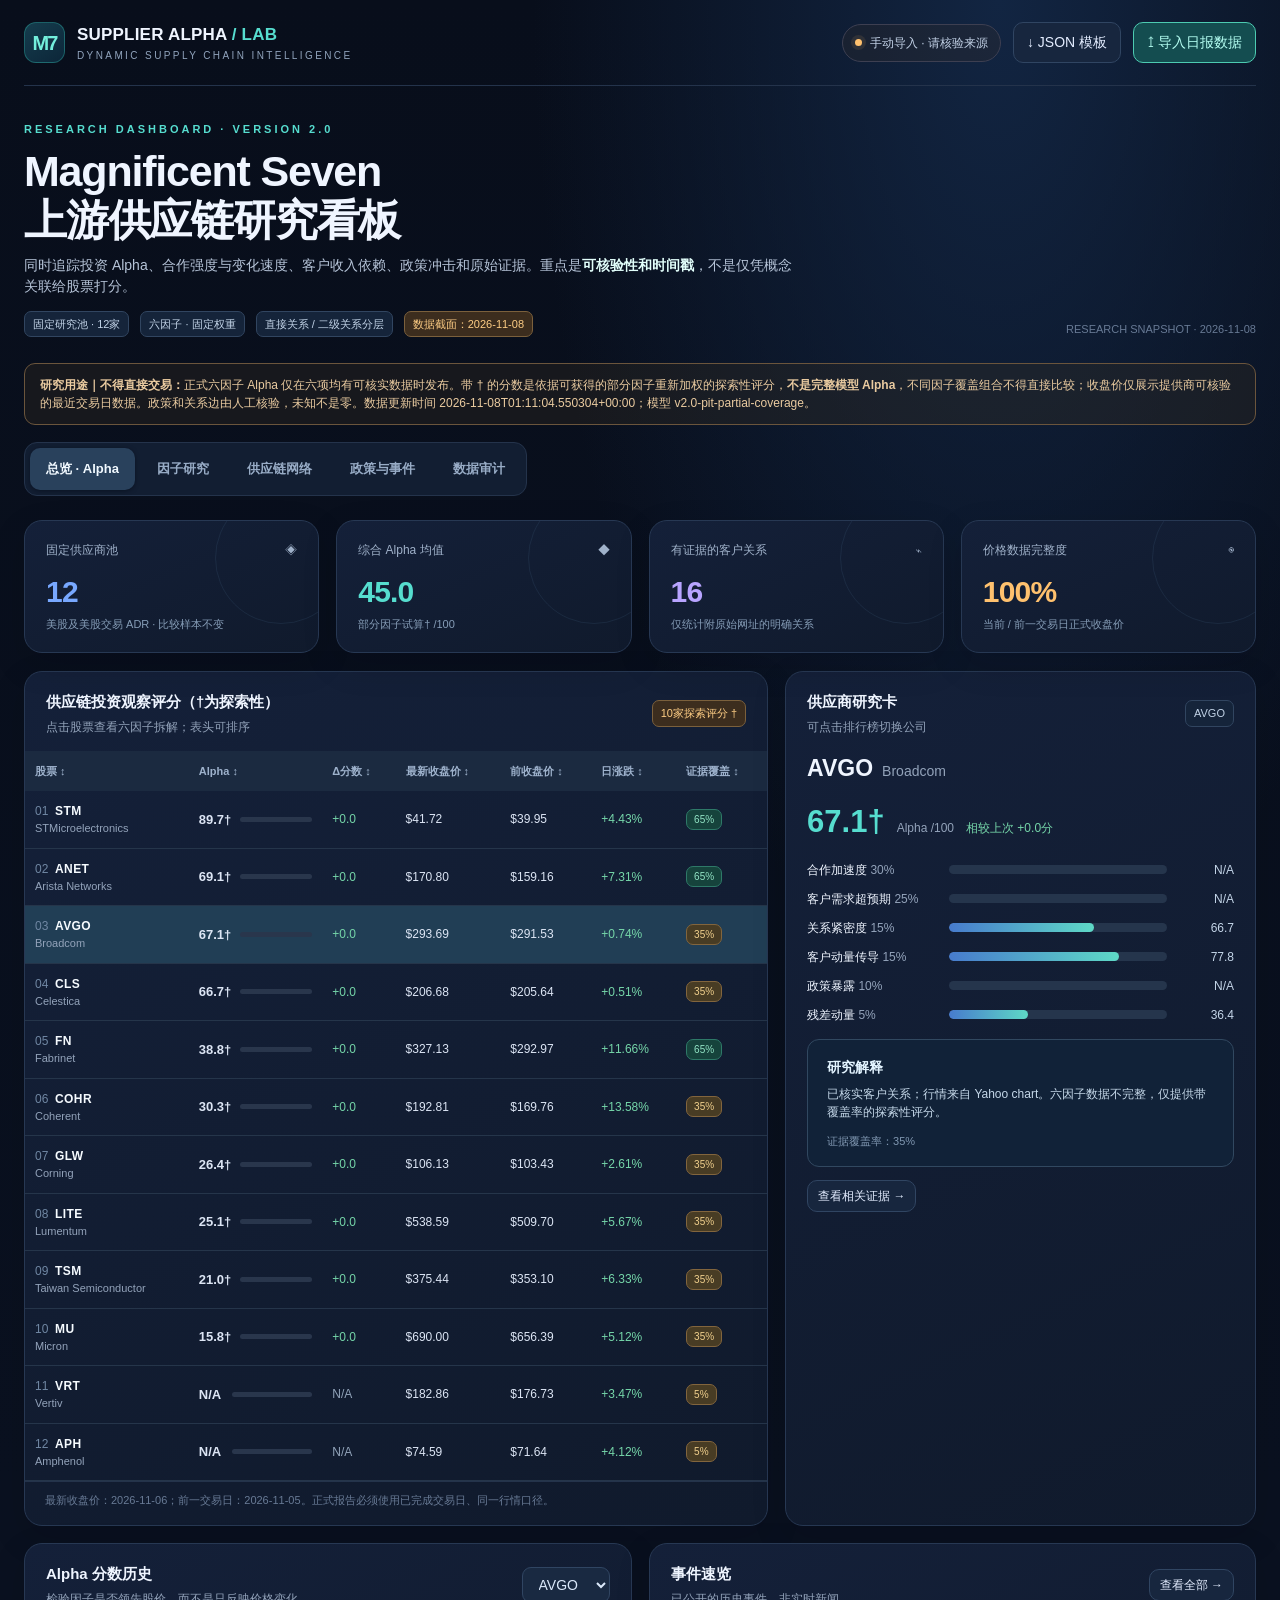
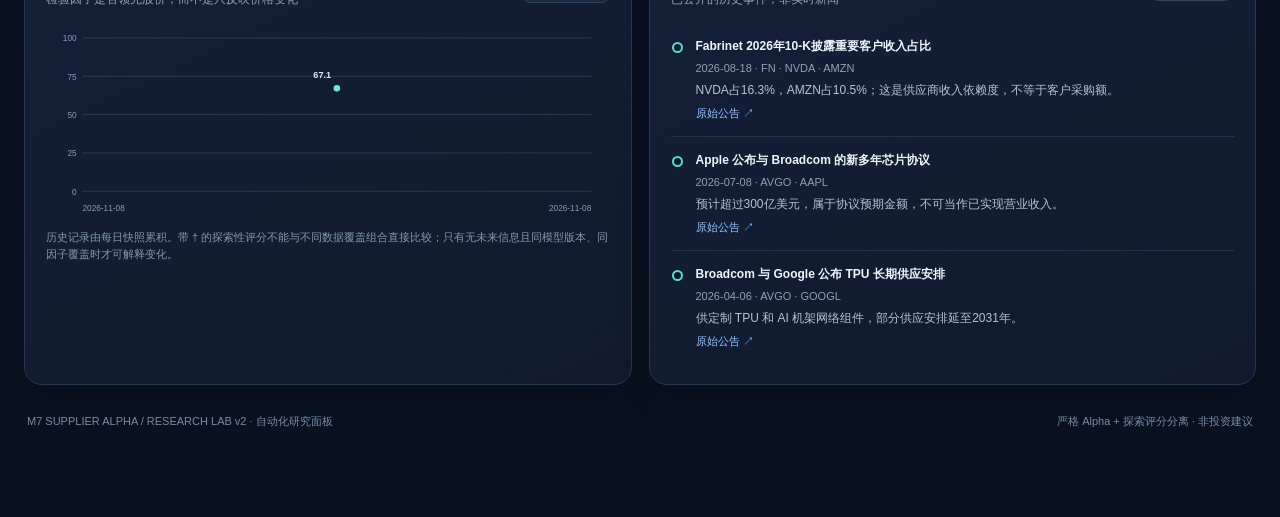
<file: site/index.html>
<!doctype html>
<html lang="zh-CN">
<head>
<meta charset="utf-8"><meta name="viewport" content="width=device-width, initial-scale=1, viewport-fit=cover">
<meta name="theme-color" content="#0b101d">
<title>M7 Supplier Alpha · Research Lab v2 — 单文件快照</title>
<style>
:root{--bg:#080d19;--panel:#111a2c;--panel2:#152138;--line:#24334b;--line2:#304562;--ink:#eff5ff;--muted:#93a3ba;--soft:#687a95;--cyan:#56ddcf;--blue:#78a8ff;--amber:#ffc16e;--red:#fb8193;--green:#75d6a9;--purp:#b8a4ff;--radius:18px}
*{box-sizing:border-box}html{scroll-behavior:smooth}body{margin:0;color:var(--ink);background:radial-gradient(ellipse at 78% 0%,#122542 0%,transparent 33%),linear-gradient(180deg,#080e1b,#0a1120 70%);font-family:Inter,-apple-system,BlinkMacSystemFont,"Segoe UI","PingFang SC","Microsoft YaHei",sans-serif;font-size:14px;line-height:1.5;min-height:100vh}button,input,select{font:inherit}button{cursor:pointer}a{color:#92c4ff;text-decoration:none}a:hover{text-decoration:underline}.shell{max-width:1540px;margin:auto;padding:0 24px 60px}.topbar{display:flex;align-items:center;justify-content:space-between;padding:22px 0;gap:20px;border-bottom:1px solid var(--line);flex-wrap:wrap}.brand{display:flex;align-items:center;gap:12px}.logo{width:41px;height:41px;border-radius:12px;display:grid;place-items:center;border:1px solid #3ad9c64d;background:linear-gradient(145deg,#153d4d,#0c2639);color:#73efdc;font-weight:800;font-size:20px;letter-spacing:-2px}.brand-title{font-size:17px;font-weight:750;letter-spacing:.2px}.brand-sub{font-size:10px;letter-spacing:2.4px;color:#91a4bd;text-transform:uppercase}.topright{display:flex;align-items:center;gap:12px;flex-wrap:wrap}.status{display:flex;align-items:center;gap:8px;font-size:12px;color:#c1d0e5;padding:9px 12px;border:1px solid #3d3f51;border-radius:99px;background:#3a2e2740}.dot{width:7px;height:7px;border-radius:50%;background:var(--amber);box-shadow:0 0 0 4px #ffc16e18}.btn{border:1px solid var(--line2);border-radius:10px;color:#e4edff;background:#17263e;padding:9px 13px;display:inline-flex;align-items:center;gap:7px;transition:.2s}.btn:hover{border-color:#7ba6d8;background:#213553}.btn.primary{border-color:#4dcbb1;background:#144d50;color:#b5fff3}.btn.small{padding:6px 10px;font-size:12px}.hero{padding:35px 0 26px;display:flex;align-items:end;justify-content:space-between;gap:24px;flex-wrap:wrap}.eyebrow{font-size:11px;color:var(--cyan);letter-spacing:3px;font-weight:700;text-transform:uppercase}.hero h1{font-size:clamp(27px,4vw,43px);letter-spacing:-1.2px;margin:9px 0 10px;line-height:1.14}.hero p{max-width:780px;color:#b6c4d8;margin:0;font-size:14px}.hero-meta{display:flex;flex-wrap:wrap;gap:11px;margin-top:14px}.tag{font-size:11px;color:#c2d3e7;border:1px solid #314560;background:#15243a;border-radius:7px;padding:4px 8px}.tag.warn{border-color:#7b603c;color:#ffce85;background:#3c2d1e}.mini-id{color:var(--soft);font-size:11px}.nav{display:flex;gap:6px;padding:5px;background:#121e32;border:1px solid var(--line);border-radius:13px;max-width:max-content;margin:6px 0 24px;overflow:auto}.nav button{border:0;background:transparent;color:#98acc6;border-radius:10px;white-space:nowrap;padding:11px 16px;font-weight:600;font-size:13px}.nav button.active{background:#29415c;color:#f1f9ff;box-shadow:0 1px 4px #02081380}.view{display:none}.view.active{display:block}.grid{display:grid;gap:17px}.metrics{grid-template-columns:repeat(4,minmax(0,1fr));margin-bottom:18px}.panel{background:linear-gradient(155deg,#142039,#101a2c);border:1px solid #273853;border-radius:var(--radius);min-width:0;box-shadow:0 12px 35px #03071124}.metric{padding:20px 21px;position:relative;overflow:hidden}.metric:before{content:"";position:absolute;right:-29px;top:-29px;border:1px solid #597ea624;width:130px;height:130px;border-radius:50%}.metric .k{font-size:12px;color:#a0b2ca;display:flex;align-items:center;justify-content:space-between;gap:10px}.metric .v{font-size:30px;font-weight:740;letter-spacing:-.8px;margin:10px 0 2px}.metric .sub{font-size:11px;color:#869db7}.metric .accent{color:var(--cyan)}.metric .blue{color:var(--blue)}.metric .amber{color:var(--amber)}.metric .purp{color:var(--purp)}.head{display:flex;align-items:center;justify-content:space-between;gap:12px;padding:19px 21px 15px;flex-wrap:wrap}.heading{font-size:15px;font-weight:750}.subtitle{font-size:12px;color:var(--muted);margin-top:4px}.bodypad{padding:0 21px 20px}.two{grid-template-columns:minmax(0,1.58fr) minmax(320px,1fr)}.half{grid-template-columns:repeat(2,minmax(0,1fr))}.three{grid-template-columns:repeat(3,minmax(0,1fr))}.muted{color:var(--muted)}.small{font-size:12px}.tiny{font-size:11px}.notice{padding:12px 15px;border:1px solid #6b553c;background:#3b2e204d;color:#eacba0;border-radius:11px;font-size:12px;margin:0 0 17px}.tablewrap{overflow:auto}.table{width:100%;border-collapse:collapse;white-space:nowrap;font-size:12px}.table th{background:#1b2a40;color:#9eb2cc;text-align:left;font-size:11px;font-weight:600;padding:12px 10px;cursor:pointer}.table th:hover{color:white}.table td{border-bottom:1px solid #25354a;padding:11px 10px;color:#dce5f4}.table tbody tr{cursor:pointer;transition:.15s}.table tbody tr:hover{background:#21304b}.table tbody tr.selected{background:#213e55}.ticker{font-weight:800;letter-spacing:.4px;color:#f6fbff}.rank{color:#7087a3}.pill{display:inline-block;border-radius:7px;background:#16433c;border:1px solid #2e7968;color:#93e5c6;font-size:10px;padding:2px 7px}.pill.m{background:#483c24;border-color:#82653d;color:#f2d18e}.pill.u{background:#283347;border-color:#43536d;color:#99afcb}.score{display:flex;align-items:center;gap:9px}.score strong{min-width:24px;font-size:13px}.bar{flex:1;height:5px;border-radius:99px;background:#29364c;min-width:45px;overflow:hidden}.bar>i{display:block;height:100%;background:linear-gradient(90deg,#3786d4,#56decf);border-radius:99px}.pos{color:var(--green)!important}.neg{color:var(--red)!important}.neutral{color:#92a4ba!important}.r{text-align:right!important}.sectionnote{font-size:11px;color:var(--soft);padding:10px 20px 16px;border-top:1px solid var(--line);line-height:1.55}.pick{border:1px solid var(--line2);padding:8px 12px;border-radius:9px;background:#192941;color:#dae8fa;outline:none;max-width:100%}.pick:focus{border-color:#7ab7eb}.stack{display:flex;align-items:center;gap:8px;flex-wrap:wrap}.detail-title{display:flex;align-items:baseline;gap:9px}.detail-title strong{font-size:23px}.sixrows{display:grid;gap:11px}.factor-row{display:grid;grid-template-columns:130px 1fr 55px;align-items:center;gap:12px;font-size:12px}.factor-track{height:9px;background:#25354c;border-radius:99px;overflow:hidden}.factor-track>i{display:block;height:100%;background:linear-gradient(90deg,#477bcd,#5ed9c6);border-radius:99px}.factor-row .num{text-align:right;color:#c4d5e8}.eventitem{display:flex;gap:12px;position:relative;padding:14px 0;border-bottom:1px solid var(--line)}.eventitem:last-child{border:0}.eventmarker{width:11px;height:11px;flex-shrink:0;border-radius:50%;border:2px solid var(--cyan);margin:5px 1px;background:#0d182b}.eventtitle{font-size:12px;font-weight:650}.eventdate{font-size:11px;color:#8fa0b5;margin-top:5px}.eventdesc{font-size:12px;color:#b4c4d7;margin-top:5px}.btnlink{color:#8eceff;background:none;border:0;padding:0;font-size:11px;cursor:pointer}.legend{display:flex;gap:16px;flex-wrap:wrap;font-size:11px;color:#a0b2c9}.legend span{display:flex;align-items:center;gap:6px}.sq{width:9px;height:9px;border-radius:3px;display:inline-block}.trend{width:100%;height:auto;display:block}.axis{stroke:#314058;stroke-width:1}.axistext{font-size:10px;fill:#879db7}.chartlabel{fill:#d9eafc;font-size:11px;font-weight:650}.foot{display:flex;align-items:center;justify-content:space-between;gap:15px;flex-wrap:wrap;color:#748ca8;font-size:11px;padding:28px 3px}.networkSvg{width:100%;display:block;height:auto;min-height:320px}.networkhint{color:var(--muted);font-size:12px;margin-top:12px}.heatmap{overflow:auto}.heatmap table{width:100%;min-width:850px;border-collapse:separate;border-spacing:4px}.heatmap th{font-size:11px;color:#9fb4ce;padding:7px;font-weight:600}.heatmap td{padding:10px 8px;text-align:center;border-radius:7px;font-weight:680;font-size:12px;color:#fff}.heatmap td:first-child{text-align:left;background:#1d2a3c;color:#e0edff}.largecallout{border:1px solid #314860;border-radius:12px;background:#112238;padding:17px 19px;color:#c5d8e9;margin-top:15px}.largecallout strong{display:block;color:#e3f4ff;margin-bottom:7px}.insightlist{display:grid;gap:10px}.insight{border:1px solid var(--line);border-radius:12px;padding:12px 14px;background:#17253a}.insight .lt{color:#9ab0c9;font-size:11px}.insight strong{font-size:12px;display:block;margin:4px 0}.filterrow{display:flex;align-items:center;gap:9px;flex-wrap:wrap}.toggle{display:flex;align-items:center;gap:7px;color:#a8bfd6;font-size:12px}.policy{border:1px solid #2d4058;border-radius:12px;padding:16px;margin-bottom:12px;background:#14233a}.policy .phead{display:flex;justify-content:space-between;align-items:center;gap:10px;flex-wrap:wrap}.policy .pname{font-size:14px;font-weight:700}.policy .pdesc{color:#b0c5dc;font-size:12px;margin-top:9px}.policy .pmeta{color:#86a1bc;font-size:11px;margin-top:9px}.sources{display:grid;gap:8px}.source{background:#16243a;border:1px solid #2c4058;padding:12px 14px;border-radius:10px}.source a{font-size:12px;font-weight:650}.source small{display:block;color:#9baec5;margin-top:4px;line-height:1.55}.auditrow{display:flex;justify-content:space-between;gap:16px;border-bottom:1px solid #293a51;padding:13px 0;font-size:12px}.auditrow:last-child{border:0}.auditrow span{color:#a4b6cb}.code{font-family:ui-monospace,SFMono-Regular,Menlo,monospace;font-size:12px;color:#9ee7dc;background:#0b1b29;border:1px solid #254357;border-radius:9px;padding:12px;white-space:pre-wrap;overflow-wrap:anywhere}.empty{color:#a5bad2;border:1px dashed #40536f;border-radius:12px;padding:24px 16px;text-align:center;font-size:13px;background:#142035}.footerline{font-size:11px;color:#8198b2;margin-top:12px}.fileinput{display:none}.topaction{white-space:nowrap}.hide{display:none!important}#toast{position:fixed;bottom:20px;left:50%;transform:translateX(-50%);background:#264a5b;color:#e4fff9;border:1px solid #65adba;box-shadow:0 15px 40px #0008;padding:11px 18px;border-radius:12px;z-index:100;font-size:12px;display:none;max-width:90vw}.critical{color:var(--amber)}
@media(max-width:1050px){.metrics{grid-template-columns:repeat(2,minmax(0,1fr))}.two{grid-template-columns:1fr}.three{grid-template-columns:1fr 1fr}.networkSvg{min-height:0}.topbar{padding:16px 0}.hero{padding:27px 0 20px}}
@media(max-width:640px){.shell{padding:0 12px 40px}.topbar{gap:12px}.brand-title{font-size:14px}.brand-sub{font-size:9px;letter-spacing:1.6px}.topright{width:100%;justify-content:space-between}.hero h1{font-size:28px}.hero p{font-size:12px}.nav{width:100%;max-width:100%;margin:5px 0 15px}.nav button{padding:10px 13px;font-size:12px}.grid{gap:12px}.metric{padding:15px 14px}.metric .v{font-size:25px}.panel{border-radius:13px}.head{padding:15px 13px 12px}.bodypad{padding:0 13px 14px}.half,.three{grid-template-columns:1fr}.factor-row{grid-template-columns:108px 1fr 46px;gap:8px;font-size:11px}.table th,.table td{padding:10px 8px}.notice{font-size:11px}.networkSvg{min-height:220px}.logo{width:36px;height:36px}.metric .sub{font-size:10px}}
</style>
</head>
<body>
<div class="shell">
<header class="topbar">
 <div class="brand"><div class="logo">M7</div><div><div class="brand-title">SUPPLIER ALPHA <span style="color:var(--cyan)">/ LAB</span></div><div class="brand-sub">DYNAMIC SUPPLY CHAIN INTELLIGENCE</div></div></div>
 <div class="topright"><span class="status"><i class="dot"></i><span id="modeLabel">数据管道连接中 · 历史证据已标注</span></span><button class="btn topaction" id="downloadTemplate">↓ JSON 模板</button><label for="jsonFile" class="btn primary topaction">↥ 导入日报数据</label><input id="jsonFile" class="fileinput" type="file" accept=".json,application/json"></div>
</header>
<section class="hero"><div><div class="eyebrow">Research dashboard · Version 2.0</div><h1>Magnificent Seven<br>上游供应链研究看板</h1><p>同时追踪投资 Alpha、合作强度与变化速度、客户收入依赖、政策冲击和原始证据。重点是<strong style="color:#e2fffb">可核验性和时间戳</strong>，不是仅凭概念关联给股票打分。</p><div class="hero-meta"><span class="tag">固定研究池 · 12家</span><span class="tag">六因子 · 固定权重</span><span class="tag">直接关系 / 二级关系分层</span><span class="tag warn" id="asOfTag">展示模式：模拟分数</span></div></div><div class="mini-id">RESEARCH SNAPSHOT · <span id="snapshotDate">2026-11-07</span></div></section>
<div class="notice" id="disclaimer"><b>研究演示模式：</b>下方 Alpha、因子和趋势分数均为虚构示例，不能用于交易；收盘价留空，不编造价格。关系与政策页面部分示例链接来自公开公司公告、SEC与政府文件，均注明历史日期。导入真实的、带来源的每日 JSON 后，才可作为正式数据看板使用。</div>
<nav class="nav" id="tabs" aria-label="看板导航"><button data-tab="overview" class="active">总览 · Alpha</button><button data-tab="factors">因子研究</button><button data-tab="network">供应链网络</button><button data-tab="events">政策与事件</button><button data-tab="audit">数据审计</button></nav>
<main>
<section id="overview" class="view active">
 <div class="grid metrics"><div class="panel metric"><div class="k">固定供应商池 <span>◈</span></div><div class="v blue" id="kpiUniverse">12</div><div class="sub">美股及美股交易 ADR · 比较样本不变</div></div><div class="panel metric"><div class="k">综合 Alpha 均值 <span>◆</span></div><div class="v accent" id="kpiScore">—</div><div class="sub" id="kpiScoreSub">演示数据 /100</div></div><div class="panel metric"><div class="k">有证据的客户关系 <span>⌁</span></div><div class="v purp" id="kpiEdges">—</div><div class="sub">仅统计附原始网址的明确关系</div></div><div class="panel metric"><div class="k">价格数据完整度 <span>◉</span></div><div class="v amber" id="kpiPrice">0%</div><div class="sub">当前 / 前一交易日正式收盘价</div></div></div>
 <div class="grid two"><div class="panel"><div class="head"><div><div class="heading">供应链投资观察评分（†为探索性）</div><div class="subtitle">点击股票查看六因子拆解；表头可排序</div></div><span class="tag warn" id="scoreMode">模拟评分</span></div><div class="tablewrap"><table class="table" id="ranking"><thead><tr><th data-sort="ticker">股票 ↕</th><th data-sort="alpha">Alpha ↕</th><th data-sort="delta">Δ分数 ↕</th><th data-sort="close">最新收盘价 ↕</th><th data-sort="previous_close">前收盘价 ↕</th><th data-sort="pct_change">日涨跌 ↕</th><th data-sort="coverage">证据覆盖 ↕</th></tr></thead><tbody id="rankingBody"></tbody></table></div><div class="sectionnote" id="priceDates">价格日期：尚未导入真实数据。日涨跌按最近两个已完成的交易日计算。</div></div>
 <div class="panel"><div class="head"><div><div class="heading">供应商研究卡</div><div class="subtitle">可点击排行榜切换公司</div></div><span class="tag" id="selectionTag">AVGO</span></div><div class="bodypad"><div class="detail-title"><strong id="selectedTicker">AVGO</strong><span class="muted" id="selectedName">Broadcom</span></div><div style="display:flex;align-items:baseline;gap:12px;margin:14px 0 15px"><span style="font-size:31px;font-weight:750;color:var(--cyan)" id="selectedScore">—</span><span class="small muted">Alpha /100</span><span class="small" id="selectedDelta"></span></div><div class="sixrows" id="factorMini"></div><div class="largecallout"><strong>研究解释</strong><div id="selectedExplain" class="small">这是演示数据中的分数解释框。真实日报导入后，展示源自证据的变化及原因。</div><div class="footerline" id="selectedCoverage">证据覆盖：—</div></div><button class="btn small" style="margin-top:13px" id="jumpEvidence">查看相关证据 →</button></div></div></div>
 <div class="grid half" style="margin-top:17px"><div class="panel"><div class="head"><div><div class="heading">Alpha 分数历史</div><div class="subtitle">检验因子是否领先股价，而不是只反映价格变化</div></div><select class="pick" id="trendSelector"></select></div><div class="bodypad"><div id="trendChart"></div><div class="footerline" id="trendNote">演示趋势，非历史真实评分。</div></div></div><div class="panel"><div class="head"><div><div class="heading">事件速览</div><div class="subtitle">已公开的历史事件，非实时新闻</div></div><button class="btn small" data-goto="events">查看全部 →</button></div><div class="bodypad" id="eventPreview"></div></div></div>
</section>
<section id="factors" class="view"><div class="grid half"><div class="panel"><div class="head"><div><div class="heading">横截面因子热力图</div><div class="subtitle">数值范围 0–100；基于公开数据、可审计的点时计算数据</div></div></div><div class="bodypad heatmap" id="factorHeatmap"></div></div><div class="panel"><div class="head"><div><div class="heading">因子贡献拆分</div><div class="subtitle">贡献 = 因子分数 × 固定权重；不代表收益贡献</div></div><select class="pick" id="factorSelector"></select></div><div class="bodypad"><div id="contribChart"></div><div class="largecallout"><strong>研究假设</strong>关系加速度（30%）与客户资本开支冲击（25%）能否在控制市值、行业和价格动量后预测未来收益？建议保留 5 / 20 / 60 个交易日的样本外标签，并严格控制信息发布日期。</div></div></div></div><div class="panel" style="margin-top:17px"><div class="head"><div><div class="heading">固定因子方法与权重</div><div class="subtitle">跨日不得无说明地调整权重或标准化口径</div></div></div><div class="bodypad" id="weightCards"></div></div></section>
<section id="network" class="view"><div class="panel"><div class="head"><div><div class="heading">七巨头 × 上游供应商二部图</div><div class="subtitle">左：M7客户；右：供应商。连线代表披露的客户 / 供应关系，非采购金额比例。</div></div><div class="filterrow"><select id="networkFilter" class="pick"><option value="all">全部供应商</option></select><label class="toggle"><input type="checkbox" id="verifiedOnly" checked>只看有来源关系</label></div></div><div class="bodypad"><svg id="networkSvg" class="networkSvg" viewBox="0 0 980 518" aria-label="七巨头供应链网络图"></svg><div class="legend"><span><i class="sq" style="background:#7fa6fa"></i>七巨头</span><span><i class="sq" style="background:#54ddcb"></i>供应商</span><span><i class="sq" style="background:#88c9e1"></i>已公开披露</span><span><i class="sq" style="background:#53637a"></i>待验证，不参与有效关系统计</span></div><p class="networkhint">提示：点击关系边查看来源；选择供应商高亮相连客户。尚未披露金额的边不推断供货份额；多重关系强度不能简单使用边数替代。</p></div></div><div class="grid half" style="margin-top:17px"><div class="panel"><div class="head"><div><div class="heading">关系证据明细</div><div class="subtitle">披露时点、收入份额、合同金额和证据来源严格分列</div></div></div><div class="bodypad" id="relationshipEvidence"></div></div><div class="panel"><div class="head"><div><div class="heading">网络模型约束</div><div class="subtitle">避免关系图推断中常见的数据污染</div></div></div><div class="bodypad"><div class="insightlist"><div class="insight"><div class="lt">时间约束</div><strong>只有公开日期 ≤ 信号构建日期，关系才可以进入对应历史截面。</strong></div><div class="insight"><div class="lt">数值约束</div><strong>16.3% 客户收入 ≠ 采购金额；最高 60 亿美元 ≠ 实际实现收入。</strong></div><div class="insight"><div class="lt">层级约束</div><strong>直接合同、代工、二级供应、生态暴露要分层建模，不计作同类边。</strong></div><div class="insight"><div class="lt">缺失机制</div><strong>未披露关系应为 Unknown，不应直接填 0。</strong></div></div></div></div></div></section>
<section id="events" class="view"><div class="grid two"><div class="panel"><div class="head"><div><div class="heading">合作与合同事件库</div><div class="subtitle">原始公告｜日期｜涉及股票｜潜在因子作用</div></div><select id="eventType" class="pick"><option value="all">全部事件</option><option value="contract">合同与供应</option><option value="investment">战略投资</option><option value="filing">财报披露</option></select></div><div class="bodypad" id="allEvents"></div></div><div class="panel"><div class="head"><div><div class="heading">政策观察台</div><div class="subtitle">发布日期、法律生效日及影响范围分开记录</div></div></div><div class="bodypad" id="allPolicies"></div></div></div></section>
<section id="audit" class="view"><div class="grid half"><div class="panel"><div class="head"><div><div class="heading">数据质量与审计状态</div><div class="subtitle">为量化回测和论文复现预留的核验面板</div></div></div><div class="bodypad" id="auditRows"></div></div><div class="panel"><div class="head"><div><div class="heading">导入规范</div><div class="subtitle">页面不主动联网抓价格或新闻；数据需外部管道提供</div></div></div><div class="bodypad"><div class="code">scores = 0.30×加速度 + 0.25×客户需求
       + 0.15×紧密度 + 0.15×客户动量
       + 0.10×政策暴露 + 0.05×残差动量

涨跌幅 = (最新交易日收盘价 / 前一交易日收盘价 - 1) × 100%</div><div class="largecallout"><strong>工作流</strong>外部采集公开数据 → 保存事件时间戳 → 标准化因子 → 固定模型打分 → 导出每日 JSON → 导入本地看板。每日聊天自动报告不会自动写入这个静态 HTML；要永久自动同步，需要另建定时数据管道与托管存储。</div><div class="stack" style="margin-top:14px"><button class="btn small" id="getTemplate2">下载可填充模板</button><button class="btn small" id="getDemo">下载示例 JSON</button><button class="btn small" id="resetDemo">恢复演示</button></div></div></div></div><div class="panel" style="margin-top:17px"><div class="head"><div><div class="heading">已核实来源索引</div><div class="subtitle">直接链接到 SEC、公司 IR/公告和美国政府发布源</div></div></div><div class="bodypad sources" id="sourceIndex"></div></div></section>
</main>
<footer class="foot"><span>M7 SUPPLIER ALPHA / RESEARCH LAB v2 · 自动化研究面板</span><span>严格 Alpha + 探索评分分离 · 非投资建议</span></footer>
</div>
<div id="toast" role="status"></div>
<script>window.M7_LIVE_DATA = {"as_of":"2026-11-08","price_date":"2026-11-06","previous_price_date":"2026-11-05","mode":"live_partial","model_version":"v2.0-pit-partial-coverage","retrieved_at_utc":"2026-11-08T01:11:04.550304+00:00","suppliers":[{"ticker":"TSM","name":"Taiwan Semiconductor","alpha":null,"previous_alpha":null,"provisional_alpha":21,"previous_provisional_alpha":21,"model_version":"v2.0-pit-partial-coverage","close":375.44,"previous_close":353.1,"price_date":"2026-11-06","previous_price_date":"2026-11-05","price_source":"https://query1.finance.yahoo.com/v8/finance/chart/TSM?range=9mo&interval=1d","price_provider":"Yahoo chart","price_fresh":true,"coverage":0.35,"confidence":"研究探索","evidence_count":1,"factors":{"acceleration":null,"demand":null,"tightness":11.11,"customer_momentum":16.67,"policy":null,"residual_momentum":63.64},"factor_methods":{"acceleration":"verified reported client revenue-share delta (pp), peer percentile; if unavailable N/A","demand":"SEC annual capex YoY proxy, NOT consensus surprise; customer-weighted peer percentile","tightness":"documented verified M7 link count/edge category, NOT dollar procurement; peer percentile","customer_momentum":"verified customer-weighted 20-trading-day unadjusted close return, peer percentile","policy":"manually verified dated signed policy exposures, peer percentile; if absent N/A","residual_momentum":"supplier 20-day return minus beta times XLK 20-day return (beta from 60 matched sessions), peer percentile"},"known_clients":["NVDA"],"explanation":"已核实客户关系；行情来自 Yahoo chart。六因子数据不完整，仅提供带覆盖率的探索性评分。","history":[{"date":"2026-11-08","alpha":21,"mode":"provisional","coverage":0.35}]},{"ticker":"AVGO","name":"Broadcom","alpha":null,"previous_alpha":null,"provisional_alpha":67.1,"previous_provisional_alpha":67.1,"model_version":"v2.0-pit-partial-coverage","close":293.69,"previous_close":291.53,"price_date":"2026-11-06","previous_price_date":"2026-11-05","price_source":"https://query1.finance.yahoo.com/v8/finance/chart/AVGO?range=9mo&interval=1d","price_provider":"Yahoo chart","price_fresh":true,"coverage":0.35,"confidence":"研究探索","evidence_count":2,"factors":{"acceleration":null,"demand":null,"tightness":66.67,"customer_momentum":77.78,"policy":null,"residual_momentum":36.36},"factor_methods":{"acceleration":"verified reported client revenue-share delta (pp), peer percentile; if unavailable N/A","demand":"SEC annual capex YoY proxy, NOT consensus surprise; customer-weighted peer percentile","tightness":"documented verified M7 link count/edge category, NOT dollar procurement; peer percentile","customer_momentum":"verified customer-weighted 20-trading-day unadjusted close return, peer percentile","policy":"manually verified dated signed policy exposures, peer percentile; if absent N/A","residual_momentum":"supplier 20-day return minus beta times XLK 20-day return (beta from 60 matched sessions), peer percentile"},"known_clients":["AAPL","GOOGL"],"explanation":"已核实客户关系；行情来自 Yahoo chart。六因子数据不完整，仅提供带覆盖率的探索性评分。","history":[{"date":"2026-11-08","alpha":67.1,"mode":"provisional","coverage":0.35}]},{"ticker":"ANET","name":"Arista Networks","alpha":null,"previous_alpha":null,"provisional_alpha":69.11,"previous_provisional_alpha":69.11,"model_version":"v2.0-pit-partial-coverage","close":170.8,"previous_close":159.16,"price_date":"2026-11-06","previous_price_date":"2026-11-05","price_source":"https://query1.finance.yahoo.com/v8/finance/chart/ANET?range=9mo&interval=1d","price_provider":"Yahoo chart","price_fresh":true,"coverage":0.65,"confidence":"研究探索","evidence_count":2,"factors":{"acceleration":50,"demand":null,"tightness":83.33,"customer_momentum":88.89,"policy":null,"residual_momentum":81.82},"factor_methods":{"acceleration":"verified reported client revenue-share delta (pp), peer percentile; if unavailable N/A","demand":"SEC annual capex YoY proxy, NOT consensus surprise; customer-weighted peer percentile","tightness":"documented verified M7 link count/edge category, NOT dollar procurement; peer percentile","customer_momentum":"verified customer-weighted 20-trading-day unadjusted close return, peer percentile","policy":"manually verified dated signed policy exposures, peer percentile; if absent N/A","residual_momentum":"supplier 20-day return minus beta times XLK 20-day return (beta from 60 matched sessions), peer percentile"},"known_clients":["META","MSFT"],"explanation":"已核实客户关系；行情来自 Yahoo chart。六因子数据不完整，仅提供带覆盖率的探索性评分。","history":[{"date":"2026-11-07","alpha":61.11,"mode":"provisional","coverage":0.45},{"date":"2026-11-08","alpha":69.11,"mode":"provisional","coverage":0.65}]},{"ticker":"COHR","name":"Coherent","alpha":null,"previous_alpha":null,"provisional_alpha":30.3,"previous_provisional_alpha":30.3,"model_version":"v2.0-pit-partial-coverage","close":192.81,"previous_close":169.76,"price_date":"2026-11-06","previous_price_date":"2026-11-05","price_source":"https://query1.finance.yahoo.com/v8/finance/chart/COHR?range=9mo&interval=1d","price_provider":"Yahoo chart","price_fresh":true,"coverage":0.35,"confidence":"研究探索","evidence_count":1,"factors":{"acceleration":null,"demand":null,"tightness":38.89,"customer_momentum":16.67,"policy":null,"residual_momentum":45.45},"factor_methods":{"acceleration":"verified reported client revenue-share delta (pp), peer percentile; if unavailable N/A","demand":"SEC annual capex YoY proxy, NOT consensus surprise; customer-weighted peer percentile","tightness":"documented verified M7 link count/edge category, NOT dollar procurement; peer percentile","customer_momentum":"verified customer-weighted 20-trading-day unadjusted close return, peer percentile","policy":"manually verified dated signed policy exposures, peer percentile; if absent N/A","residual_momentum":"supplier 20-day return minus beta times XLK 20-day return (beta from 60 matched sessions), peer percentile"},"known_clients":["NVDA"],"explanation":"已核实客户关系；行情来自 Yahoo chart。六因子数据不完整，仅提供带覆盖率的探索性评分。","history":[{"date":"2026-11-08","alpha":30.3,"mode":"provisional","coverage":0.35}]},{"ticker":"LITE","name":"Lumentum","alpha":null,"previous_alpha":null,"provisional_alpha":25.11,"previous_provisional_alpha":25.11,"model_version":"v2.0-pit-partial-coverage","close":538.59,"previous_close":509.7,"price_date":"2026-11-06","previous_price_date":"2026-11-05","price_source":"https://query1.finance.yahoo.com/v8/finance/chart/LITE?range=9mo&interval=1d","price_provider":"Yahoo chart","price_fresh":true,"coverage":0.35,"confidence":"研究探索","evidence_count":1,"factors":{"acceleration":null,"demand":null,"tightness":38.89,"customer_momentum":16.67,"policy":null,"residual_momentum":9.09},"factor_methods":{"acceleration":"verified reported client revenue-share delta (pp), peer percentile; if unavailable N/A","demand":"SEC annual capex YoY proxy, NOT consensus surprise; customer-weighted peer percentile","tightness":"documented verified M7 link count/edge category, NOT dollar procurement; peer percentile","customer_momentum":"verified customer-weighted 20-trading-day unadjusted close return, peer percentile","policy":"manually verified dated signed policy exposures, peer percentile; if absent N/A","residual_momentum":"supplier 20-day return minus beta times XLK 20-day return (beta from 60 matched sessions), peer percentile"},"known_clients":["NVDA"],"explanation":"已核实客户关系；行情来自 Yahoo chart。六因子数据不完整，仅提供带覆盖率的探索性评分。","history":[{"date":"2026-11-08","alpha":25.11,"mode":"provisional","coverage":0.35}]},{"ticker":"FN","name":"Fabrinet","alpha":null,"previous_alpha":null,"provisional_alpha":38.81,"previous_provisional_alpha":38.81,"model_version":"v2.0-pit-partial-coverage","close":327.13,"previous_close":292.97,"price_date":"2026-11-06","previous_price_date":"2026-11-05","price_source":"https://query1.finance.yahoo.com/v8/finance/chart/FN?range=9mo&interval=1d","price_provider":"Yahoo chart","price_fresh":true,"coverage":0.65,"confidence":"研究探索","evidence_count":2,"factors":{"acceleration":0,"demand":null,"tightness":83.33,"customer_momentum":66.67,"policy":null,"residual_momentum":54.55},"factor_methods":{"acceleration":"verified reported client revenue-share delta (pp), peer percentile; if unavailable N/A","demand":"SEC annual capex YoY proxy, NOT consensus surprise; customer-weighted peer percentile","tightness":"documented verified M7 link count/edge category, NOT dollar procurement; peer percentile","customer_momentum":"verified customer-weighted 20-trading-day unadjusted close return, peer percentile","policy":"manually verified dated signed policy exposures, peer percentile; if absent N/A","residual_momentum":"supplier 20-day return minus beta times XLK 20-day return (beta from 60 matched sessions), peer percentile"},"known_clients":["AMZN","NVDA"],"explanation":"已核实客户关系；行情来自 Yahoo chart。六因子数据不完整，仅提供带覆盖率的探索性评分。","history":[{"date":"2026-11-07","alpha":27.78,"mode":"provisional","coverage":0.45},{"date":"2026-11-08","alpha":38.81,"mode":"provisional","coverage":0.65}]},{"ticker":"GLW","name":"Corning","alpha":null,"previous_alpha":null,"provisional_alpha":26.4,"previous_provisional_alpha":26.4,"model_version":"v2.0-pit-partial-coverage","close":106.13,"previous_close":103.43,"price_date":"2026-11-06","previous_price_date":"2026-11-05","price_source":"https://query1.finance.yahoo.com/v8/finance/chart/GLW?range=9mo&interval=1d","price_provider":"Yahoo chart","price_fresh":true,"coverage":0.35,"confidence":"研究探索","evidence_count":1,"factors":{"acceleration":null,"demand":null,"tightness":11.11,"customer_momentum":44.44,"policy":null,"residual_momentum":18.18},"factor_methods":{"acceleration":"verified reported client revenue-share delta (pp), peer percentile; if unavailable N/A","demand":"SEC annual capex YoY proxy, NOT consensus surprise; customer-weighted peer percentile","tightness":"documented verified M7 link count/edge category, NOT dollar procurement; peer percentile","customer_momentum":"verified customer-weighted 20-trading-day unadjusted close return, peer percentile","policy":"manually verified dated signed policy exposures, peer percentile; if absent N/A","residual_momentum":"supplier 20-day return minus beta times XLK 20-day return (beta from 60 matched sessions), peer percentile"},"known_clients":["META"],"explanation":"已核实客户关系；行情来自 Yahoo chart。六因子数据不完整，仅提供带覆盖率的探索性评分。","history":[{"date":"2026-11-08","alpha":26.4,"mode":"provisional","coverage":0.35}]},{"ticker":"CLS","name":"Celestica","alpha":null,"previous_alpha":null,"provisional_alpha":66.67,"previous_provisional_alpha":66.67,"model_version":"v2.0-pit-partial-coverage","close":206.68,"previous_close":205.64,"price_date":"2026-11-06","previous_price_date":"2026-11-05","price_source":"https://query1.finance.yahoo.com/v8/finance/chart/CLS?range=9mo&interval=1d","price_provider":"Yahoo chart","price_fresh":true,"coverage":0.35,"confidence":"研究探索","evidence_count":3,"factors":{"acceleration":null,"demand":null,"tightness":100,"customer_momentum":55.56,"policy":null,"residual_momentum":0},"factor_methods":{"acceleration":"verified reported client revenue-share delta (pp), peer percentile; if unavailable N/A","demand":"SEC annual capex YoY proxy, NOT consensus surprise; customer-weighted peer percentile","tightness":"documented verified M7 link count/edge category, NOT dollar procurement; peer percentile","customer_momentum":"verified customer-weighted 20-trading-day unadjusted close return, peer percentile","policy":"manually verified dated signed policy exposures, peer percentile; if absent N/A","residual_momentum":"supplier 20-day return minus beta times XLK 20-day return (beta from 60 matched sessions), peer percentile"},"known_clients":["AMZN","GOOGL","META"],"explanation":"已核实客户关系；行情来自 Yahoo chart。六因子数据不完整，仅提供带覆盖率的探索性评分。","history":[{"date":"2026-11-08","alpha":66.67,"mode":"provisional","coverage":0.35}]},{"ticker":"MU","name":"Micron","alpha":null,"previous_alpha":null,"provisional_alpha":15.8,"previous_provisional_alpha":15.8,"model_version":"v2.0-pit-partial-coverage","close":690,"previous_close":656.39,"price_date":"2026-11-06","previous_price_date":"2026-11-05","price_source":"https://query1.finance.yahoo.com/v8/finance/chart/MU?range=9mo&interval=1d","price_provider":"Yahoo chart","price_fresh":true,"coverage":0.35,"confidence":"研究探索","evidence_count":1,"factors":{"acceleration":null,"demand":null,"tightness":11.11,"customer_momentum":16.67,"policy":null,"residual_momentum":27.27},"factor_methods":{"acceleration":"verified reported client revenue-share delta (pp), peer percentile; if unavailable N/A","demand":"SEC annual capex YoY proxy, NOT consensus surprise; customer-weighted peer percentile","tightness":"documented verified M7 link count/edge category, NOT dollar procurement; peer percentile","customer_momentum":"verified customer-weighted 20-trading-day unadjusted close return, peer percentile","policy":"manually verified dated signed policy exposures, peer percentile; if absent N/A","residual_momentum":"supplier 20-day return minus beta times XLK 20-day return (beta from 60 matched sessions), peer percentile"},"known_clients":["NVDA"],"explanation":"已核实客户关系；行情来自 Yahoo chart。六因子数据不完整，仅提供带覆盖率的探索性评分。","history":[{"date":"2026-11-08","alpha":15.8,"mode":"provisional","coverage":0.35}]},{"ticker":"VRT","name":"Vertiv","alpha":null,"previous_alpha":null,"provisional_alpha":null,"previous_provisional_alpha":null,"model_version":"v2.0-pit-partial-coverage","close":182.86,"previous_close":176.73,"price_date":"2026-11-06","previous_price_date":"2026-11-05","price_source":"https://query1.finance.yahoo.com/v8/finance/chart/VRT?range=9mo&interval=1d","price_provider":"Yahoo chart","price_fresh":true,"coverage":0.05,"confidence":"研究探索","evidence_count":0,"factors":{"acceleration":null,"demand":null,"tightness":null,"customer_momentum":null,"policy":null,"residual_momentum":72.73},"factor_methods":{"acceleration":"verified reported client revenue-share delta (pp), peer percentile; if unavailable N/A","demand":"SEC annual capex YoY proxy, NOT consensus surprise; customer-weighted peer percentile","tightness":"documented verified M7 link count/edge category, NOT dollar procurement; peer percentile","customer_momentum":"verified customer-weighted 20-trading-day unadjusted close return, peer percentile","policy":"manually verified dated signed policy exposures, peer percentile; if absent N/A","residual_momentum":"supplier 20-day return minus beta times XLK 20-day return (beta from 60 matched sessions), peer percentile"},"known_clients":[],"explanation":"已核实客户关系；行情来自 Yahoo chart。六因子数据不完整，仅提供带覆盖率的探索性评分。","history":[]},{"ticker":"APH","name":"Amphenol","alpha":null,"previous_alpha":null,"provisional_alpha":null,"previous_provisional_alpha":null,"model_version":"v2.0-pit-partial-coverage","close":74.59,"previous_close":71.64,"price_date":"2026-11-06","previous_price_date":"2026-11-05","price_source":"https://query1.finance.yahoo.com/v8/finance/chart/APH?range=9mo&interval=1d","price_provider":"Yahoo chart","price_fresh":true,"coverage":0.05,"confidence":"研究探索","evidence_count":0,"factors":{"acceleration":null,"demand":null,"tightness":null,"customer_momentum":null,"policy":null,"residual_momentum":90.91},"factor_methods":{"acceleration":"verified reported client revenue-share delta (pp), peer percentile; if unavailable N/A","demand":"SEC annual capex YoY proxy, NOT consensus surprise; customer-weighted peer percentile","tightness":"documented verified M7 link count/edge category, NOT dollar procurement; peer percentile","customer_momentum":"verified customer-weighted 20-trading-day unadjusted close return, peer percentile","policy":"manually verified dated signed policy exposures, peer percentile; if absent N/A","residual_momentum":"supplier 20-day return minus beta times XLK 20-day return (beta from 60 matched sessions), peer percentile"},"known_clients":[],"explanation":"已核实客户关系；行情来自 Yahoo chart。六因子数据不完整，仅提供带覆盖率的探索性评分。","history":[]},{"ticker":"STM","name":"STMicroelectronics","alpha":null,"previous_alpha":null,"provisional_alpha":89.74,"previous_provisional_alpha":89.74,"model_version":"v2.0-pit-partial-coverage","close":41.72,"previous_close":39.95,"price_date":"2026-11-06","previous_price_date":"2026-11-05","price_source":"https://query1.finance.yahoo.com/v8/finance/chart/STM?range=9mo&interval=1d","price_provider":"Yahoo chart","price_fresh":true,"coverage":0.65,"confidence":"研究探索","evidence_count":2,"factors":{"acceleration":100,"demand":null,"tightness":55.56,"customer_momentum":100,"policy":null,"residual_momentum":100},"factor_methods":{"acceleration":"verified reported client revenue-share delta (pp), peer percentile; if unavailable N/A","demand":"SEC annual capex YoY proxy, NOT consensus surprise; customer-weighted peer percentile","tightness":"documented verified M7 link count/edge category, NOT dollar procurement; peer percentile","customer_momentum":"verified customer-weighted 20-trading-day unadjusted close return, peer percentile","policy":"manually verified dated signed policy exposures, peer percentile; if absent N/A","residual_momentum":"supplier 20-day return minus beta times XLK 20-day return (beta from 60 matched sessions), peer percentile"},"known_clients":["AAPL","TSLA"],"explanation":"已核实客户关系；行情来自 Yahoo chart。六因子数据不完整，仅提供带覆盖率的探索性评分。","history":[{"date":"2026-11-07","alpha":85.19,"mode":"provisional","coverage":0.45},{"date":"2026-11-08","alpha":89.74,"mode":"provisional","coverage":0.65}]}],"relationships":[{"supplier":"FN","customer":"NVDA","date":"2026-08-18","kind":"客户收入披露","description":"2026财年客户收入占比16.3%；2025财年为27.6%","revenue_share":16.3,"amount":null,"source":"https://investor.fabrinet.com/node/13676/xbrl-viewer","verified":true,"prior_revenue_share":27.6,"prior_fiscal_year":2025,"fiscal_year":2026},{"supplier":"FN","customer":"AMZN","date":"2026-08-18","kind":"客户收入披露","description":"2026财年客户收入占比10.5%","revenue_share":10.5,"amount":null,"source":"https://investor.fabrinet.com/node/13676/xbrl-viewer","verified":true},{"supplier":"GLW","customer":"META","date":"2026-01-27","kind":"多年度采购协议","description":"光纤及光缆合作，上限60亿美元；不是已实现收入","revenue_share":null,"amount":"最高60亿美元","source":"https://about.fb.com/news/2026/01/meta-6-billion-agreement-corning-support-us-manufacturing/","verified":true},{"supplier":"COHR","customer":"NVDA","date":"2026-03-02","kind":"多年供应及战略合作","description":"多亿美元级采购承诺与20亿美元股权投资；性质不同不可相加","revenue_share":null,"amount":"采购承诺未列精确值","source":"https://investor.nvidia.com/news/press-release-details/2026/NVIDIA-and-Coherent-Announce-Strategic-Partnership-to-Develop-Optics-Technology-to-Scale-Next-Generation-Data-Center-Architecture/default.aspx","verified":true},{"supplier":"LITE","customer":"NVDA","date":"2026-03-02","kind":"多年供应及战略合作","description":"多亿美元级采购承诺与20亿美元股权投资；性质不同不可相加","revenue_share":null,"amount":"采购承诺未列精确值","source":"https://investor.lumentum.com/financial-news-releases/news-details/2026/NVIDIA-Announces-Strategic-Partnership-With-Lumentum-to-Develop-State-of-the-Art-Optics-Technology/default.aspx","verified":true},{"supplier":"AVGO","customer":"GOOGL","date":"2026-04-06","kind":"TPU长期供应","description":"定制TPU及网络组件供应，安排持续至最多2031年","revenue_share":null,"amount":null,"source":"https://www.sec.gov/Archives/edgar/data/1730168/000119312526144028/d87999d8k.htm","verified":true},{"supplier":"AVGO","customer":"AAPL","date":"2026-07-08","kind":"多年度供应协议","description":"美国本土芯片及无线连接，多年预计超过300亿美元","revenue_share":null,"amount":"预期超过300亿美元","source":"https://www.apple.com/newsroom/2026/07/apple-to-increase-spend-with-broadcom-to-produce-billions-more-us-chips/","verified":true},{"supplier":"ANET","customer":"MSFT","date":"2025-02-19","kind":"客户收入披露","description":"FY2024 Microsoft贡献总收入20%，FY2023为18%；2025年度报告匿名化，不能直接将2025客户比例归属Microsoft。","source":"https://www.sec.gov/Archives/edgar/data/1596532/000159653225000028/anet-20241231.htm","verified":true,"revenue_share":20,"source_type":"SEC 10-K/20-F","first_public_date":"2025-02-19","prior_revenue_share":18},{"supplier":"ANET","customer":"META","date":"2025-02-19","kind":"客户收入披露","description":"FY2024 Meta贡献总收入15%，FY2023为21%；2025年度报告匿名化，不能据此赋值FY2025。","source":"https://www.sec.gov/Archives/edgar/data/1596532/000159653225000028/anet-20241231.htm","verified":true,"revenue_share":15,"source_type":"SEC 10-K/20-F","first_public_date":"2025-02-19","prior_revenue_share":21},{"supplier":"TSM","customer":"NVDA","date":"2026-02-25","kind":"上市客户正式年报供应商披露","description":"Nvidia FY2026 10-K点名TSMC为晶圆代工厂；并未披露分配给TSM的具体采购额。","source":"https://www.sec.gov/Archives/edgar/data/1045810/000104581026000021/nvda-20260125.htm","verified":true,"revenue_share":null,"source_type":"SEC 10-K/20-F","first_public_date":"2026-02-25"},{"supplier":"TSM","customer":"AAPL","date":null,"kind":"待验证","description":"原型关系待补历史公开证据","source":null,"verified":false},{"supplier":"STM","customer":"AAPL","date":"2026-02-26","kind":"客户收入披露","description":"STM 2025年20-F披露Apple占FY2025收入17.7%，2024年14.5%，并称其为重要客户。","source":"https://www.sec.gov/Archives/edgar/data/932787/000093278726000009/stm-20251231.htm","verified":true,"revenue_share":17.7,"source_type":"SEC 10-K/20-F","first_public_date":"2026-02-26","prior_revenue_share":14.5},{"supplier":"CLS","customer":"AMZN","date":"2026-02-27","kind":"上市公司10-K客户名单","description":"CLS FY2025 10-K将Amazon Fulfillment Services列为CCS业务客户之一；未单独披露其占收入比例。","source":"https://www.sec.gov/Archives/edgar/data/1030894/000103089426000011/cls-20251231.htm","verified":true,"revenue_share":null,"source_type":"SEC 10-K/20-F","first_public_date":"2026-02-27"},{"supplier":"MU","customer":"NVDA","date":"2026-02-25","kind":"上市客户正式年报供应商披露","description":"Nvidia FY2026 10-K点名Micron为内存采购商之一，未披露金额和比例。","source":"https://www.sec.gov/Archives/edgar/data/1045810/000104581026000021/nvda-20260125.htm","verified":true,"revenue_share":null,"source_type":"SEC 10-K/20-F","first_public_date":"2026-02-25"},{"supplier":"STM","customer":"TSLA","date":"2026-02-26","kind":"客户名单披露","description":"STM FY2025 Form 20-F将Tesla列为主要客户，未公开单一客户收入占比。","revenue_share":null,"amount":null,"source":"https://www.sec.gov/Archives/edgar/data/932787/000093278726000009/stm-20251231.htm","verified":true,"source_type":"SEC 10-K/20-F","first_public_date":"2026-02-26"},{"supplier":"CLS","customer":"GOOGL","date":"2026-02-27","kind":"上市公司10-K客户名单","description":"CLS FY2025 10-K将Google列为CCS业务客户之一；未披露Google专属采购金额。","revenue_share":null,"amount":null,"source":"https://www.sec.gov/Archives/edgar/data/1030894/000103089426000011/cls-20251231.htm","verified":true,"source_type":"SEC 10-K/20-F","first_public_date":"2026-02-27"},{"supplier":"CLS","customer":"META","date":"2026-02-27","kind":"上市公司10-K客户名单","description":"CLS FY2025 10-K将Meta Platforms列为CCS业务客户之一；未披露其收入占比。","revenue_share":null,"amount":null,"source":"https://www.sec.gov/Archives/edgar/data/1030894/000103089426000011/cls-20251231.htm","verified":true,"source_type":"SEC 10-K/20-F","first_public_date":"2026-02-27"}],"events":[{"date":"2026-08-18","title":"Fabrinet 2026年10-K披露重要客户收入占比","type":"filing","tickers":["FN","NVDA","AMZN"],"description":"NVDA占16.3%，AMZN占10.5%；这是供应商收入依赖度，不等于客户采购额。","source":"https://investor.fabrinet.com/node/13676/xbrl-viewer"},{"date":"2026-07-08","title":"Apple 公布与 Broadcom 的新多年芯片协议","type":"contract","tickers":["AVGO","AAPL"],"description":"预计超过300亿美元，属于协议预期金额，不可当作已实现营业收入。","source":"https://www.apple.com/newsroom/2026/07/apple-to-increase-spend-with-broadcom-to-produce-billions-more-us-chips/"},{"date":"2026-04-06","title":"Broadcom 与 Google 公布 TPU 长期供应安排","type":"contract","tickers":["AVGO","GOOGL"],"description":"供定制 TPU 和 AI 机架网络组件，部分供应安排延至2031年。","source":"https://www.sec.gov/Archives/edgar/data/1730168/000119312526144028/d87999d8k.htm"},{"date":"2026-03-02","title":"Nvidia–Coherent 光学器件战略合作","type":"investment","tickers":["COHR","NVDA"],"description":"多年采购承诺另加20亿美元股权投资，应分别建模。","source":"https://investor.nvidia.com/news/press-release-details/2026/NVIDIA-and-Coherent-Announce-Strategic-Partnership-to-Develop-Optics-Technology-to-Scale-Next-Generation-Data-Center-Architecture/default.aspx"},{"date":"2026-03-02","title":"Nvidia–Lumentum 光学器件战略合作","type":"investment","tickers":["LITE","NVDA"],"description":"多年采购承诺另加20亿美元股权投资，应分别建模。","source":"https://investor.lumentum.com/financial-news-releases/news-details/2026/NVIDIA-Announces-Strategic-Partnership-With-Lumentum-to-Develop-State-of-the-Art-Optics-Technology/default.aspx"},{"date":"2026-01-27","title":"Meta–Corning 光纤供应协议","type":"contract","tickers":["GLW","META"],"description":"多年协议金额最高60亿美元，支持美国数据中心扩建。","source":"https://about.fb.com/news/2026/01/meta-6-billion-agreement-corning-support-us-manufacturing/"}],"policies":[{"date":"2026-01-15","effective_date":"2026-01-15","title":"BIS：先进计算芯片对华许可审查调整","status":"正式规则（以持续最新核验为准）","scope":"先进芯片及其供应链；需按具体芯片和目的地判断","direction":"双向：准入改善与合规成本并存","source":"https://www.govinfo.gov/app/details/FR-2026-01-15/2026-00789","description":"符合特定条件的H200及同类产品改为逐案许可审查，不代表所有出口自动放开。"},{"date":"2026-01-14","effective_date":"2026-01-15","title":"Section 232：特定半导体进口税","status":"公布并实施（以持续最新核验为准）","scope":"符合具体技术参数及用途规定的部分芯片","direction":"取决于产品、豁免和进口用途","source":"https://content.govdelivery.com/accounts/USDHSCBP/bulletins/4047318","description":"CBP公布特定半导体及衍生产品25%附加税规则与例外；不可概括为所有芯片一律25%。"}],"filing_candidates":[],"policy_candidates":[],"audit":{"market_prices_present":12,"market_prices_total":12,"official_alpha_count":0,"provisional_count":10,"verified_edges":16,"unverified_edges_excluded":1,"capex_annual_yoy_clients":[],"model_caveat":"6-factor alpha is N/A until ALL validated factors available. Partial scores are exploratory.","market_qa_errors":[]},"capex_sources":{}};</script>
<script>
'use strict';
const TICKERS=['TSM','AVGO','ANET','COHR','LITE','FN','GLW','CLS','MU','VRT','APH','STM'];
const NAMES={TSM:'Taiwan Semiconductor',AVGO:'Broadcom',ANET:'Arista Networks',COHR:'Coherent',LITE:'Lumentum',FN:'Fabrinet',GLW:'Corning',CLS:'Celestica',MU:'Micron',VRT:'Vertiv',APH:'Amphenol',STM:'STMicroelectronics'};
const M7=['AAPL','MSFT','GOOGL','AMZN','NVDA','META','TSLA'];
const FACTORS=[['acceleration','合作加速度',.30],['demand','客户需求超预期',.25],['tightness','关系紧密度',.15],['customer_momentum','客户动量传导',.15],['policy','政策暴露',.10],['residual_momentum','残差动量',.05]];
const SRC={
 fn:'https://investor.fabrinet.com/node/13676/xbrl-viewer',
 meta:'https://about.fb.com/news/2026/01/meta-6-billion-agreement-corning-support-us-manufacturing/',
 cohr:'https://investor.nvidia.com/news/press-release-details/2026/NVIDIA-and-Coherent-Announce-Strategic-Partnership-to-Develop-Optics-Technology-to-Scale-Next-Generation-Data-Center-Architecture/default.aspx',
 lite:'https://investor.lumentum.com/financial-news-releases/news-details/2026/NVIDIA-Announces-Strategic-Partnership-With-Lumentum-to-Develop-State-of-the-Art-Optics-Technology/default.aspx',
 google:'https://www.sec.gov/Archives/edgar/data/1730168/000119312526144028/d87999d8k.htm',
 apple:'https://www.apple.com/newsroom/2026/07/apple-to-increase-spend-with-broadcom-to-produce-billions-more-us-chips/',
 bis:'https://www.govinfo.gov/app/details/FR-2026-01-15/2026-00789',
 tariff:'https://content.govdelivery.com/accounts/USDHSCBP/bulletins/4047318'
};
const relationships=[
 {supplier:'FN',customer:'NVDA',date:'2026-08-18',kind:'客户收入披露',description:'2026财年客户收入占比16.3%；2025财年为27.6%',revenue_share:16.3,amount:null,source:SRC.fn,verified:true},
 {supplier:'FN',customer:'AMZN',date:'2026-08-18',kind:'客户收入披露',description:'2026财年客户收入占比10.5%',revenue_share:10.5,amount:null,source:SRC.fn,verified:true},
 {supplier:'GLW',customer:'META',date:'2026-01-27',kind:'多年度采购协议',description:'光纤及光缆合作，上限60亿美元；不是已实现收入',revenue_share:null,amount:'最高60亿美元',source:SRC.meta,verified:true},
 {supplier:'COHR',customer:'NVDA',date:'2026-03-02',kind:'多年供应及战略合作',description:'多亿美元级采购承诺与20亿美元股权投资；性质不同不可相加',revenue_share:null,amount:'采购承诺未列精确值',source:SRC.cohr,verified:true},
 {supplier:'LITE',customer:'NVDA',date:'2026-03-02',kind:'多年供应及战略合作',description:'多亿美元级采购承诺与20亿美元股权投资；性质不同不可相加',revenue_share:null,amount:'采购承诺未列精确值',source:SRC.lite,verified:true},
 {supplier:'AVGO',customer:'GOOGL',date:'2026-04-06',kind:'TPU长期供应',description:'定制TPU及网络组件供应，安排持续至最多2031年',revenue_share:null,amount:null,source:SRC.google,verified:true},
 {supplier:'AVGO',customer:'AAPL',date:'2026-07-08',kind:'多年度供应协议',description:'美国本土芯片及无线连接，多年预计超过300亿美元',revenue_share:null,amount:'预期超过300亿美元',source:SRC.apple,verified:true},
 {supplier:'ANET',customer:'MSFT',date:null,kind:'待验证',description:'尚未附同日原始财报来源；正式计分前须复核',source:null,verified:false},
 {supplier:'ANET',customer:'META',date:null,kind:'待验证',description:'尚未附同日原始财报来源；正式计分前须复核',source:null,verified:false},
 {supplier:'TSM',customer:'NVDA',date:null,kind:'待验证',description:'原型关系待补历史公开证据',source:null,verified:false},
 {supplier:'TSM',customer:'AAPL',date:null,kind:'待验证',description:'原型关系待补历史公开证据',source:null,verified:false},
 {supplier:'STM',customer:'AAPL',date:null,kind:'待验证',description:'原型关系待补历史公开证据',source:null,verified:false},
 {supplier:'CLS',customer:'AMZN',date:null,kind:'待验证',description:'原型关系待补历史公开证据',source:null,verified:false},
 {supplier:'MU',customer:'NVDA',date:null,kind:'待验证',description:'原型关系待补历史公开证据',source:null,verified:false}
];
const events=[
 {date:'2026-08-18',title:'Fabrinet 2026年10-K披露重要客户收入占比',type:'filing',tickers:['FN','NVDA','AMZN'],description:'NVDA占16.3%，AMZN占10.5%；这是供应商收入依赖度，不等于客户采购额。',source:SRC.fn},
 {date:'2026-07-08',title:'Apple 公布与 Broadcom 的新多年芯片协议',type:'contract',tickers:['AVGO','AAPL'],description:'预计超过300亿美元，属于协议预期金额，不可当作已实现营业收入。',source:SRC.apple},
 {date:'2026-04-06',title:'Broadcom 与 Google 公布 TPU 长期供应安排',type:'contract',tickers:['AVGO','GOOGL'],description:'供定制 TPU 和 AI 机架网络组件，部分供应安排延至2031年。',source:SRC.google},
 {date:'2026-03-02',title:'Nvidia–Coherent 光学器件战略合作',type:'investment',tickers:['COHR','NVDA'],description:'多年采购承诺另加20亿美元股权投资，应分别建模。',source:SRC.cohr},
 {date:'2026-03-02',title:'Nvidia–Lumentum 光学器件战略合作',type:'investment',tickers:['LITE','NVDA'],description:'多年采购承诺另加20亿美元股权投资，应分别建模。',source:SRC.lite},
 {date:'2026-01-27',title:'Meta–Corning 光纤供应协议',type:'contract',tickers:['GLW','META'],description:'多年协议金额最高60亿美元，支持美国数据中心扩建。',source:SRC.meta}
];
const policies=[
 {date:'2026-01-15',effective_date:'2026-01-15',title:'BIS：先进计算芯片对华许可审查调整',status:'正式规则（以持续最新核验为准）',scope:'先进芯片及其供应链；需按具体芯片和目的地判断',direction:'双向：准入改善与合规成本并存',source:SRC.bis,description:'符合特定条件的H200及同类产品改为逐案许可审查，不代表所有出口自动放开。'},
 {date:'2026-01-14',effective_date:'2026-01-15',title:'Section 232：特定半导体进口税',status:'公布并实施（以持续最新核验为准）',scope:'符合具体技术参数及用途规定的部分芯片',direction:'取决于产品、豁免和进口用途',source:SRC.tariff,description:'CBP公布特定半导体及衍生产品25%附加税规则与例外；不可概括为所有芯片一律25%。'}
];
function demoFactor(i){const b=[79,86,75,83,78,76,73,68,79,65,66,68][i];const step=[-12,7,-4,8,3,10,-5,8,-1,11,-9,2];const v=(x)=>Math.max(20,Math.min(96,x));return {acceleration:v(b+step[i]),demand:v(b+3-(i%3)*7),tightness:v(b-6+(i%4)*3),customer_momentum:v(b-11+(i%5)*4),policy:v(b-7+(i%4)*2),residual_momentum:v(b-13+(i%5)*3)}}
function alphaFromFactors(fs){return Math.round(FACTORS.reduce((sum,[k,,w])=>sum+(Number.isFinite(+fs?.[k])?+fs[k]*w:0),0)*10)/10}
const demo={as_of:'2026-11-07',price_date:null,previous_price_date:null,mode:'demo',suppliers:TICKERS.map((ticker,i)=>{const f=demoFactor(i);const a=alphaFromFactors(f);return {ticker,name:NAMES[ticker],alpha:a,previous_alpha:Math.round((a-[-2,3,1,4,-1,2,-2,1,0,1,-1,2][i])*10)/10,close:null,previous_close:null,coverage:null,confidence:'演示',factors:f,explanation:'演示评分仅展示因子贡献及交互效果；真实的合作变化与评分解释需要可核验日报数据。',history:Array.from({length:15},(_,j)=>({date:`T-${14-j}`,alpha:Math.max(10,Math.min(100,Math.round((a-3+Math.sin(j*.68+i*.4)*3+(j-7)*.3)*10)/10))}))}}),relationships,events,policies};
let db=window.M7_LIVE_DATA ? structuredClone(window.M7_LIVE_DATA) : {...structuredClone(demo),mode:'offline',suppliers:demo.suppliers.map(x=>({...x,alpha:null,previous_alpha:null,provisional_alpha:null,previous_provisional_alpha:null,close:null,previous_close:null,coverage:0,confidence:'暂无数据',history:[],factors:Object.fromEntries(FACTORS.map(([k])=>[k,null]))}))}, currentTicker='AVGO', activeTab='overview', currentSort='alpha', sortDesc=true, filteredType='all';
const $=s=>document.querySelector(s), $$=s=>[...document.querySelectorAll(s)];
const esc=v=>String(v??'').replace(/[&<>"']/g,c=>({'&':'&amp;','<':'&lt;','>':'&gt;','"':'&quot;',"'":'&#39;'}[c]));
const safeUrl=u=>typeof u==='string'&&/^https:\/\//i.test(u)?u:null;
const fmt=v=>Number.isFinite(+v)&&v!==null&&v!==undefined&&v!==''?Number(v).toFixed(1):'N/A';
const money=v=>Number.isFinite(+v)&&v!==null&&v!==undefined&&v!==''?'$'+Number(v).toFixed(2):'N/A';
const scoreText=v=>fmt(v);
const displayScore=s=>s.alpha!=null?fmt(s.alpha):s.provisional_alpha!=null?fmt(s.provisional_alpha)+'†':'N/A';
const getScore=s=>s.alpha!=null?s.alpha:s.provisional_alpha;
function pct(s){if(s.close==null||s.previous_close==null||!(+s.previous_close>0))return null;return ((+s.close/+s.previous_close)-1)*100}
function getDelta(s){if(s.alpha!=null&&s.previous_alpha!=null)return (+s.alpha-+s.previous_alpha);if(s.provisional_alpha!=null&&s.previous_provisional_alpha!=null)return (+s.provisional_alpha-+s.previous_provisional_alpha);return null}
function link(u,label='查看原始文件 ↗'){return safeUrl(u)?`<a href="${esc(u)}" target="_blank" rel="noopener noreferrer">${esc(label)}</a>`:'<span class="muted">暂无可核验来源</span>'}
function notify(s){let el=$('#toast');el.textContent=s;el.style.display='block';clearTimeout(notify.tm);notify.tm=setTimeout(()=>el.style.display='none',2800)}
function modeSetup(){
 const live=db.mode==='live', fixture=db.mode==='fixture', missing=db.mode==='offline'||db.mode==='partial',
        tag=live?'自动数据管道 · 研究模式':fixture?'合成测试夹具 · 禁止投资使用':missing?'数据不完整 · 仅展示已核验事实':'手动导入 · 请核验来源';
 $('#modeLabel').textContent=tag;
 $('#asOfTag').textContent=`数据截面：${db.as_of||'未生成'}`;
 $('#asOfTag').className='tag'+(live?'':' warn');
 const official=(db.suppliers||[]).filter(x=>x.alpha!=null).length;
 const provisional=(db.suppliers||[]).filter(x=>x.provisional_alpha!=null).length;
 $('#scoreMode').textContent=official?`${official}家正式 / ${provisional}家试算`:provisional?`${provisional}家探索评分 †`:'正式评分 N/A';
 $('#scoreMode').className='tag'+(official?'':' warn');
 $('#disclaimer').innerHTML='<b>研究用途｜不得直接交易：</b>正式六因子 Alpha 仅在六项均有可核实数据时发布。带 † 的分数是依据可获得的部分因子重新加权的探索性评分，<b>不是完整模型 Alpha</b>，不同因子覆盖组合不得直接比较；收盘价仅展示提供商可核验的最近交易日数据。政策和关系边由人工核验，未知不是零。数据更新时间 '+esc(db.retrieved_at_utc||'尚未联网')+'；模型 '+esc(db.model_version||'未提供')+'。';
 $('#snapshotDate').textContent=db.as_of||'—';
}
function suppliers(){return (db.suppliers||[]).filter(s=>TICKERS.includes(s.ticker))}
function getSupplier(t){return suppliers().find(s=>s.ticker===t)}
function renderKPIs(){const a=suppliers(),values=a.map(s=>getScore(s)).filter(v=>v!==null&&v!==undefined&&Number.isFinite(+v));$('#kpiUniverse').textContent=a.length;$('#kpiScore').textContent=values.length?(values.reduce((x,y)=>x+(+y),0)/values.length).toFixed(1):'N/A';$('#kpiScoreSub').textContent=(a.some(s=>s.alpha!=null)?'严格Alpha':'部分因子试算†')+' /100';$('#kpiEdges').textContent=(db.relationships||[]).filter(r=>r.verified&&safeUrl(r.source)).length;const prices=a.filter(s=>s.close!=null&&s.previous_close!=null&&+s.previous_close>0).length;$('#kpiPrice').textContent=a.length?Math.round(prices/a.length*100)+'%':'0%';$('#priceDates').textContent=`最新收盘价：${db.price_date||'未接入'}；前一交易日：${db.previous_price_date||'未接入'}。正式报告必须使用已完成交易日、同一行情口径。`}
function renderRanking(){const a=[...suppliers()];a.sort((x,y)=>{let k=currentSort;let vx=k==='delta'?getDelta(x):k==='pct_change'?pct(x):k==='alpha'?getScore(x):x[k],vy=k==='delta'?getDelta(y):k==='pct_change'?pct(y):k==='alpha'?getScore(y):y[k];if(vx==null&&vy==null)return 0;if(vx==null)return 1;if(vy==null)return -1;let n=typeof vx==='string'?String(vx).localeCompare(String(vy)):Number(vx)-Number(vy);return sortDesc?-n:n;});$('#rankingBody').innerHTML=a.map((s,i)=>{const delta=getDelta(s),p=pct(s);return `<tr data-ticker="${esc(s.ticker)}" class="${s.ticker===currentTicker?'selected':''}"><td><span class="rank">${String(i+1).padStart(2,'0')}</span> &nbsp;<span class="ticker">${esc(s.ticker)}</span><div class="muted tiny">${esc(s.name||NAMES[s.ticker]||'')}</div></td><td><div class="score"><strong>${displayScore(s)}</strong><div class="bar"><i style="width:${Math.max(0,Math.min(100,+s.alpha||0))}%"></i></div></div></td><td class="${delta==null?'neutral':delta>=0?'pos':'neg'}">${delta==null?'N/A':(delta>=0?'+':'')+delta.toFixed(1)}</td><td>${money(s.close)}</td><td>${money(s.previous_close)}</td><td class="${p==null?'neutral':p>=0?'pos':'neg'}">${p==null?'N/A':(p>=0?'+':'')+p.toFixed(2)+'%'}</td><td><span class="pill ${s.coverage==null?'u':s.coverage<.55?'m':''}">${s.coverage==null?'待核实':Math.round(s.coverage*100)+'%'}</span></td></tr>`}).join('');$$('#rankingBody tr').forEach(tr=>tr.addEventListener('click',()=>{currentTicker=tr.dataset.ticker;renderRanking();renderDetail();$('#trendSelector').value=currentTicker;renderTrend();$('#factorSelector').value=currentTicker;renderContrib()}));}
function renderDetail(){const s=getSupplier(currentTicker)||suppliers()[0];if(!s)return;currentTicker=s.ticker;$('#selectionTag').textContent=$('#selectedTicker').textContent=s.ticker;$('#selectedName').textContent=s.name||NAMES[s.ticker];$('#selectedScore').textContent=displayScore(s);const d=getDelta(s);$('#selectedDelta').textContent=d==null?'无可比基线':`相较上次 ${d>=0?'+':''}${d.toFixed(1)}分`;$('#selectedDelta').className='small '+(d==null?'neutral':d>=0?'pos':'neg');$('#factorMini').innerHTML=FACTORS.map(([key,label,w])=>{const v=s.factors?.[key];return `<div class="factor-row"><span>${esc(label)} <span class="muted">${Math.round(w*100)}%</span></span><div class="factor-track"><i style="width:${Math.max(0,Math.min(100,Number(v)||0))}%"></i></div><span class="num">${fmt(v)}</span></div>`}).join('');$('#selectedExplain').textContent=s.explanation||'暂无可核验文字解释。';$('#selectedCoverage').textContent=s.coverage==null?'证据覆盖率：尚未量化':'证据覆盖率：'+Math.round(s.coverage*100)+'%';}
function lineSVG(points,{width=680,height=235,max=100,min=0}={}){if(!points||!points.length)return '<div class="empty">尚无历史评分。导入包含 history 的 JSON 后显示趋势。</div>';const pad={l:44,r:22,t:18,b:32},w=width-pad.l-pad.r,h=height-pad.t-pad.b;const xs=(i)=>pad.l+(points.length<2?w/2:i/(points.length-1)*w),ys=v=>pad.t+(max-(+v))*h/(max-min);const valid=points.filter(p=>Number.isFinite(+p.alpha));if(!valid.length)return '<div class="empty">缺少可用历史评分。</div>';const path=points.map((p,i)=>(i?'L':'M')+xs(i).toFixed(1)+','+ys(p.alpha).toFixed(1)).join(' ');const grid=[0,25,50,75,100].map(y=>`<line class="axis" x1="${pad.l}" y1="${ys(y)}" x2="${width-pad.r}" y2="${ys(y)}"/><text class="axistext" x="${pad.l-7}" y="${ys(y)+4}" text-anchor="end">${y}</text>`).join('');const last=points[points.length-1];return `<svg class="trend" viewBox="0 0 ${width} ${height}"><defs><linearGradient id="areaFill" x1="0" x2="0" y1="0" y2="1"><stop stop-color="#5bdcc7" stop-opacity=".25"/><stop offset="1" stop-color="#5bdcc7" stop-opacity="0"/></linearGradient></defs>${grid}<path d="${path} L ${xs(points.length-1)} ${height-pad.b} L ${xs(0)} ${height-pad.b} Z" fill="url(#areaFill)"/><path d="${path}" stroke="#66e9d7" stroke-width="3" stroke-linejoin="round" stroke-linecap="round" fill="none"/><circle cx="${xs(points.length-1)}" cy="${ys(last.alpha)}" r="5" fill="#6fe8d5" stroke="#0e2232" stroke-width="2"/><text class="chartlabel" x="${Math.max(pad.l,xs(points.length-1)-7)}" y="${ys(last.alpha)-12}" text-anchor="end">${fmt(last.alpha)}</text><text class="axistext" x="${pad.l}" y="${height-8}">${esc(points[0]?.date||'')}</text><text class="axistext" x="${width-pad.r}" y="${height-8}" text-anchor="end">${esc(last.date||'')}</text></svg>`}
function renderTrend(){const s=getSupplier($('#trendSelector').value)||getSupplier(currentTicker);$('#trendChart').innerHTML=lineSVG(s?.history);$('#trendNote').textContent='历史记录由每日快照累积。带 † 的探索性评分不能与不同数据覆盖组合直接比较；只有无未来信息且同模型版本、同因子覆盖时才可解释变化。';}
function renderEventPreview(){const arr=(db.events||[]).slice().sort((a,b)=>b.date.localeCompare(a.date)).slice(0,3);$('#eventPreview').innerHTML=arr.map(e=>`<div class="eventitem"><div class="eventmarker"></div><div><div class="eventtitle">${esc(e.title)}</div><div class="eventdate">${esc(e.date)} · ${(e.tickers||[]).map(esc).join(' · ')}</div><div class="eventdesc">${esc(e.description)}</div><div class="tiny" style="margin-top:6px">${link(e.source,'原始公告 ↗')}</div></div></div>`).join('');}
function renderFactorHeatmap(){const a=suppliers().slice().sort((x,y)=>(+y.alpha||0)-(+x.alpha||0));$('#factorHeatmap').innerHTML=`<table><thead><tr><th>股票</th>${FACTORS.map(x=>`<th>${esc(x[1])}<br>${Math.round(x[2]*100)}%</th>`).join('')}<th>Alpha</th></tr></thead><tbody>${a.map(s=>`<tr><td>${esc(s.ticker)}</td>${FACTORS.map(([k])=>{let val=s.factors?.[k];let x=Number(val);let bg=val==null?'#253247':`hsl(${Math.round(5+Math.max(0,Math.min(100,x))*1.7)}, 43%, ${Math.round(26+Math.max(0,Math.min(100,x))*.15)}%)`;return `<td style="background:${bg}">${fmt(val)}</td>`}).join('')}<td style="background:#254b56;color:#b6fff0">${displayScore(s)}</td></tr>`).join('')}</tbody></table>`;}
function renderContrib(){const s=getSupplier($('#factorSelector').value);if(!s)return;const missing=FACTORS.some(([k])=>s.factors?.[k]===null||s.factors?.[k]===undefined||!Number.isFinite(+s.factors?.[k]));if(missing){const known=FACTORS.filter(([k])=>s.factors?.[k]!=null);const weight=known.reduce((n,[, ,w])=>n+w,0);const info=known.map(([k,name,w])=>`<div class="factor-row"><span>${esc(name)} (${Math.round(w*100)}%)</span><div class="factor-track"><i style="width:${Math.max(0,Math.min(100,s.factors[k]))}%"></i></div><span class="num">${fmt(s.factors[k])}</span></div>`).join('');$('#contribChart').innerHTML=`<div class="empty">六因子缺失：正式 Alpha = N/A。${s.provisional_alpha!=null?'探索性分数 '+fmt(s.provisional_alpha)+'† /100':''}。可用权重 ${Math.round(weight*100)}%；缺失因子没有被当作零。</div><div class="sixrows">${info||'尚无任何可量化因子'}</div>`;return;}const c=FACTORS.map(([k,n,w])=>({n,v:(+s.factors[k])*w,w}));const total=c.reduce((a,b)=>a+b.v,0);$('#contribChart').innerHTML=`<div style="display:flex;align-items:baseline;gap:12px;margin:10px 0 18px"><span style="font-size:32px;font-weight:750;color:#73e6d5">${scoreText(total)}</span><span class="muted">加权综合分 /100</span></div><div style="height:18px;display:flex;border-radius:6px;overflow:hidden;background:#21304a">${c.map((x,i)=>`<div style="width:${total?x.v/total*100:0}%;background:${['#5ddac5','#77aaff','#9e8cea','#efb56d','#6aaad9','#96b8b7'][i]}"></div>`).join('')}</div><div class="sixrows" style="margin-top:22px">${c.map((x,i)=>`<div class="factor-row"><span>${x.n}</span><div class="factor-track"><i style="background:${['#5ddac5','#77aaff','#9e8cea','#efb56d','#6aaad9','#96b8b7'][i]};width:${(x.v/30)*100}%"></i></div><span class="num">+${x.v.toFixed(1)}</span></div>`).join('')}</div>`;}
function renderWeights(){const txt={acceleration:'新增订单、合同强化、客户收入依赖变化；对极值做稳健处理',demand:'七巨头资本开支及相关业务指引相对市场预期的变化',tightness:'可公开核实的关系强度，避免把未披露边编码为零',customer_momentum:'按历史已披露关系加权的客户收益传导',policy:'政策冲击 × 地域及产品暴露；区分公告日和生效日',residual_momentum:'剔除行业和市场影响后的股票价格动量'};$('#weightCards').innerHTML=`<div class="grid three">${FACTORS.map(([k,n,w])=>`<div class="insight"><div class="lt">固定权重</div><strong style="font-size:24px;color:#82e3d4">${Math.round(w*100)}%</strong><strong>${n}</strong><div class="small muted">${txt[k]}</div></div>`).join('')}</div>`}
function renderNetwork(){const svg=$('#networkSvg'),sel=$('#networkFilter').value,only=$('#verifiedOnly').checked;const rs=(db.relationships||[]).filter(r=>(!only||r.verified&&safeUrl(r.source))&&(sel==='all'||r.supplier===sel));let out='<defs><filter id="halo"><feGaussianBlur stdDeviation="4"/></filter></defs>';
const clients=M7.map((ticker,i)=>({ticker,x:155,y:52+i*68}));const vend=TICKERS.map((ticker,i)=>({ticker,x:760,y:28+i*41.1}));const left=Object.fromEntries(clients.map(x=>[x.ticker,x]));const right=Object.fromEntries(vend.map(x=>[x.ticker,x]));
rs.forEach((r,idx)=>{let a=left[r.customer],b=right[r.supplier];if(!a||!b)return;const verified=r.verified&&safeUrl(r.source),color=verified?'#65b8d2':'#51627a',opacity=sel==='all'?'.6':'.93';const path=`M ${a.x+67} ${a.y} C 430 ${a.y}, 505 ${b.y}, ${b.x-62} ${b.y}`;out+=`<path data-edge="${idx}" d="${path}" stroke="${color}" stroke-width="${verified?2.2:1.3}" stroke-opacity="${opacity}" ${verified?'':'stroke-dasharray="5 5"'} fill="none" style="cursor:pointer"><title>${esc(r.customer)} → ${esc(r.supplier)} · ${esc(r.kind)} · ${esc(r.description)}</title></path>`;});
clients.forEach(n=>{let active=sel==='all'||rs.some(r=>r.customer===n.ticker);out+=`<g opacity="${active?1:.28}"><rect x="${n.x-72}" y="${n.y-17}" width="139" height="34" rx="9" fill="#203556" stroke="#507eae"/><text x="${n.x-2}" y="${n.y+5}" font-size="13" text-anchor="middle" fill="#c5ddff" font-weight="700">${n.ticker}</text></g>`});
vend.forEach(n=>{let active=sel==='all'||sel===n.ticker;out+=`<g data-vendor="${n.ticker}" style="cursor:pointer" opacity="${active?1:.32}"><rect x="${n.x-66}" y="${n.y-16}" width="140" height="32" rx="8" fill="#143e45" stroke="#3ba795"/><text x="${n.x+4}" y="${n.y+5}" font-size="13" text-anchor="middle" fill="#b9fff1" font-weight="700">${n.ticker}</text></g>`});svg.innerHTML=out;svg.querySelectorAll('[data-edge]').forEach(p=>p.addEventListener('click',()=>{const e=rs[+p.dataset.edge];if(e?.source)window.open(safeUrl(e.source),'_blank','noopener');else notify('这条关系尚无已核实来源，不用于正式计分。')}));svg.querySelectorAll('[data-vendor]').forEach(g=>g.addEventListener('click',()=>{$('#networkFilter').value=g.dataset.vendor;renderNetwork();renderRelations()}));}
function renderRelations(){const sel=$('#networkFilter').value,rs=(db.relationships||[]).filter(r=>sel==='all'||r.supplier===sel);$('#relationshipEvidence').innerHTML=rs.length?rs.map(r=>`<div class="source"><div style="display:flex;justify-content:space-between;gap:8px"><strong>${esc(r.customer)} → ${esc(r.supplier)}</strong><span class="pill ${r.verified?'':'m'}">${r.verified?'有来源':'待核实'}</span></div><div class="muted small" style="margin-top:5px">${esc(r.kind)} · ${esc(r.date||'未核定公开日期')}</div><div class="small" style="margin:8px 0">${esc(r.description)}</div><div class="tiny" style="margin-bottom:5px;color:#c3d5ea">${r.revenue_share!=null?'客户收入占比 '+esc(r.revenue_share)+'% · ':''}${r.amount?'披露金额：'+esc(r.amount):''}</div>${link(r.source)}</div>`).join(''):'<div class="empty">暂时没有该供应商的关系记录。未披露不等于没有供应关系。</div>'}
function renderEvents(){const tt=$('#eventType').value;const ev=(db.events||[]).filter(e=>tt==='all'||e.type===tt).sort((a,b)=>b.date.localeCompare(a.date));$('#allEvents').innerHTML=ev.length?ev.map(e=>`<div class="eventitem"><div class="eventmarker"></div><div><div class="eventtitle">${esc(e.title)}</div><div class="eventdate">${esc(e.date)} · ${(e.tickers||[]).map(esc).join(' · ')} · ${esc(e.type)}</div><div class="eventdesc">${esc(e.description)}</div><div class="tiny" style="margin-top:8px">${link(e.source,'核验公告 ↗')}</div></div></div>`).join(''):'<div class="empty">该类型暂无事件。</div>';$('#allPolicies').innerHTML=(db.policies||[]).map(p=>`<div class="policy"><div class="phead"><div class="pname">${esc(p.title)}</div><span class="pill m">${esc(p.status||'状态待核实')}</span></div><div class="pdesc">${esc(p.description)}</div><div class="pmeta">公布 ${esc(p.date)} · 生效 ${esc(p.effective_date||'未知')}<br>范围：${esc(p.scope||'未知')}<br>影响方向：${esc(p.direction||'待评估')}</div><div style="margin-top:8px">${link(p.source,'政策原文 ↗')}</div></div>`).join('');
const candidatePolicies=(db.policy_candidates||[]).slice(0,12);
if(candidatePolicies.length)$('#allPolicies').innerHTML+='<div class="empty"><b>自动发现 · 待人工核验政策文档</b>（不影响Alpha评分）</div>'+candidatePolicies.map(p=>`<div class="policy"><div class="pname">${esc(p.title)}</div><div class="small muted">${esc(p.date)} · Federal Register · 匹配词 ${esc(p.matched_search_term)} · 未审核</div>${link(p.source,'查看政府文件 ↗')}</div>`).join('');
const candidateFilings=(db.filing_candidates||[]).slice(0,10);
if(candidateFilings.length)$('#allEvents').innerHTML+='<div class="empty"><b>SEC自动发现 · 待人工核验公告</b>（不是已确认合作）</div>'+candidateFilings.map(e=>`<div class="eventitem"><div class="eventmarker"></div><div><div class="eventtitle">${esc(e.title)}</div><div class="small muted">${esc(e.date)} · ${esc(e.client_ticker||'')} · 未审核</div>${link(e.source,'SEC 原文件 ↗')}</div></div>`).join('');
}
function renderAudit(){const a=suppliers(),scoreCount=a.filter(s=>s.alpha!=null&&Number.isFinite(+s.alpha)).length,priceCount=a.filter(s=>s.close!=null&&s.previous_close!=null).length,verified=(db.relationships||[]).filter(r=>r.verified&&safeUrl(r.source)).length,rel=(db.relationships||[]).length,dated=(db.events||[]).filter(e=>e.date&&safeUrl(e.source)).length;
const checks=[['模式',db.mode==='live'?'LIVE / 自动采集':db.mode==='fixture'?'SYNTHETIC / 合成测试':'PARTIAL / 数据不足或用户导入'],['信号截面日期',db.as_of||'N/A'],['最新交易日价格日期',db.price_date||'N/A'],['前一交易日价格日期',db.previous_price_date||'N/A'],['有评分的研究股票',`${scoreCount}/${a.length}`],['完整收盘价对',`${priceCount}/${a.length}`],['关系证据附来源',`${verified}/${rel}`],['有日期且附来源的事件',`${dated}/${(db.events||[]).length}`],['标准化版本',db.model_version||'未提供；演示模型 V1'],['防未来信息审计','按披露日及 SEC filed 时间做截止，历史数据在本地 SQLite 审计'],['股价真实完整性','缺失价标 N/A；行情源及交易日见快照 JSON']];$('#auditRows').innerHTML=checks.map(([k,v])=>`<div class="auditrow"><span>${esc(k)}</span><strong>${esc(v)}</strong></div>`).join('');const items=[['Fabrinet 2026财年年报',SRC.fn,'客户收入比例：Nvidia 16.3%、Amazon 10.5%'],['Meta–Corning 官方公告',SRC.meta,'多年光纤合作，最高60亿美元'],['Nvidia–Coherent 官方公告',SRC.cohr,'采购承诺与20亿美元股权投资'],['Lumentum 官方投资者关系',SRC.lite,'多年供应及20亿美元股权投资'],['Broadcom 2026年8-K',SRC.google,'Google TPU与网络供货'],['Apple 官方新闻稿',SRC.apple,'Broadcom 多年芯片协议，预计超过300亿美元'],['美国联邦公报 BIS 规则',SRC.bis,'2026-01-15 生效，许可逐案审批'],['美国 CBP 进口税实施指引',SRC.tariff,'2026-01-15 生效，具体产品与例外']];$('#sourceIndex').innerHTML=items.map(([title,url,desc])=>`<div class="source">${link(url,title+' ↗')}<small>${esc(desc)}</small></div>`).join('');}
function fillSelectors(){for(const id of ['#trendSelector','#factorSelector','#networkFilter']){let el=$(id),prior=el.value;let opts=id==='#networkFilter'?'<option value="all">全部供应商</option>':'';opts+=TICKERS.map(t=>`<option value="${t}">${t}</option>`).join('');el.innerHTML=opts;el.value=id==='#networkFilter'?(prior&&TICKERS.includes(prior)?prior:'all'):(TICKERS.includes(prior)?prior:currentTicker)}}
function render(){modeSetup();fillSelectors();renderKPIs();renderRanking();renderDetail();renderTrend();renderEventPreview();renderFactorHeatmap();renderContrib();renderWeights();renderNetwork();renderRelations();renderEvents();renderAudit();}
function goto(t){if(!['overview','factors','network','events','audit'].includes(t))return;activeTab=t;$$('.view').forEach(v=>v.classList.toggle('active',v.id===t));$$('#tabs button').forEach(b=>b.classList.toggle('active',b.dataset.tab===t));window.scrollTo({top:200,behavior:'smooth'})}
function downloadObject(obj,name){const blob=new Blob([JSON.stringify(obj,null,2)],{type:'application/json'});const a=document.createElement('a');const url=URL.createObjectURL(blob);a.href=url;a.download=name;document.body.append(a);a.click();a.remove();setTimeout(()=>URL.revokeObjectURL(url),2000)}
function template(){return {as_of:'2026-11-06',price_date:'2026-11-06',previous_price_date:'2026-11-05',mode:'imported',model_version:'v1-fixed-30-25-15-15-10-5',suppliers:TICKERS.map(t=>({ticker:t,name:NAMES[t],alpha:null,previous_alpha:null,close:null,previous_close:null,coverage:null,confidence:null,factors:{acceleration:null,demand:null,tightness:null,customer_momentum:null,policy:null,residual_momentum:null},explanation:'等待可核验的每日说明',history:[]})),relationships:structuredClone(relationships),events:structuredClone(events),policies:structuredClone(policies)}}
function validate(obj){if(!obj||typeof obj!=='object'||!Array.isArray(obj.suppliers))throw Error('缺少 suppliers 数组');const keys=new Set();for(const x of obj.suppliers){if(!x||!TICKERS.includes(x.ticker))throw Error('包含非研究池股票');if(keys.has(x.ticker))throw Error('股票代码重复: '+x.ticker);keys.add(x.ticker);for(const k of ['alpha','previous_alpha','close','previous_close','coverage']){if(x[k]!==undefined&&x[k]!==null&&!Number.isFinite(Number(x[k])))throw Error(x.ticker+' 的 '+k+' 不是数字')}if(x.alpha!=null&&(+x.alpha<0||+x.alpha>100))throw Error('Alpha 必须在0–100之间');if(x.coverage!=null&&(+x.coverage<0||+x.coverage>1))throw Error('覆盖率需在0–1之间');if(x.factors){for(const [k] of FACTORS){if(x.factors[k]!=null&&(!Number.isFinite(+x.factors[k])||+x.factors[k]<0||+x.factors[k]>100))throw Error('因子必须在0–100之间')}}}return true}
$('#tabs').addEventListener('click',e=>{const b=e.target.closest('button[data-tab]');if(b)goto(b.dataset.tab)});$$('[data-goto]').forEach(x=>x.addEventListener('click',()=>goto(x.dataset.goto)));
$$('#ranking th').forEach(x=>x.addEventListener('click',()=>{if(currentSort===x.dataset.sort)sortDesc=!sortDesc;else{currentSort=x.dataset.sort;sortDesc=currentSort!=='ticker'}renderRanking()}));
$('#trendSelector').addEventListener('change',renderTrend);$('#factorSelector').addEventListener('change',renderContrib);$('#networkFilter').addEventListener('change',()=>{renderNetwork();renderRelations()});$('#verifiedOnly').addEventListener('change',()=>{renderNetwork();renderRelations()});$('#eventType').addEventListener('change',renderEvents);$('#jumpEvidence').addEventListener('click',()=>{$('#networkFilter').value=currentTicker;goto('network');renderNetwork();renderRelations()});
$('#downloadTemplate').addEventListener('click',()=>downloadObject(template(),'m7_daily_template.json'));$('#getTemplate2').addEventListener('click',()=>downloadObject(template(),'m7_daily_template.json'));$('#getDemo').addEventListener('click',()=>downloadObject(demo,'m7_demo_illustrative.json'));$('#resetDemo').addEventListener('click',()=>{db=window.M7_LIVE_DATA?structuredClone(window.M7_LIVE_DATA):{...template(),mode:'offline'};render();notify('已恢复最新自动同步数据')});
$('#jsonFile').addEventListener('change',async e=>{const file=e.target.files[0];if(!file)return;try{let j=JSON.parse(await file.text());validate(j);db={...template(),...j,mode:'imported',relationships:Array.isArray(j.relationships)?j.relationships:relationships,events:Array.isArray(j.events)?j.events:events,policies:Array.isArray(j.policies)?j.policies:policies};render();notify('成功导入 '+j.suppliers.length+' 家供应商记录（请自行核验来源）')}catch(err){notify('导入失败：'+err.message)}finally{e.target.value=''}});
render();
// Hosted dashboard refreshes in place when new daily snapshots are published.
// Local file:// usage is intentionally offline and fails safely.
async function refreshSnapshot(){
 if(db.mode==='fixture')return;
 try{
  const response=await fetch('data/latest.json?cachebust='+Date.now(),{cache:'no-store'});
  if(!response.ok)return;
  const fresh=await response.json();
  if(!Array.isArray(fresh.suppliers)||!fresh.retrieved_at_utc||fresh.retrieved_at_utc===db.retrieved_at_utc)return;
  validate(fresh);
  db=fresh;render();notify('研究数据已自动更新至 '+fresh.as_of);
 }catch(_error){ /* unavailable offline; never generate replacement values */ }
}
setInterval(refreshSnapshot,10*60*1000);
refreshSnapshot();
</script>
</body></html>
</file>
<file: quant-lab.css>
/* Quant Research Lab – professional, responsive research dashboard */
#quant .q-root{--q-ink:#e8f3ff;--q-muted:#90a7c0;--q-border:#2a425d;--q-blue:#73aeff;--q-teal:#66e0c8;--q-orange:#ffbc77;display:grid;gap:16px}
#quant .q-hero{padding:23px 23px 20px;background:linear-gradient(125deg,#152a48,#102d3e 63%,#102238);border:1px solid #365b7b;border-radius:16px;display:flex;justify-content:space-between;gap:20px;flex-wrap:wrap}
#quant .q-eyebrow{font-size:11px;letter-spacing:2px;color:#79d5da;font-weight:700}
#quant .q-hero h2{margin:7px 0 7px;font-size:26px;color:#f1f8ff;line-height:1.17}
#quant .q-muted{color:var(--q-muted);font-size:12px;line-height:1.6}
#quant .q-status{border:1px solid #446481;background:#162941;border-radius:9px;padding:8px 12px;font-size:11px;color:#c2dff5;display:flex;gap:6px;align-items:center}
#quant .q-panel{background:linear-gradient(145deg,#14223a,#101b30);border:1px solid #273d5b;border-radius:15px;min-width:0;overflow:hidden}
#quant .q-head{display:flex;justify-content:space-between;gap:12px;align-items:flex-start;padding:17px 19px;border-bottom:1px solid #273c55;flex-wrap:wrap}
#quant .q-head h3{margin:0;color:#e7f5ff;font-size:16px}
#quant .q-head p{font-size:11px;color:#97abc5;margin:5px 0 0;max-width:770px}
#quant .q-body{padding:18px 20px}
#quant .q-kpis{display:grid;grid-template-columns:repeat(4,minmax(0,1fr));gap:12px}
#quant .q-kpi{padding:18px;background:#12233a;border:1px solid #304861;border-radius:12px;min-width:0}
#quant .q-kpi .name{color:#98b2cb;font-size:11px;margin-bottom:9px}
#quant .q-kpi .value{color:#d8f9ef;font-size:25px;letter-spacing:-.7px;font-weight:750;white-space:nowrap}
#quant .q-kpi .sub{color:#7393b3;font-size:10px;margin-top:5px}
#quant .q-two{display:grid;grid-template-columns:minmax(0,1.6fr) minmax(290px,1fr);gap:14px}
#quant .q-three{display:grid;grid-template-columns:repeat(3,minmax(0,1fr));gap:12px}
#quant .q-actions{display:flex;flex-wrap:wrap;gap:8px;align-items:center}
#quant .q-action{border:1px solid #3c5675;background:#1a314a;padding:8px 12px;color:#e0f4ff;border-radius:8px;font-size:12px}
#quant .q-action[aria-pressed=true]{color:#96ffee;border-color:#47bcb0;background:#1a3b45}
#quant .q-chart{height:315px;position:relative;padding:10px}
#quant .q-chart svg{width:100%;height:100%;display:block;overflow:visible}
#quant .q-chart-tip{position:absolute;pointer-events:none;background:#102e42ef;border:1px solid #6aa8c4;border-radius:8px;padding:9px 11px;font-size:11px;color:#e9f8ff;min-width:155px;z-index:5;box-shadow:0 12px 20px #030816b5}
#quant .q-chart-tip[hidden]{display:none}
#quant .q-legend{display:flex;flex-wrap:wrap;gap:12px;padding:4px 18px 16px;font-size:11px;color:#b2c8dd}
#quant .q-legend i{display:inline-block;width:9px;height:9px;margin-right:6px;border-radius:2px}
#quant .q-scroll{overflow-x:auto}
#quant .q-table{width:100%;border-collapse:collapse;white-space:nowrap;font-size:12px}
#quant .q-table th{text-align:left;color:#99b1ca;background:#1b2b43;font-size:11px;padding:11px 13px;font-weight:600;position:sticky;top:0}
#quant .q-table td{padding:11px 13px;border-bottom:1px solid #233851;color:#d6e7f8}
#quant .q-table tbody tr:hover{background:#1a3049}
#quant .q-table .q-number{font-variant-numeric:tabular-nums;text-align:right}
#quant .q-tag{display:inline-block;font-size:10px;padding:3px 7px;border:1px solid #385676;border-radius:6px;color:#a7cadc;background:#192f49}
#quant .q-tag.warm{border-color:#695c48;color:#fbd3a1;background:#362b22}
#quant .q-tag.ok{border-color:#32786d;color:#8ee8d4;background:#123b38}
#quant .q-empty{padding:18px;background:#182b42;border:1px dashed #4a6080;border-radius:10px;color:#aec1d5;font-size:12px;line-height:1.7}
#quant .q-alert{border:1px solid #715735;background:#3b31234d;padding:14px 18px;border-radius:10px;color:#f3d5aa;font-size:12px;line-height:1.7}
#quant .q-insight{padding:15px 16px;border-left:3px solid #68dacc;background:#10293e;color:#caddec;font-size:12px;line-height:1.7}
#quant .q-matrix{display:grid;grid-template-columns:repeat(6,1fr);gap:4px}
#quant .q-month{border:1px solid #324961;background:#1a2b40;padding:12px 9px;border-radius:7px;font-size:11px}
#quant .q-month strong{display:block;color:#e5f7fd;margin-top:7px;font-size:14px}
#quant .q-formula{font-family:ui-monospace,SFMono-Regular,Consolas,monospace;white-space:normal;color:#a2e9e5;font-size:11px;padding:13px;background:#0e2234;border-radius:8px;line-height:1.85}
#quant .q-group{display:flex;gap:12px;flex-wrap:wrap;align-items:center}
#quant .q-metric{display:flex;justify-content:space-between;gap:12px;border-bottom:1px solid #263951;padding:10px 0;font-size:12px}
#quant .q-metric span:first-child{color:#98b0cc}#quant .q-metric span:last-child{color:#e4f2ff;font-weight:680;font-variant-numeric:tabular-nums}
#quant .q-note{color:#9eb4c9;font-size:11px;line-height:1.75}
#quant .q-pills{display:flex;flex-wrap:wrap;gap:7px}
#quant .q-pills span{background:#172e45;border:1px solid #355671;padding:6px 9px;border-radius:7px;color:#bed7eb;font-size:11px}
#quant .q-positive{color:#87ecd0!important}#quant .q-negative{color:#fc9fac!important}
@media(max-width:1100px){#quant .q-two{grid-template-columns:1fr}#quant .q-kpis{grid-template-columns:repeat(2,1fr)}}
@media(max-width:700px){#quant .q-hero{padding:17px}#quant .q-hero h2{font-size:21px}#quant .q-kpis{gap:8px}#quant .q-kpi{padding:13px}#quant .q-kpi .value{font-size:21px}#quant .q-body{padding:12px}#quant .q-chart{height:250px}#quant .q-matrix{grid-template-columns:repeat(3,1fr)}#quant .q-three{grid-template-columns:1fr}}


/* Autonomous paper execution console */
#quant .q-autonomy{border-color:#2c6c79;background:linear-gradient(145deg,#10263b,#0d2030)}
#quant .q-autonomy .q-auto-flow{display:flex;gap:8px;align-items:center;flex-wrap:wrap;margin-bottom:18px}
#quant .q-autonomy .q-auto-flow span{font-size:11px;color:#a9f4dd;background:#133b47;border:1px solid #306f76;border-radius:8px;padding:8px 10px}
#quant .q-autonomy .q-auto-kpis{display:grid;grid-template-columns:repeat(4,minmax(0,1fr));gap:12px}
#quant .q-autonomy .q-auto-state{margin:14px 0;display:flex;justify-content:space-between}
#quant .q-autonomy h4{color:#c6e4f5;font-size:12px;margin:16px 0 10px}
#quant .q-autonomy .q-auto-log{display:grid;gap:6px;margin-bottom:12px;max-height:235px;overflow:auto}
#quant .q-autonomy .q-auto-log>div{display:flex;gap:12px;justify-content:space-between;border-bottom:1px solid #25435a;padding:7px;color:#98b7d1;font-size:11px}
#quant .q-autonomy .q-auto-log strong{color:#d7f8ec}
@media(max-width:900px){#quant .q-autonomy .q-auto-kpis{grid-template-columns:repeat(2,minmax(0,1fr))}}
@media(max-width:540px){#quant .q-autonomy .q-auto-kpis{grid-template-columns:1fr}#quant .q-autonomy .q-auto-flow span{font-size:10px}}


/* Investability-weighted 40-name allocation display */
#quant .q-auto-weight-summary{display:grid;grid-template-columns:repeat(4,minmax(0,1fr));gap:8px;margin:11px 0 17px}
#quant .q-auto-weight-summary>div{border:1px solid #34516a;border-radius:9px;background:#0f2940;padding:10px 12px}
#quant .q-auto-weight-summary small{display:block;color:#a0b9d0;font-size:10px;margin-bottom:6px}
#quant .q-auto-weight-summary strong{color:#92f2dc;font-size:17px;font-variant-numeric:tabular-nums}
#quant .q-auto-weight-cell{min-width:145px}
#quant .q-auto-weight-cell>b{display:block}
#quant .q-auto-weight-cell b{color:#adffdf;white-space:nowrap;font-variant-numeric:tabular-nums;font-size:12px}
#quant .q-auto-weight-track{height:6px;border-radius:99px;overflow:hidden;background:#27445d;margin-top:6px}
#quant .q-auto-weight-track>div{height:100%;border-radius:99px;background:linear-gradient(90deg,#55d8c3,#a9ebdc)}
@media(max-width:650px){#quant .q-auto-weight-summary{grid-template-columns:repeat(2,minmax(0,1fr))}}


#quant .q-validation{margin-top:15px;padding:12px 14px;border:1px solid #6f6447;border-radius:10px;background:#2c292341}
#quant .q-validation h4{margin:0 0 10px;font-size:13px;color:#f9dca6}
#quant .q-validation-row{display:flex;justify-content:space-between;gap:12px;border-top:1px solid #5b55424f;padding:8px 0;color:#cad5e5;font-size:11px}
#quant .q-validation-row span:last-child{color:#f6bc86;font-weight:600}
#quant .q-validation .q-note{font-size:11px;color:#e6c8a8}
</file>
